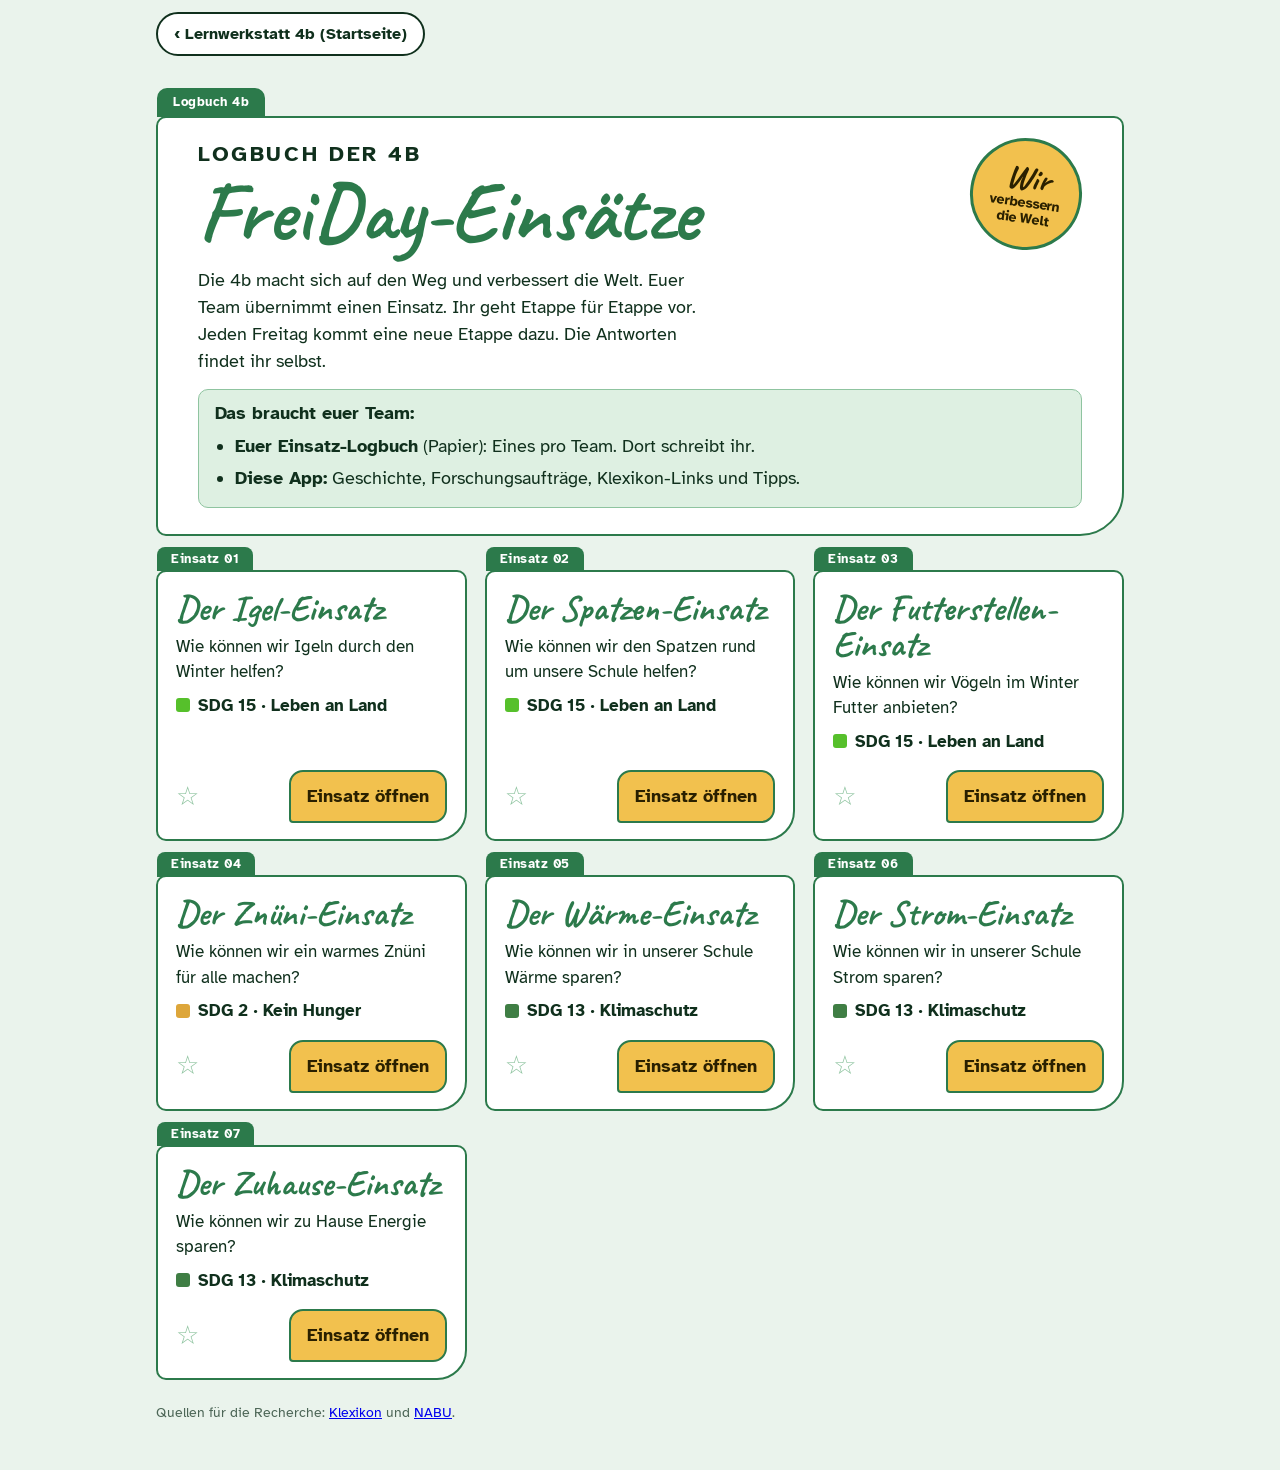
<file: landing/einsaetze.html>
<!doctype html>
<html lang="de-CH">
<head>
<meta charset="utf-8">
<meta name="viewport" content="width=device-width,initial-scale=1">
<title>FreiDay-Einsätze 4b</title>
<link rel="preconnect" href="https://fonts.googleapis.com"><link rel="preconnect" href="https://fonts.gstatic.com" crossorigin>
<link rel="stylesheet" href="https://fonts.googleapis.com/css2?family=Zilla+Slab:wght@600;700&family=Atkinson+Hyperlegible:ital,wght@0,400;0,700;1,400&family=Caveat:wght@600;700&display=swap">
<style>
/* FreiDay-Einsätze: Stil «Wegmarke» (grün, sonnengelb, Handschrift). Basis-Layout stammt von den Klimadetektiven, Farben und Formen sind unten im Block «FreiDay-Look» überschrieben. */
:root{--desk:#dde3de;--folder:#e7d6ae;--folder-edge:#cdb886;--paper:#fbfaf6;--ink:#1c2420;--muted:#5b6660;--rule:#d4d9d3;--stamp:#b3302a;--ok:#1d7f4c;--ok-soft:#ddf0e3;--bad:#b3302a;--bad-soft:#f8e1dd;--hl:#f2d24b;--hl-soft:#f7ebb0;--blue:#2d62c4;--orange:#c9661a;--cold:#cfe0f7;
 --f-display:"Zilla Slab",Rockwell,Georgia,serif;--f-body:"Atkinson Hyperlegible",system-ui,-apple-system,"Segoe UI",sans-serif;--f-type:"Courier Prime","Courier New",ui-monospace,monospace;color-scheme:light}
*{box-sizing:border-box}
[hidden]{display:none!important}
html{-webkit-text-size-adjust:100%}
body{margin:0;background:var(--desk);color:var(--ink);font-family:var(--f-body);font-size:18px;line-height:1.5}
main{max-width:1000px;margin:0 auto;padding:30px max(16px,env(safe-area-inset-right,0px)) 40px max(16px,env(safe-area-inset-left,0px))}
h1,h2,h3{margin:0;text-wrap:balance}
p{margin:6px 0}
button{font:inherit;color:inherit;cursor:pointer}
button:focus-visible,input:focus-visible,summary:focus-visible,a:focus-visible{outline:3px solid var(--blue);outline-offset:2px}
.muted{color:var(--muted);font-size:.9rem}
.lbl{font-family:var(--f-type);font-size:13px;letter-spacing:.08em;text-transform:uppercase;color:var(--muted)}

/* Titelblatt */
.cover{background:var(--folder);border:1px solid var(--folder-edge);border-radius:4px 14px 14px 14px;padding:26px clamp(18px,4vw,40px) 26px;position:relative;display:flex;flex-direction:column;gap:14px;margin-top:30px}
.cover::before{content:"Aktenzeichen 4b.K.1";position:absolute;top:-30px;left:-1px;background:var(--folder);border:1px solid var(--folder-edge);border-bottom:0;border-radius:10px 10px 0 0;padding:5px 16px 4px;font-family:var(--f-type);font-size:13px;color:var(--muted)}
.cover h1{font-family:var(--f-display);font-weight:700;font-size:clamp(40px,8vw,72px);line-height:.98;letter-spacing:-.01em}
.cover h1 span{display:block;font-size:.34em;letter-spacing:.14em;text-transform:uppercase;font-family:var(--f-type);font-weight:700;color:var(--muted);margin-bottom:8px}
.cover p{max-width:44ch;margin:0}
.bigstamp{position:absolute;right:clamp(14px,4vw,40px);top:22px;border:4px solid var(--stamp);color:var(--stamp);font-family:var(--f-type);font-weight:700;font-size:clamp(13px,2.2vw,19px);letter-spacing:.12em;padding:6px 12px;border-radius:6px;transform:rotate(-9deg);text-align:center;line-height:1.15;opacity:.85;animation:slam .5s cubic-bezier(.3,1.4,.6,1)}
.bigstamp b{display:block;font-size:2em;letter-spacing:.04em}
@keyframes slam{0%{transform:rotate(-9deg) scale(2.2);opacity:0}60%{transform:rotate(-9deg) scale(.94);opacity:.95}100%{transform:rotate(-9deg) scale(1);opacity:.85}}
@media (prefers-reduced-motion:reduce){.bigstamp{animation:none}}
@media (max-width:620px){.bigstamp{position:static;align-self:flex-start;transform:rotate(-4deg);animation:none}}
.now{display:flex;flex-wrap:wrap;align-items:baseline;gap:4px 14px;background:var(--paper);border:1px solid var(--folder-edge);border-radius:10px;padding:10px 14px;align-self:flex-start}
.now b{font-family:var(--f-display);font-size:1.7rem;line-height:1}
.now small{color:var(--muted);font-family:var(--f-type);font-size:13px}

/* Akten (Fälle) */
.files{display:grid;grid-template-columns:repeat(3,minmax(0,1fr));gap:34px 18px;margin-top:34px}
@media (max-width:860px){.files{grid-template-columns:repeat(2,minmax(0,1fr))}}
@media (max-width:540px){.files{grid-template-columns:1fr}}
.file{position:relative;background:var(--folder);border:1px solid var(--folder-edge);border-radius:0 10px 10px 10px;padding:18px 18px 16px;display:flex;flex-direction:column;gap:8px;min-width:0}
.file .tab{position:absolute;top:-25px;left:-1px;background:var(--folder);border:1px solid var(--folder-edge);border-bottom:0;border-radius:8px 8px 0 0;padding:3px 14px 2px;font-family:var(--f-type);font-size:13px;font-weight:700}
.file h3{font-family:var(--f-display);font-weight:700;font-size:28px;line-height:1.05;text-transform:none;letter-spacing:0;color:var(--ink);margin:0}
.file p{margin:0;color:var(--muted);font-size:17px}
.file .foot{display:flex;justify-content:space-between;align-items:center;gap:10px;margin-top:auto;padding-top:8px}
.stars{font-size:26px;line-height:1;color:var(--folder-edge)}
.stars.on{color:var(--stamp)}
.open{background:var(--ink);color:var(--paper);border:0;border-radius:8px;padding:11px 16px;font-weight:700;min-height:46px}
.open:hover{filter:brightness(1.2)}
.solvedst{position:absolute;right:12px;top:10px;border:3px solid var(--stamp);color:var(--stamp);font-family:var(--f-type);font-weight:700;font-size:14px;letter-spacing:.12em;padding:2px 8px;border-radius:4px;transform:rotate(8deg);opacity:.85}

/* Spielleiste und Karte */
.gbar{display:flex;align-items:center;gap:14px;flex-wrap:wrap;background:var(--folder);border:1px solid var(--folder-edge);border-radius:12px;padding:12px 16px;margin-bottom:16px}
.gbar .ttl{font-family:var(--f-display);font-weight:700;font-size:28px;flex:1;min-width:0;line-height:1.1}
.gbar .ttl small{display:block;font-family:var(--f-type);font-size:12px;letter-spacing:.08em;color:var(--muted);text-transform:uppercase;font-weight:400}
.back{background:var(--paper);border:1px solid var(--folder-edge);border-radius:8px;padding:10px 14px;min-height:46px;font-weight:700}
.back:hover{border-color:var(--ink)}
.qcard{background:var(--paper);border:1px solid var(--rule);border-radius:4px 14px 14px 14px;padding:clamp(16px,3.5vw,30px);box-shadow:0 1px 0 var(--rule),0 8px 24px rgba(20,30,25,.08)}
h3{font-family:var(--f-type);font-size:13px;letter-spacing:.08em;text-transform:uppercase;color:var(--muted);font-weight:700;margin:18px 0 6px}
.q{font-family:var(--f-display);font-size:clamp(24px,3.6vw,30px);font-weight:700;line-height:1.2;margin:20px 0 6px}
.steps{display:flex;gap:6px;margin:0 0 4px;padding:0;list-style:none}
.steps li{flex:1;display:flex;flex-direction:column;gap:5px;font-family:var(--f-type);font-size:13px;font-weight:700;color:var(--muted)}
.steps li::before{content:"";height:10px;border-radius:3px;background:var(--rule)}
.steps li.done::before{background:var(--ok)}
.steps li.on::before{background:var(--ink)}
.steps li.on{color:var(--ink)}
.steps li i{display:none}

/* Auswahl */
.chips{display:flex;flex-wrap:wrap;gap:8px;margin:6px 0 4px}
.chip{display:flex;flex-direction:column;align-items:flex-start;justify-content:center;min-height:52px;padding:6px 16px;border:2px solid var(--rule);border-radius:10px;background:var(--desk);font-weight:700;line-height:1.15;font-size:18px}
.chip small{font-weight:400;font-size:13px;color:var(--muted);font-family:var(--f-type)}
.chip:hover:not(:disabled){border-color:var(--ink)}
.chip[aria-pressed=true]{background:var(--ink);color:var(--paper);border-color:var(--ink)}
.chip[aria-pressed=true] small{color:#cfd6d1}
.chip:disabled{opacity:.4;cursor:not-allowed}
.chips input[type=date]{font:inherit;min-height:52px;border:2px solid var(--rule);border-radius:10px;padding:4px 10px;background:var(--desk);color:var(--ink)}
.opts{display:grid;gap:10px;margin:10px 0}
.opts.two{grid-template-columns:repeat(auto-fit,minmax(210px,1fr))}
.opt{display:flex;align-items:center;gap:12px;width:100%;min-height:68px;padding:12px 16px;border:2px solid var(--rule);border-radius:10px;background:var(--desk);text-align:left;font-weight:700;font-size:20px;line-height:1.2;transition:transform .08s}
.opt small{display:block;font-family:var(--f-type);font-weight:400;font-size:14px;color:var(--muted)}
.opt:hover{border-color:var(--ink);transform:translateY(-1px)}
.opt[aria-pressed=true]{border-color:var(--ink);background:var(--hl-soft);box-shadow:inset 6px 0 0 var(--ink)}
.load{padding:18px;border:2px dashed var(--muted);border-radius:12px;text-align:center;font-family:var(--f-type);font-weight:700;margin:16px 0}

/* Rückmeldung wie ein Stempel auf dem Blatt */
.fb{position:relative;border:2px solid var(--ok);border-radius:10px;padding:12px 16px;margin:16px 0 8px;background:var(--ok-soft)}
.fb.near{border-color:var(--folder-edge);background:var(--hl-soft)}
.fb.no{border-color:var(--bad);background:var(--bad-soft)}
.fb strong{display:block;font-family:var(--f-display);font-size:26px;line-height:1.15;padding-right:0}
.fb .stp{position:absolute;right:12px;top:-14px;background:var(--paper);border:3px solid var(--ok);color:var(--ok);font-family:var(--f-type);font-weight:700;font-size:13px;letter-spacing:.1em;text-transform:uppercase;padding:1px 8px;border-radius:4px;transform:rotate(4deg)}
.fb:focus{outline:none}
.fb.info{background:#fff;border-color:var(--ink)}
.rot{color:#d62828;font-weight:700}.blau{color:#1d4ed8;font-weight:700}
.auftrag{border:2px solid var(--ink);border-radius:10px;padding:6px 16px 14px;background:#fff;margin:14px 0}
.auftrag ol{margin:6px 0 10px;padding-left:24px;display:flex;flex-direction:column;gap:8px;font-size:1.05rem}
.chk{display:flex;align-items:center;gap:12px;padding:10px 14px;border:2px solid var(--rule);border-radius:10px;background:var(--desk);margin:8px 0;cursor:pointer;font-weight:700;min-height:54px}
.chk input{width:28px;height:28px;flex:none;accent-color:var(--ink);margin:0}
.chk:has(input:checked){background:var(--ok-soft);border-color:var(--ok)}
.btn:disabled{opacity:.4;cursor:not-allowed;filter:none}
.explore{border:1px dashed var(--muted);border-radius:10px;padding:6px 14px;margin:16px 0}
.orte{display:grid;grid-template-columns:repeat(3,minmax(0,1fr));gap:10px;margin:10px 0}
.ort{border:2px solid var(--ink);border-radius:10px;padding:10px 6px;text-align:center;background:#fff;display:flex;flex-direction:column;gap:2px}
.ort b{font-family:var(--f-display);font-size:1.25rem}
.ort small{color:var(--muted);font-family:var(--f-type);font-size:12px}
.ort .t{font-family:var(--f-display);font-weight:700;font-size:clamp(22px,5vw,34px);line-height:1.2}
.day.a{border-top:8px solid #d62828}.day.b{border-top:8px solid #1d4ed8}
.day.win.a{border-top-color:#d62828}.day.win.b{border-top-color:#1d4ed8}

@media (prefers-reduced-motion:no-preference){.fb{animation:pop .25s ease-out}@keyframes pop{from{transform:scale(.97);opacity:.4}}}
.fail{border:2px solid var(--bad);border-radius:10px;padding:12px 16px;background:var(--bad-soft);margin:16px 0}
.btn{min-height:50px;padding:10px 20px;border:0;border-radius:10px;background:var(--ink);color:var(--paper);font-weight:700}
.btn:hover{filter:brightness(1.2)}
.btn.light{background:var(--paper);color:var(--ink);border:2px solid var(--rule)}
.btn.light:hover{border-color:var(--ink);filter:none}
.fig{border:1px solid var(--rule);border-radius:10px;padding:8px;margin:12px 0;background:#fff}
.fig svg{display:block;width:100%;height:auto}
.legend{display:flex;flex-wrap:wrap;gap:6px 18px;margin:4px 0 0;font-weight:700;font-size:.95rem}
.legend i{display:inline-block;width:26px;height:0;border-top:5px solid #d62828;vertical-align:middle;margin-right:6px;border-radius:3px}
.legend i.b{border-top:5px dashed #1d4ed8}
.cells{display:flex;flex-wrap:wrap;gap:8px;margin:6px 0}
.cell{min-width:68px;flex:1 1 68px;text-align:center;border:1px solid var(--folder-edge);border-radius:8px;padding:4px 6px;background:var(--folder)}
.cell span{display:block;font-family:var(--f-type);font-size:12px;color:var(--muted)}
.cell b{font-family:var(--f-type);font-size:1.25rem}
.tabs{overflow-x:auto}
table{border-collapse:collapse;width:100%;min-width:480px;margin:6px 0;font-family:var(--f-type)}
th,td{border:1px solid var(--folder-edge);padding:6px;text-align:center}
th{background:var(--folder);font-size:.85rem}
td.l{text-align:left;font-weight:700;white-space:nowrap;background:var(--paper)}
.two-days{display:grid;grid-template-columns:1fr 1fr;gap:10px;margin:12px 0}
.day{border:2px solid var(--rule);border-radius:10px;padding:10px 12px;text-align:center;background:var(--paper)}
.day.win{background:var(--hl-soft);border-color:var(--ink)}
.day h4{margin:0;font-family:var(--f-type);font-size:.95rem}
.day .big{font-family:var(--f-display);font-size:2.1rem;font-weight:700;line-height:1.2}
.day small{display:block;color:var(--muted);font-size:.9rem}
.note{border:2px dashed var(--muted);border-radius:10px;background:#fffdf2;padding:12px 16px;margin:18px 0;font-family:var(--f-type);font-size:1.02rem}
.note>b:first-child{display:block;margin-bottom:4px;font-family:var(--f-display);font-size:1.3rem}
.note p{margin:6px 0;line-height:1.7}
.tagb{display:inline-block;background:var(--hl-soft);border:2px solid var(--ink);border-radius:8px;padding:6px 14px;margin:6px 0;font-size:1.1rem}
.kap{position:relative;background:#fffdf2;border:2px solid var(--folder-edge);border-left:8px solid var(--ink);border-radius:4px 12px 12px 4px;padding:20px clamp(14px,3vw,22px) 12px;margin:30px 0 18px}
.kaptag{position:absolute;right:12px;top:-14px;background:var(--ink);color:var(--paper);font-family:var(--f-type);font-weight:700;font-size:13px;letter-spacing:.1em;text-transform:uppercase;padding:2px 10px;border-radius:4px}
.kap .kaph{font-family:var(--f-display);font-size:1.4rem;letter-spacing:0;text-transform:none;color:var(--ink);margin:0 0 6px}
.kap p{margin:8px 0;line-height:1.7;font-size:1.05rem}
.need{background:var(--paper);border:1px solid var(--folder-edge);border-radius:10px;padding:10px 16px;align-self:stretch}.need ul{margin:6px 0 2px 20px;padding:0}.need li{margin:5px 0;line-height:1.5}
.beweis{position:relative;background:var(--paper);border:2px solid var(--folder-edge);border-left:8px solid var(--stamp);border-radius:4px 12px 12px 4px;padding:20px clamp(14px,3vw,22px) 14px;margin:14px 0 20px}
.bwtag{position:absolute;right:12px;top:-14px;background:var(--paper);border:3px solid var(--stamp);color:var(--stamp);font-family:var(--f-type);font-weight:700;font-size:13px;letter-spacing:.1em;text-transform:uppercase;padding:1px 8px;border-radius:4px;transform:rotate(-2deg)}
.beweis .bwh{font-family:var(--f-display);font-size:1.4rem;letter-spacing:0;text-transform:none;color:var(--ink);margin:0 0 6px}
.beweis p{margin:8px 0;line-height:1.7;font-size:1.05rem}
.beweis .quelle{font-size:.95rem;margin:12px 0 0;color:var(--muted)}.beweis .quelle a{color:var(--ink);font-weight:700}
.merk{background:var(--hl-soft);border-radius:8px;padding:8px 14px;margin-top:12px}
.merk ul{margin:4px 0 2px 18px;padding:0}.merk li{margin:3px 0;line-height:1.5}
.spur{border:2px dashed var(--muted);border-radius:10px;background:#fff;padding:6px 16px;margin:10px 0}
.spur p{margin:8px 0;line-height:1.6}
.blank{display:inline-block;min-width:3.2em;border-bottom:3px solid var(--ink);text-align:center;padding:0 6px;font-weight:700}
.think{border-left:6px solid var(--stamp);padding:4px 12px;margin:12px 0;font-family:var(--f-display);font-size:1.3rem;font-weight:700}
.actions{display:flex;flex-wrap:wrap;gap:10px;margin:16px 0 4px}
#map{height:320px;border:1px solid var(--rule);border-radius:10px;margin:8px 0}
.leaflet-tooltip.lbl{font-family:var(--f-body);font-weight:700;font-size:15px;color:#14211f;border:2px solid #14211f;border-radius:8px;text-transform:none;letter-spacing:0}
details{margin:10px 0}
tr.dim td{color:var(--muted)}
summary{cursor:pointer;font-weight:700;min-height:36px}
footer{max-width:1000px;margin:0 auto;padding:0 16px 30px;color:var(--muted);font-size:.85rem;font-family:var(--f-type)}
footer a{color:inherit}
@media (max-width:520px){body{font-size:17px}.two-days{grid-template-columns:1fr}}

/* FreiDay-Einsätze */
.cover::before{content:"Logbuch 4b"!important}
.todo{margin:8px 0 12px 22px;padding:0}.todo li{margin:6px 0;line-height:1.55}
.klx{display:inline-block;background:var(--ink);color:var(--paper)!important;text-decoration:none;font-weight:700;padding:8px 14px;border-radius:8px;margin:4px 0}
.kurz{background:#fff4cf;border-radius:10px;padding:8px 14px;margin:8px 0;font-size:1.05rem;line-height:1.5}.kurz p{margin:4px 0}.rkopf{display:flex;flex-wrap:wrap;align-items:center;justify-content:space-between;gap:6px 10px}.tgl{display:inline-flex;flex:none;margin-left:auto;border:2px solid var(--green);border-radius:99px;overflow:hidden}.tgl button{font:inherit;font-size:.9rem;font-weight:700;border:0;background:#fff;color:var(--green);padding:4px 12px;cursor:pointer;line-height:1.4}.tgl button.on{background:var(--green);color:#fff}.mehr{font-size:.95rem;margin-top:10px}.qline{margin:6px 0}.sw{display:inline-block;background:#fff4cf;border:2px solid var(--sun);border-radius:99px;padding:1px 12px;font-weight:700}.rollen{display:grid;gap:14px;margin:12px 0}
.rolle{position:relative;border:2px solid var(--ink);border-radius:10px;padding:12px 16px 8px 64px;background:#fff}
.rbadge{position:absolute;left:14px;top:12px;width:38px;height:38px;border-radius:50%;background:var(--ink);color:var(--paper);display:flex;align-items:center;justify-content:center;font-family:var(--f-display);font-weight:700;font-size:1.3rem}
.fr{margin:6px 0 4px 20px;padding:0}.fr li{margin:5px 0}
.vier{display:grid;grid-template-columns:1fr 1fr;gap:10px;margin:12px 0}
@media(max-width:560px){.vier{grid-template-columns:1fr}}
.v4{border:2px solid var(--ink);border-radius:10px;padding:8px 14px;background:#fff}.v4 b{font-family:var(--f-display);font-size:1.4rem;display:block}.v4 small{display:block;font-family:var(--f-type);color:var(--muted);text-transform:uppercase;letter-spacing:.06em}
.ideen{display:grid;grid-template-columns:1fr 1fr;gap:10px;margin:12px 0}
@media(max-width:560px){.ideen{grid-template-columns:1fr}}
.idee{position:relative;border:2px dashed var(--muted);border-radius:10px;padding:10px 14px 6px 64px;background:#fff}
.note.warn{border-color:var(--stamp);background:#fdf0ee}
.sdgchip{display:flex;align-items:center;gap:8px;font-family:var(--f-type);font-weight:700;font-size:.9rem}.sdgchip i{display:inline-block;width:14px;height:14px;border-radius:3px}

/* FreiDay-Look: grün und sonnengelb, runde Formen, Handschrift für Titel (passend zur Startseite) */
:root{--desk:#eaf3ec;--folder:#def0e2;--folder-edge:#8fc4a0;--paper:#fff;--ink:#10301d;--muted:#4d6657;--rule:#cfe0d4;--stamp:#2c7a4b;--ok:#2c7a4b;--ok-soft:#def0e2;--hl:#f2c14e;--hl-soft:#fbe9b4;--blue:#1f6fb5;--green:#2c7a4b;--sun:#f2c14e;
 --f-display:"Atkinson Hyperlegible",system-ui,-apple-system,"Segoe UI",sans-serif;--f-type:var(--f-display);--f-hand:"Caveat","Atkinson Hyperlegible",cursive}
.lbl,.chip small,.opt small,.cell span,.ort small,.now small,.v4 small,.gbar .ttl small,.steps li,footer{font-family:var(--f-body)}
.cover{background:#fff;border:2px solid var(--green);border-radius:10px 10px 44px 10px;overflow:visible}
.cover::before{background:var(--green)!important;color:#fff!important;border:0!important;border-radius:10px 10px 0 0!important;font-family:var(--f-body)!important;font-weight:700;letter-spacing:.04em}
.cover h1{font-family:var(--f-hand);font-size:clamp(48px,9vw,84px);line-height:.95;letter-spacing:0;color:var(--green)}
.cover h1 span{font-family:var(--f-body);color:var(--ink);font-size:.26em;letter-spacing:.12em}
.sun{position:absolute;right:clamp(14px,4vw,40px);top:20px;background:var(--sun);color:#2a2000;border:3px solid var(--green);border-radius:50%;width:112px;height:112px;display:flex;flex-direction:column;align-items:center;justify-content:center;text-align:center;font-weight:700;font-size:14px;line-height:1.15;transform:rotate(8deg);padding:8px}
.sun b{font-family:var(--f-hand);font-size:34px;line-height:1}
@media (max-width:620px){.sun{position:static;align-self:flex-start;transform:rotate(-4deg)}}
.now,.need{background:var(--folder);border-color:var(--folder-edge)}
.file{background:#fff;border:2px solid var(--green);border-radius:10px 10px 30px 10px}
.file .tab{background:var(--green);color:#fff;border:0;font-family:var(--f-body);letter-spacing:.04em}
.file h3{font-family:var(--f-hand);font-size:36px;line-height:1;color:var(--green)}
.file p{color:var(--ink)}
.stars{color:var(--folder-edge)}.stars.on{color:#e0a100}
.solvedst{border-color:var(--green);color:var(--green);font-family:var(--f-body)}
.open,.btn{background:var(--sun);color:#2a2000;border:2px solid var(--green);border-radius:14px 14px 14px 4px}
.btn.light{background:#fff;color:var(--ink);border:2px solid var(--green)}
.open:hover,.btn:hover{filter:none;background:#f7d27a}
.gbar{background:var(--green);border-color:var(--green);color:#fff;border-radius:10px 10px 30px 10px}
.gbar .ttl{font-family:var(--f-hand);font-size:36px}.gbar .ttl small{color:#d8efdf}
.back{background:#fff;border:2px solid var(--sun);color:var(--ink);border-radius:12px}
.qcard{border-radius:10px 10px 36px 10px;border:2px solid var(--folder-edge)}
h3{font-family:var(--f-body)}
.steps li.on::before{background:var(--sun);outline:2px solid var(--green)}.steps li.done::before{background:var(--green)}
.chip[aria-pressed=true],.opt[aria-pressed=true]{border-color:var(--green)}
.kap{background:#f4faf5;border:2px solid var(--folder-edge);border-left:8px solid var(--sun);border-radius:4px 14px 14px 4px}
.kaptag{background:var(--green);font-family:var(--f-body);transform:none}
.kap .kaph,.beweis .bwh{font-family:var(--f-hand);font-size:2rem;line-height:1.1;color:var(--green)}
.kap p{font-size:1.1rem}
.auftrag{border-color:var(--green);border-radius:14px 14px 14px 4px;background:#fff}
.chk:has(input:checked){background:var(--ok-soft);border-color:var(--green)}.chk input{accent-color:var(--green)}
.klx{background:var(--green)}
.rolle,.v4{border-color:var(--green);background:#fff}.rbadge{background:var(--green);font-family:var(--f-hand);font-size:1.7rem}
.v4 b{font-family:var(--f-hand);font-size:1.9rem;color:var(--green)}
.idee{border-color:var(--folder-edge);background:#fff}
.beweis{border-color:var(--folder-edge);border-left:8px solid var(--green)}
.bwtag{border-color:var(--green);color:var(--green);font-family:var(--f-body);transform:none}
.fb{border-color:var(--green);background:var(--ok-soft)}.fb .stp{border-color:var(--green);color:var(--green);font-family:var(--f-body)}.fb strong{font-family:var(--f-hand);font-size:2rem;color:var(--green)}
.note.warn{border-color:#c9661a;background:#fdf1e3}
.merk{background:var(--hl-soft)}
.note{background:#fffdf2}
.note>b:first-child{font-family:var(--f-body)}

.homelink{max-width:1000px;margin:0 auto;padding:12px max(16px,env(safe-area-inset-right,0px)) 0 max(16px,env(safe-area-inset-left,0px))}
.homelink a{display:inline-flex;align-items:center;gap:6px;min-height:44px;padding:6px 16px;border-radius:99px;background:#fff;color:var(--ink);border:2px solid var(--ink);font-weight:700;font-size:16px;text-decoration:none}
.homelink a:hover{background:var(--ink);color:#fff}
.homelink a:focus-visible{outline:3px solid var(--blue);outline-offset:2px}

.foto{display:flex;flex-direction:column;align-items:center;gap:2px;background:#fff8e6;border:2px dashed var(--folder-edge);border-radius:14px;padding:14px;margin:12px 0}
.foto img{width:100%;max-width:560px;border-radius:10px;display:block}figure.foto{margin:12px 0}
.foto .fe{font-size:72px;line-height:1}.foto .fl{font-size:28px;letter-spacing:6px}.foto small{color:var(--muted)}
.tipps{margin:10px 0}.tipps .muted{margin:0 0 6px;font-size:.95rem}
.chk.self{background:#fffdf2;border-style:dashed}
.loesung{background:#f4faf5;border:2px solid var(--green);border-radius:12px;padding:10px 14px;margin:8px 0 12px}
.loesung .lbl{display:inline-block;background:var(--green);color:#fff;font-weight:700;font-size:.85rem;padding:2px 10px;border-radius:99px;margin-bottom:6px}
.loesung p{margin:4px 0}
.rtab{border-collapse:collapse;width:100%;margin:10px 0 14px;background:#fff}.rtab th,.rtab td{border:2px solid var(--folder-edge);padding:8px 10px;text-align:center;font-size:1.05rem}.rtab th{background:var(--ok-soft)}.rtab td:first-child{text-align:left;font-weight:700}.rtab{table-layout:fixed;min-width:0}.rtab th:first-child,.rtab td:first-child{width:34%}@media(max-width:480px){.rtab th,.rtab td{padding:6px 3px;font-size:.9rem;overflow-wrap:anywhere}}
</style>

</head>
<body>
<nav class="homelink" aria-label="Zur Startseite"><a href="/sol">‹ Lernwerkstatt 4b (Startseite)</a></nav>
<main id="app" aria-live="polite"></main>
<script>
/* FreiDay-Einsätze: Geschichte der 4b mit SDG-Bezug. Pro Team ein Einsatz, fünf Etappen, Klexikon als Recherche. */
const KLX=t=>`<a class="klx" href="https://klexikon.zum.de/wiki/${encodeURIComponent(t)}" target="_blank" rel="noopener">Klexikon: ${t} ↗</a>`;
const EINS={
 igel:{col:'#56c02b',sdgg:'Der Igel lebt an Land. Wir schützen sein Zuhause: Laub, Hecken und Garten.',foto:{img:'/img/igel.jpg',cap:'Ein junger Igel im Herbstlaub<br>Foto: Monicore, <a href="https://pixabay.com/photos/hedgehog-autumn-garden-985315/" target="_blank" rel="noopener">Pixabay</a>',aria:'Foto: ein kleiner Igel sitzt zwischen gelben und braunen Herbstblättern.'},verm:'Was könnte im Winter mit dem Igel passieren?',sdgl:'Die Karte <b>SDG 15: Leben an Land</b> passt am besten: Wir schützen Tiere und ihren Lebensraum an Land. Auch SDG 13 (Klimaschutz) kann passen, wenn ihr es gut begründet habt.',satzs:['Ein Igel schläft im Winter in','Dafür brauchen wir'],nr:1,t:'Der Igel-Einsatz',frage:'Wie können wir Igeln durch den Winter helfen?',sdg:15,sdgn:'Leben an Land',sdgt:'Wir schützen Tiere und ihren Lebensraum an Land.',
  zeit:['Fr 20.11.','Fr 20.11.','Fr 27.11.','Fr 4.12.','Fr 11.12.','Fr 18.12.'],
  kap:[
   {t:'Der Hilferuf',p:['Mitte November. Der erste Frost kommt. In der grossen Pause ruft ein Kind der 4b: «Kommt schnell! Im Laub liegt ein Igel!» Alle rennen hin. Der Igel ist klein und dünn. Ein Nest sehen die Kinder nirgends.',
     '«Was ist mit ihm los?», fragt ein Kind. «Was braucht er jetzt?», fragt ein anderes. «Und wie können wir helfen?» Alle reden durcheinander.',
     'Da sagt jemand: «Stopp. Zuerst schauen wir genau hin. Dann sammeln wir, was wir vermuten.»']},
   {t:'Forschen',p:['Die Teams wollen es genau wissen. Aber niemand ist Igel-Experte. «Wo finden wir die Antworten?», fragt ein Kind. «Im Klexikon!», ruft ein anderes.','Es gibt nur ein Tablet pro Team. Darum forschen die Teams in zwei Runden. Schnelle Teams machen eine dritte. In jeder Runde sucht ein anderes Kind. Die anderen lesen mit.']},
   {t:'Der Plan',p:['Jetzt wissen die Teams viel mehr. «Der Igel will im Winter schlafen», sagt ein Kind. «Aber wie können wir ihm dabei helfen?»','Die Teams überlegen, probieren Ideen aus und entscheiden sich. Sie schreiben auf, was sie tun wollen und wer was macht.']},
   {t:'Das Umsetzen',p:['Der Plan steht. Die Teams ziehen Handschuhe an und legen los. Aber vorher fragt ein Kind: «Dürfen wir das hier überhaupt? Und liegt hier nicht schon ein Nest?»','«Leise», flüstert ein anderes Kind. «Ein Igel braucht Ruhe.» Am Ende macht die Lehrperson ein Foto.']},
   {t:'Das Prüfen',p:['Das Werk ist fertig. Aber ist es auch gut? «Woran merken wir das?», fragt ein Kind. Die Teams überlegen sich Prüffragen. Dann schaut ein anderes Team oder ein Gast genau hin.','Manche Teams merken: Hier können wir noch etwas besser machen.']},
   {t:'Der Bericht',p:['Die letzte Etappe. Jedes Team zeigt der Klasse, was es gefragt, herausgefunden, gemacht und geprüft hat. Alle staunen, wie viel die 4b in fünf Wochen geschafft hat.','Der Igel hat Hilfe bekommen. Und die Welt ist ein Stück besser.']}],
  felder:[
   {k:'B',t:'Schlafen',src:[['Klexikon: Winterschlaf','https://klexikon.zum.de/wiki/Winterschlaf'],['Klexikon: Igel','https://klexikon.zum.de/wiki/Igel']],sw:['Körpertemperatur','Herzschlag','Nest'],auftrag:'Finde heraus: <b>Wo schläft ein Igel im Winter? Was passiert dabei in seinem Körper?</b>',
    tipp:['Was würdest du als Tier tun, wenn es kalt ist und kein Futter gibt?','Der Körper steht bei «Winterschlaf». Den Schlafplatz findet ihr bei «Igel»: Wo verstecken sich Igel?'],
    loesung:'Der Igel schläft in einem Nest aus Laub und Ästen. Im Winterschlaf sinkt seine Körpertemperatur. Atmung und Herzschlag werden langsamer. So braucht er weniger Energie.',lang:'Im Winter ist es kalt und es gibt wenig Futter. Darum halten Igel Winterschlaf. Sie schlafen in einem <b>Nest</b> aus Laub und Ästen, das sie sich selbst polstern. Dabei sinkt die <b>Körpertemperatur</b>. Atmung und <b>Herzschlag</b> werden langsamer. So verbrauchen sie weniger Energie und können mehrere Monate schlafen, ohne zu fressen. Dafür haben sie sich im Herbst einen Fettvorrat angefressen. Die meisten Igel schlafen ab Mitte November bis in den März oder April. Manchmal machen sie Pausen und wachen auf. Wird ihr Nest zerstört, müssen sie ein neues suchen. Das kostet viel Energie und treibt viele Igel in den Tod.',kurz:'Der Igel schläft im Winter in einem <b>Nest</b> aus Laub und Ästen. Im Winterschlaf sinkt seine <b>Körpertemperatur</b>. Atmung und <b>Herzschlag</b> werden langsamer. So braucht er weniger Energie.',z:false},
   {k:'C',t:'Helfen',src:[['NABU: Unterschlupf für Igel im Winter','https://www.nabu.de/aktiv-werden/naturnah-gaertnern/tiere-im-garten/winterquartiere/unterschlupf-fuer-igel-im-winter']],sw:['Erdmulden','Reisig','Totholz'],auftrag:'Finde heraus: <b>Wo suchen Igel im Winter einen Schlafplatz? Wie kann man ihnen helfen?</b>',
    tipp:['Wo würdest du dich als Igel im Winter verstecken: im Freien, geschützt vor Wind und Regen?','Im Klexikon steht dazu fast nichts. Darum lest ihr hier die Seite vom <b>NABU</b>. Findet im Text diese Wörter. Sie stehen zum Teil in längeren Wörtern, zum Beispiel «Reisighaufen».'],
    loesung:'Igel schlafen in Erdmulden, unter Hecken und in Haufen aus totem Holz, Reisig und Laub. Am besten hilft ein naturnaher Garten mit Laub, Totholz und Verstecken. Füttern nur wenn nötig, und dann nur Katzenfutter.',lang:'Schutz gegen Kälte finden Igel in <b>Erdmulden</b>, unter Hecken und in Reisighaufen. Das ideale Winterquartier ist ein Haufen aus <b>Totholz</b>, <b>Reisig</b> und Laub. Auch Holzstapel, Wurzelwerk, Trockenmauern und Kompostmieten sind gute Verstecke. Die beste Hilfe ist ein naturnaher Garten mit Hecke, Obstbaum oder Wiese. Den Rasen mäht man nicht ständig, und nicht jedes Laubblatt wird weggesaugt. Schlafende Igel können nicht fliehen. Darum setzt man einen Unterschlupf im Winter nicht mehr um. Füttern sollte man Igel nur, wenn es wirklich notwendig ist. Von Menschenfutter vertragen sie nur Katzenfutter, nie Speisereste.',kurz:'Igel schlafen in <b>Erdmulden</b>, unter Hecken und in Haufen aus <b>Totholz</b>, <b>Reisig</b> und Laub. Am besten hilft ein Garten mit Laub, Totholz und Verstecken. Füttern nur, wenn es nötig ist, und dann nur Katzenfutter.',z:false},
   {k:'A',t:'Essen',src:[['Klexikon: Igel','https://klexikon.zum.de/wiki/Igel']],sw:['fressen','Herbst'],auftrag:'Finde heraus: <b>Was frisst ein Igel? Und warum ist das im Herbst besonders wichtig?</b>',
    tipp:['Was braucht ein Tier, wenn es lange nichts fressen kann?','Ihr findet beides auf der Seite «Igel». Lest den Abschnitt «Wie leben unsere Igel und was fressen sie?» und den Abschnitt «Soll man Igel füttern?».'],
    loesung:'Ein Igel frisst vor allem Insekten, Käfer und ihre Larven, Raupen, Regenwürmer und Schnecken. Im Herbst muss er sich für den Winterschlaf Fett anfressen (einen Fettvorrat). Im Winter findet er kaum Futter.',lang:'Igel <b>fressen</b> vor allem Insekten: Käfer und ihre Larven, Raupen, Regenwürmer, Tausendfüsser, Heuschrecken und Ameisen. Sehr gern fressen sie Schnecken. Darum sind Igel im Garten sehr nützlich. Sie suchen ihr Futter in der Dämmerung und in der Nacht. Am Tag schlafen sie unter Laub und Ästen. Im <b>Herbst</b> müssen sie sich Fett anfressen. Das ist ihr Vorrat für den Winterschlaf. Junge Igel, die spät geboren werden, haben dafür zu wenig Zeit. Die meisten von ihnen sterben. Im Winter findet ein Igel kaum Futter.',kurz:'Igel <b>fressen</b> vor allem Insekten, Käfer und ihre Larven, Raupen, Regenwürmer und Schnecken. Im <b>Herbst</b> muss sich der Igel Fett anfressen. Das ist sein Fettvorrat für den Winterschlaf. Im Winter findet er kaum Futter.',z:true}],
  satz:{loesung:'Ein Igel schläft im Winter in einem <b>Nest aus Laub, Totholz und Reisig</b>, in einer ruhigen, geschützten Ecke. Dafür brauchen wir <b>Laub, Totholz und Reisig</b> und einen <b>ruhigen Ort</b>.'},
  plan:{tipp:['Wo schlafen Igel in der Natur? Das habt ihr in Etappe 2 herausgefunden. Wie könnt ihr so einen Ort schaffen? Und wie könnt ihr anderen zeigen, wie man Igeln hilft?','Lies in deinem Logbuch nach, was du bei «Helfen» und «Schlafen» herausgefunden hast.','Denke an: <b>Laub</b>, <b>Totholz</b>, <b>Reisig</b>. Und an etwas zum <b>Verteilen</b> oder <b>Aufhängen</b>.'],
   loesung:'Mögliche Ideen: <b>Laubhaufen</b> in einer ruhigen Ecke. <b>Totholzstapel</b> oder Reisighaufen. <b>Infomaterial</b> (Flyer, Plakat, Schild «Hier schlafen vielleicht Igel»). Es darf auch nur eines davon sein. Ihr könnt auch zwei kombinieren.'},
  pruef:{tipp:['Denke an den Igel: Was braucht er? Denke an die Leserinnen und Leser: Was sollen sie danach wissen oder tun?','Schreibe die Fragen so, dass man mit Ja oder Nein antworten kann.','Beispiel zum Anfangen: «Ist der Ort ruhig?» oder «Versteht es ein Kind aus der 2. Klasse?»'],
   loesung:'<b>Haufen:</b> Ist der Ort ruhig und geschützt (zum Beispiel bei einer Hecke)? Liegen Totholz, Reisig und Laub darin? Weiss der Hauswart Bescheid? Haben wir vorher nachgesehen, dass dort kein Nest liegt?<br><b>Infomaterial:</b> Versteht es ein Kind aus der 2. Klasse? Steht darin, was man für Igel tun kann? Stimmt jeder Satz? Wissen wir, woher wir es haben (Quelle)?'},
  bericht:{loesung:'<b>Das haben wir herausgefunden:</b> Igel halten Winterschlaf. Dafür brauchen sie im Herbst einen Fettvorrat und im Winter ein trockenes, ruhiges Versteck. Igel schlafen in Erdmulden, unter Hecken und in Haufen aus Totholz, Reisig und Laub. Einen Unterschlupf soll man im Winter nicht mehr versetzen.'},
  merk:['Igel halten Winterschlaf. Dafür brauchen sie im Herbst einen Fettvorrat und ein ruhiges Versteck.','Igel schlafen in Erdmulden, unter Hecken und in Haufen aus Totholz, Reisig und Laub.','Einen Unterschlupf soll man im Winter nicht mehr versetzen. Füttern nur wenn nötig, nur Katzenfutter.'],
  quellen:[['Klexikon: Igel','https://klexikon.zum.de/wiki/Igel'],['Klexikon: Winterschlaf','https://klexikon.zum.de/wiki/Winterschlaf'],['NABU: Unterschlupf für Igel im Winter','https://www.nabu.de/aktiv-werden/naturnah-gaertnern/tiere-im-garten/winterquartiere/unterschlupf-fuer-igel-im-winter']]},
 spatz:{"nr": 2, "sdgg": "Spatzen leben an Land. Wir helfen ihnen mit Verstecken und Futter.", "t": "Der Spatzen-Einsatz", "frage": "Wie können wir den Spatzen rund um unsere Schule helfen?", "sdg": 15, "sdgn": "Leben an Land", "sdgt": "Wir schützen Tiere und ihren Lebensraum an Land.", "col": "#56c02b", "zeit": ["Fr 20.11.", "Fr 20.11.", "Fr 27.11.", "Fr 4.12.", "Fr 11.12.", "Fr 18.12."], "kap": [{"t": "Der Hilferuf", "p": ["Mitte November. In der grossen Pause tschilpt es laut im Gebüsch neben dem Schulhaus. «Das sind Spatzen!», ruft ein Kind. Viele kleine Vögel sitzen dicht zusammen in der Hecke.", "«Wie viele sind es?», fragt ein Kind. «Was brauchen sie im Winter?», fragt ein anderes. «Und was kann unsere Schule für sie tun?» Alle reden durcheinander.", "Da sagt jemand: «Stopp. Zuerst schauen wir genau hin. Dann sammeln wir, was wir vermuten.»"]}, {"t": "Forschen", "p": ["Die Teams wollen es genau wissen. Aber niemand ist Spatzen-Experte. «Wo finden wir die Antworten?», fragt ein Kind. «In den Quellen!», ruft ein anderes.", "Es gibt nur ein Tablet pro Team. Darum forschen die Teams in zwei Runden. Schnelle Teams machen eine dritte. In jeder Runde hat jedes Kind eine andere Aufgabe."]}], "foto": {"img": "/img/spatz.jpg", "cap": "Spatzen in einer Hecke im Winter<br>Foto: <a href=\"https://pixabay.com/photos/snow-winter-bird-animal-bokeh-2565566/\" target=\"_blank\" rel=\"noopener\">Pixabay</a>", "aria": "Foto: zwei Spatzen sitzen auf einer Hecke. Die Zweige sind mit Raureif bedeckt."}, "verm": "Was könnte den Spatzen im Winter fehlen?", "sdgl": "Die Karte <b>SDG 15: Leben an Land</b> passt am besten: Wir schützen Tiere und ihren Lebensraum an Land. Auch SDG 13 (Klimaschutz) kann passen, wenn ihr es gut begründet habt.", "felder": [{"k": "A", "t": "Spatz", "src": [["Klexikon: Haussperling", "https://klexikon.zum.de/wiki/Haussperling"]], "sw": ["Samen", "Gruppen", "Menschen"], "auftrag": "Finde heraus: <b>Wo leben Spatzen? Was fressen sie? Warum suchen sie ihr Futter in Gruppen?</b>", "tipp": ["Wo hast du schon Spatzen gesehen?", "Lest die Seite. «Samen» steht bei der Nahrung, «Gruppen» beim Futtersuchen, «Menschen» beim Lebensraum."], "loesung": "Spatzen (Haussperlinge) leben gern in der Nähe von Menschen, in Städten und Gärten. Sie ernähren sich vor allem von Samen. Im Sommer fressen sie auch gern Insekten. Sie suchen ihr Futter in Gruppen und warnen einander vor Feinden.", "kurz": "Spatzen (Haussperlinge) leben gern in der Nähe von <b>Menschen</b>: in Städten und in Gärten. Sie fressen vor allem <b>Samen</b>. Im Sommer fressen sie auch Insekten. Spatzen suchen ihr Futter in <b>Gruppen</b>. So warnen sie einander vor Feinden.", "z": false, "lang": "Der Haussperling heisst auch Spatz. Er ist ein kleiner Singvogel, etwa 15 Zentimeter lang. Das ist die Hälfte von einem Lineal. Spatzen leben gern in der Nähe von <b>Menschen</b>, in Städten und in Gärten. Sie fressen vor allem <b>Samen</b>, am liebsten Weizen, Hafer oder Gerste. Im Frühling und Sommer fressen sie auch Insekten. In der Stadt fressen sie fast alles, was sie finden, zum Beispiel Brotsamen. Spatzen leben nicht gern allein. Sie suchen ihr Futter immer in <b>Gruppen</b>. So können sie einander warnen, wenn sich Feinde nähern. Feinde sind vor allem Hauskatzen und Steinmarder. Aus der Luft jagen Turmfalken, Schleiereulen und Sperber."}, {"k": "C", "t": "Schulgelände", "src": [["Vogelwarte: Spatzen-Rundgang (Kurzversion)", "/img/spatzen-rundgang.pdf"]], "sw": ["Futter", "Verstecke", "Gefahren"], "auftrag": "Finde heraus: <b>Was braucht ein Vogel auf dem Schulgelände zum Leben? Welche Gefahren gibt es?</b>", "tipp": ["Stellt euch vor, ihr seid ein Spatz auf unserem Schulhof. Was sucht ihr?", "Öffnet die Seite. Die Wörter sind die Überschriften der Karten 3, 4 und 5."], "loesung": "Ein Vogel braucht Neststandorte, Nistmaterial, Nahrung und Wasser und Versteckmöglichkeiten. Gefahren sind zum Beispiel Katzen und spiegelnde Glasflächen.", "kurz": "Ein Vogel braucht ein Nest, Material fürs Nest, <b>Futter</b> und Wasser und <b>Verstecke</b>. <b>Gefahren</b> sind zum Beispiel Katzen und grosse Fenster, in denen sich Bäume spiegeln.", "z": false, "lang": "Kleine Vögel leben nur etwa ein bis drei Jahre. Darum müssen sie jedes Jahr brüten. Dafür braucht ein Vogel auf kleinem Raum vier Dinge.<br>1. Einen Platz für das Nest und Material zum Nestbauen. Spatzen brüten in Höhlen: in Baumhöhlen, in Hohlräumen an Hausfassaden oder unter Ziegeln. Als Nistmaterial dienen zum Beispiel Gras, dürre Äste und Moos.<br>2. <b>Futter</b> und Wasser. Im Herbst und Winter fressen viele Vögel Samen, Beeren und Früchte. Zum Baden brauchen Vögel Wasser. Spatzen baden auch gern im Sand. Eine Vogeltränke muss man regelmässig reinigen und das Wasser wechseln.<br>3. <b>Verstecke</b>: Kleine Vögel sind nicht die schnellsten Flieger. In dichten Hecken, Büschen und Efeu sind sie vor Jägern wie dem Sperber und vor Wind und Wetter geschützt.<br>Dazu kommen <b>Gefahren</b>: Katzen und Füchse, grosse Fenster, in denen sich die Umgebung spiegelt (Vögel erkennen das nicht und verletzen sich), Abfall, Gift gegen Unkraut oder Schnecken und zu viel Licht in der Nacht."}, {"k": "B", "t": "Winter", "src": [["NABU: Haussperling", "https://www.nabu.de/tiere-und-pflanzen/voegel/portraets/haussperling/"]], "sw": ["Standvögel", "gesellig", "Hecke"], "auftrag": "Finde heraus: <b>Bleibt der Spatz im Winter bei uns? Lebt er allein oder in Gesellschaft? Wo sitzt er oft, wenn er tschilpt?</b>", "tipp": ["Was bedeutet das Wort «Stand» in «Standvögel»? Denkt an «stehen bleiben».", "Findet «Standvögel» bei «Zugverhalten», «gesellig» bei «Verhalten» und «Hecke» bei «Stimme»."], "loesung": "Haussperlinge sind Standvögel: Sie bleiben das ganze Jahr bei uns. Sie leben gesellig, also in Gesellschaft. Das Tschilpen kommt oft aus einer Hecke.", "kurz": "Haussperlinge sind <b>Standvögel</b>. Das heisst: Sie bleiben das ganze Jahr bei uns. Sie leben <b>gesellig</b>, also in Gesellschaft. Ihr Tschilpen kommt oft aus einer <b>Hecke</b>.", "z": true, "lang": "Haussperlinge sind <b>Standvögel</b>. Sie bleiben das ganze Jahr bei uns und ziehen im Winter nicht weg. Sie fressen dann Körner und Samen. Wenn es wenig Futter gibt, nehmen sie auch Knospen, Haushaltsabfälle oder Brotkrümel. Spatzen leben <b>gesellig</b>. Sie brüten gern in Gemeinschaft und bauen ihre Nester in der Nähe von anderen Paaren. Ein Paar bleibt ein Leben lang zusammen. Das typische «tschilp» hört man oft aus einer <b>Hecke</b> oder vom Dach. Es gibt aber immer weniger Spatzen. In modernen Häusern finden sie keine Nistplätze mehr, und es gibt weniger Futter, weil Rasen kurz gehalten und Flächen versiegelt werden."}], "satzs": ["Spatzen brauchen bei uns im Winter", "Das schauen wir in unserem Schulgelände an:"], "satz": {"loesung": "Spatzen brauchen bei uns im Winter <b>Nahrung (Samen), Verstecke und Neststandorte in Hecken und Sträuchern</b>. Das schauen wir in unserem Schulgelände an: <b>Hecken und Gebüsch, Nahrung und Gefahren wie Katzen und Glas</b>."}, "plan": {"tipp": ["Was fehlt den Spatzen im Winter? Das habt ihr in Etappe 2 herausgefunden.", "Lest in eurem Logbuch nach, was ihr bei «Schulgelände» gefunden habt.", "Denkt an: <b>Hecke</b>, <b>Reisig</b>, <b>Schild</b>."], "loesung": "Mögliche Ideen: <b>Hecke stehen lassen</b> (nicht zurückschneiden). <b>Asthaufen</b> in einer ruhigen Ecke. <b>Schild</b> «Hier wohnen Spatzen». Es darf auch nur eines davon sein."}},
 futter:{"nr": 3, "sdgg": "Vögel leben an Land. Mit der Futterstelle helfen wir ihnen im Winter.", "t": "Der Futterstellen-Einsatz", "frage": "Wie können wir Vögeln im Winter Futter anbieten?", "sdg": 15, "sdgn": "Leben an Land", "sdgt": "Wir schützen Tiere und ihren Lebensraum an Land.", "col": "#56c02b", "zeit": ["Fr 20.11.", "Fr 20.11.", "Fr 27.11.", "Fr 4.12.", "Fr 11.12.", "Fr 18.12."], "kap": [{"t": "Der Hilferuf", "p": ["Mitte November. Der erste Schnee liegt auf dem Schulhof. In der grossen Pause ruft ein Kind der 4b: «Schaut mal! Dort hüpft ein Vogel im Schnee!» Alle bleiben stehen. Der Vogel pickt hier und da. Er findet fast nichts.", "«Hat er Hunger?», fragt ein Kind. «Was frisst ein Vogel im Winter?», fragt ein anderes. «Und sollen wir Futter geben?» Alle reden durcheinander.", "Da sagt jemand: «Stopp. Zuerst schauen wir genau hin. Dann sammeln wir, was wir vermuten.»"]}, {"t": "Forschen", "p": ["Die Teams wollen es genau wissen. Aber niemand ist Vogel-Experte. «Wo finden wir die Antworten?», fragt ein Kind. «In den Quellen!», ruft ein anderes.", "Es gibt nur ein Tablet pro Team. Darum forschen die Teams in zwei Runden. Schnelle Teams machen eine dritte. In jeder Runde hat jedes Kind eine andere Aufgabe."]}], "foto": {"img": "/img/futter.jpg", "cap": "Ein Vogel im Schnee (ein Buchfink)<br>Foto: on3sign, <a href=\"https://www.pexels.com/de-de/foto/buchfink-in-verschneiter-winterlandschaft-35743675/\" target=\"_blank\" rel=\"noopener\">Pexels</a>", "aria": "Foto: ein kleiner Vogel mit rötlicher Brust steht allein im Schnee."}, "verm": "Was könnte im Winter mit den Vögeln passieren?", "sdgl": "Die Karte <b>SDG 15: Leben an Land</b> passt am besten: Wir schützen Tiere und ihren Lebensraum an Land. Auch SDG 13 (Klimaschutz) kann passen, wenn ihr es gut begründet habt.", "felder": [{"k": "A", "t": "Futter", "src": [["NABU: Vögel füttern im Winter", "https://berlin.nabu.de/tiere-und-pflanzen/was-tun-wenn/15359.html"]], "sw": ["Sonnenblumenkerne", "Meisenknödel", "Brot"], "auftrag": "Finde heraus: <b>Was dürfen Vögel im Winter fressen? Und was nicht?</b>", "tipp": ["Was liegt bei dir zuhause in der Küche, das einem Vogel schaden könnte?", "Findet zuerst «Sonnenblumenkerne» und «Meisenknödel». Das dürfen Vögel fressen. Findet dann «Brot». Dort steht, was nicht gut ist."], "loesung": "Gut sind zum Beispiel Sonnenblumenkerne, Hanfkörner und Meisenknödel. Essenreste und Brot sind tabu. Sie sind nichts für Vögel.", "kurz": "Im Winter dürfen Vögel zum Beispiel <b>Sonnenblumenkerne</b>, Hanfkörner und <b>Meisenknödel</b> fressen. <b>Brot</b> und Essenreste sind nichts für Vögel. Sie sind tabu.", "z": false, "lang": "Gutes Futter für Wintervögel sind <b>Sonnenblumenkerne</b> und Hanfkörner. Sie enthalten viel Öl und werden gern gefressen. Auch Waldvogelmischungen mit verschiedenen Samen sind gut. Meisen fressen gern <b>Meisenknödel</b> aus Fett und Körnern. Beim Futterkauf muss man den Inhalt genau prüfen. Manche Mischungen bestehen zum grössten Teil aus Getreide, und das fressen nur wenige Singvögel. Essensreste und <b>Brot</b> sind tabu. Sie dürfen auch nicht ausnahmsweise gefüttert werden. Sie können Vögel krank machen und sogar töten."}, {"k": "C", "t": "Nötig?", "src": [["NABU: Vögel füttern im Winter", "https://berlin.nabu.de/tiere-und-pflanzen/was-tun-wenn/15359.html"], ["NABU: Meisenknödel und Futterglocken selber machen", "https://www.nabu.de/aktiv-werden/tieren-helfen/vogelfuetterung/meisenknoedel-und-futterglocken-selber-machen"]], "sw": ["notwendig", "Hygiene", "Körnermischung", "Kunststoffnetze"], "auftrag": "Finde heraus: <b>Brauchen Vögel unser Futter wirklich? Worauf muss man achten? Wie kann man Futter selber machen?</b>", "tipp": ["Finden Wildvögel im Winter wirklich nichts zu fressen? Was meinst du?", "Lest die Abschnitte «Winterfütterung – nicht verboten, aber oft nicht notwendig» und «Hygiene am Futterplatz ist A und O». Auf der zweiten Seite findet ihr «Körnermischung» bei den Zutaten und «Kunststoffnetze» bei «Sicherheit»."], "loesung": "Standvögel wie Meisen und Amseln finden im Winter meist selbst genug Nahrung. Füttern ist nicht verboten, oft aber nicht notwendig. Wenn man füttert, ist Hygiene wichtig: Die Futterstelle muss regelmässig gereinigt werden, sonst können Keime Vögel gefährden. Man kann Futter selber machen: Fett erwärmen (zum Beispiel Kokosfett), Körnermischung untermischen, formen, auskühlen lassen und aufhängen. Keine Kunststoffnetze verwenden: Vögel können sich darin verfangen.", "kurz": "Meisen und Amseln finden im Winter meist selbst genug Nahrung. Füttern ist nicht verboten, aber oft nicht <b>notwendig</b>. Wenn man füttert, ist <b>Hygiene</b> wichtig: Die Futterstelle muss regelmässig gereinigt werden, sonst können Keime Vögel gefährden. Man kann Futter selber machen: Fett erwärmen (zum Beispiel Kokosfett), <b>Körnermischung</b> untermischen, formen, auskühlen lassen und aufhängen. Keine <b>Kunststoffnetze</b> verwenden: Vögel können sich darin verfangen.", "z": false, "lang": "Standvögel wie Meisen, Amseln und Spatzen bleiben das ganze Jahr bei uns. Im Winter finden sie meist selbst genug Nahrung: in Hecken, in Gras- und Staudenstreifen und im Laub am Boden. Darum ist Füttern nicht verboten, aber oft nicht <b>notwendig</b>. Wichtiger als Füttern sind Hecken mit heimischen Pflanzen und liegen gelassenes Laub. Wenn man füttert, ist <b>Hygiene</b> wichtig: Ein Vogelhäuschen putzt man täglich mit dem Besen und wäscht es alle ein bis zwei Wochen mit heissem Wasser aus. Sonst können sich Keime ausbreiten, die Vögel gefährden. Man kann Futter selber machen: Fett erwärmen (zum Beispiel Kokosfett), <b>Körnermischung</b> untermischen, formen, auskühlen lassen und aufhängen. Keine <b>Kunststoffnetze</b> verwenden: Vögel können sich darin verfangen."}, {"k": "B", "t": "Futterstelle", "src": [["NABU: Vögel füttern im Winter", "https://berlin.nabu.de/tiere-und-pflanzen/was-tun-wenn/15359.html"]], "sw": ["Silofutterhäuschen", "Katzen", "Futterspender"], "auftrag": "Finde heraus: <b>Wie soll eine gute Futterstelle sein? Wo darf sie nicht stehen?</b>", "tipp": ["Was könnte an einer offenen Futterschale schiefgehen? Denkt an Regen, Schmutz und Katzen.", "Findet die drei Wörter im Text. Bei «Silofutterhäuschen» steht, was daran sauber ist."], "loesung": "Ein Silofutterhäuschen ist eine saubere Sache: Es schützt das Futter. Der Futterspender soll für Katzen unzugänglich sein. Der Standort sollte gelegentlich gewechselt werden.", "kurz": "Ein <b>Silofutterhäuschen</b> ist eine saubere Sache: Es schützt das Futter. Der <b>Futterspender</b> soll für <b>Katzen</b> nicht erreichbar sein. Man sollte den Standort ab und zu wechseln.", "z": true, "lang": "Ein klassisches Vogelhäuschen muss man jeden Tag reinigen. Eine saubere Sache ist ein <b>Silofutterhäuschen</b>: Die Körner sind besser vor Kot, Wind und Wetter geschützt. Den <b>Futterspender</b> hängt man so auf, dass <b>Katzen</b> nicht hinkommen. Er soll in der Nähe von Bäumen oder Sträuchern hängen. Dort können sich die Vögel verstecken. Am besten ist ein Platz unter einem Dach, wo es trocken bleibt. Zu Fensterscheiben braucht es genug Abstand, sonst werden die Scheiben zur Todesfalle. Damit sich unter dem Spender kein Futter und Kot ansammeln, wechselt man den Standort von Zeit zu Zeit."}], "satzs": ["Eine Futterstelle für Vögel braucht", "Dafür müssen wir besorgen:"], "satz": {"loesung": "Eine Futterstelle für Vögel braucht <b>passendes Futter (zum Beispiel Sonnenblumenkerne), einen sauberen Futterspender, den Katzen nicht erreichen, und einen Reinigungsplan</b>. Dafür besorgen wir: <b>Futter und etwas zum Aufhängen (zum Beispiel selbstgemachte Meisenknödel aus Fett und Körnern)</b>. Das kostet wenig Geld."}, "plan": {"tipp": ["Was brauchen Vögel im Winter? Und was könnt ihr selber machen, ohne etwas zu kaufen?", "Lest in eurem Logbuch nach, was ihr bei «Nötig?» herausgefunden habt.", "Denkt an: <b>Fett</b>, <b>Körner</b>, <b>aufhängen</b>."], "loesung": "Mögliche Ideen: <b>Meisenknödel selber machen</b> und aufhängen. <b>Futterglocke</b> aus einem Tontopf. Futter auf einen <b>Baumstamm</b> streichen. Dazu ein <b>Schild</b>. Kein Plastiknetz verwenden! Es darf auch nur eines davon sein."}},
 znueni:{"nr": 4, "sdgg": "Alle Menschen sollen genug und gut zu essen haben. Wir wollen ein gutes Znüni für alle.", "t": "Der Znüni-Einsatz", "frage": "Wie können wir ein warmes Znüni für alle machen?", "sdg": 2, "sdgn": "Kein Hunger", "sdgt": "Alle Menschen sollen genug und gut zu essen haben.", "col": "#dda63a", "zeit": ["Fr 20.11.", "Fr 20.11.", "Fr 27.11.", "Fr 4.12.", "Fr 11.12.", "Fr 18.12."], "kap": [{"t": "Der Hilferuf", "p": ["Mitte November. Es ist kalt geworden. In der grossen Pause stehen die Kinder der 4b auf dem Schulhof. Ihre Znünis sind kalt. Viele haben kalte Finger. «Mir ist kalt», sagt ein Kind.", "«Ein warmes Znüni wäre toll!», ruft ein anderes. «Für alle!» «Aber was ist ein gutes Znüni?», fragt jemand. «Und was müssen wir beachten, wenn wir für alle etwas machen?»", "Da sagt jemand: «Stopp. Zuerst schauen wir genau hin. Dann sammeln wir, was wir vermuten.»"]}, {"t": "Forschen", "p": ["Die Teams wollen es genau wissen. Aber niemand ist Znüni-Experte. «Wo finden wir die Antworten?», fragt ein Kind. «In den Quellen!», ruft ein anderes.", "Es gibt nur ein Tablet pro Team. Darum forschen die Teams in zwei Runden. Schnelle Teams machen eine dritte. In jeder Runde hat jedes Kind eine andere Aufgabe."]}], "foto": {"img": "/img/znueni.jpg", "w": 330, "cap": "Ein kaltes Znüni<br>Foto: Melissa (anotherlunch.com), <a href=\"https://creativecommons.org/licenses/by/2.0/\" target=\"_blank\" rel=\"noopener\">CC BY 2.0</a>, via Wikimedia Commons", "aria": "Foto: eine Znünibox mit Apfelschnitzen, Rüebli, Käsesternen und einem Laugenbrötchen"}, "verm": "Warum ist ein warmes Znüni im Winter eine gute Idee? Was könnte schwierig sein?", "sdgl": "Die Karte <b>SDG 2: Kein Hunger</b> passt am besten: Alle sollen genug und gut zu essen haben. Auch SDG 3 (Gesundheit) kann passen, wenn ihr es gut begründet habt.", "felder": [{"k": "B", "t": "Gesund", "src": [["Klexikon: Ernährung", "https://klexikon.zum.de/wiki/Ern%C3%A4hrung"]], "sw": ["Trinkwasser", "Obst", "Vitamine"], "auftrag": "Finde heraus: <b>Was gehört zu gesundem Essen? Nenne drei Dinge.</b>", "tipp": ["Was isst du am liebsten in der Pause? Ist das gesund?", "Lest den Abschnitt «Was gehört zu einer gesunden Ernährung?». Dort stehen die Wörter."], "loesung": "Dazu gehören sauberes Trinkwasser, Kohlenhydrate (Brot, Reis, Kartoffeln), Obst und Gemüse mit vielen Vitaminen, Eiweiss und etwas Fett.", "kurz": "Zu gesundem Essen gehört sauberes <b>Trinkwasser</b>. Dazu kommen <b>Obst</b> und Gemüse mit vielen <b>Vitaminen</b>. Auch Kohlenhydrate (Brot, Reis, Kartoffeln), Eiweiss und etwas Fett gehören dazu.", "z": false, "lang": "An erster Stelle steht sauberes <b>Trinkwasser</b>. Ohne zu trinken hält es ein Mensch nur etwa drei Tage aus. Ob man Wasser oder Tee trinkt, ist fast egal. Viele Getränke enthalten aber sehr viel Zucker. Kohlenhydrate geben uns Energie zum Arbeiten und Denken. Sie stecken in Brot, Reis, Mais und Kartoffeln. In <b>Obst</b> und Gemüse hat es viele <b>Vitamine</b>. Sie helfen beim Aufbau der Zellen und gegen Krankheiten. Eiweiss braucht der Körper zum Wachsen. Es steckt in Fleisch, Fisch, Eiern, Milch, Käse und Bohnen. Fett brauchen wir für die Wände der Zellen. Es ist auch für Gehirn und Nerven wichtig."}, {"k": "C", "t": "Aufpassen", "src": [["Klexikon: Allergie", "https://klexikon.zum.de/wiki/Allergie"]], "sw": ["Allergie", "Gift", "Erdnüsse"], "auftrag": "Finde heraus: <b>Was ist eine Allergie? Warum müssen wir das beachten, wenn wir Essen für andere machen?</b>", "tipp": ["Was passiert, wenn ein Kind ein Essen bekommt, das es nicht verträgt?", "Findet «Allergie» und «Erdnüssen». Lest dann, was bei einer Allergie passieren kann."], "loesung": "Bei einer Allergie hält der Körper einen Stoff für Gift, obwohl er für die meisten Menschen harmlos ist, zum Beispiel Erdnüsse. Das kann gefährlich werden. Darum muss man vorher fragen, was jedes Kind essen darf.", "kurz": "Bei einer <b>Allergie</b> hält der Körper einen Stoff für <b>Gift</b>, obwohl er für die meisten Menschen harmlos ist, zum Beispiel <b>Erdnüsse</b>. Das kann gefährlich werden. Darum muss man vorher fragen, was jedes Kind essen darf.", "z": false, "lang": "Eine <b>Allergie</b> ist eine Reaktion des Körpers. Der Körper hält einen Stoff für <b>Gift</b>, obwohl er für andere Menschen gar nicht giftig ist. Allergien sind häufig. Viele Menschen reagieren zum Beispiel auf Nickel oder auf Pollen. Manche reagieren schon, wenn sie etwas essen. Das ist oft bei <b>Erdnüssen</b> so. Manchmal reicht es sogar, etwas nur zu riechen oder zu berühren. Dann bekommen Allergiker Tränen in den Augen oder Schnupfen. Sie können schlecht atmen, ihnen kann übel werden, oder sie werden ohnmächtig. Wer eine Allergie hat, sollte den Stoff meiden. Darum muss man vorher fragen, was jedes Kind essen darf."}, {"k": "A", "t": "Energie", "src": [["Klexikon: Ernährung", "https://klexikon.zum.de/wiki/Ern%C3%A4hrung"]], "sw": ["Energie", "wächst", "Kohlenhydrate"], "auftrag": "Finde heraus: <b>Wozu braucht unser Körper Essen? Was gibt ihm Energie?</b>", "tipp": ["Was spürst du am Morgen, wenn du lange nichts gegessen hast?", "Findet «Energie» und «wächst». Dort steht, wozu der Körper Essen braucht. Findet dann «Kohlenhydrate»."], "loesung": "Der Körper holt sich aus dem Essen Energie. Mit dieser Energie wächst er und erneuert sich. Kohlenhydrate (zum Beispiel in Brot, Reis und Kartoffeln) brauchen wir dafür.", "kurz": "Der Körper holt sich aus dem Essen <b>Energie</b>. Mit dieser Energie <b>wächst</b> er und erneuert sich. Dafür braucht er <b>Kohlenhydrate</b>. Sie stecken zum Beispiel in Brot, Reis und Kartoffeln.", "z": true, "lang": "Ernährung heisst: Menschen essen und trinken. Dabei nehmen sie Nährstoffe auf. Das sind Stoffe, die man zum Leben braucht. Der Körper holt sich daraus <b>Energie</b>, er <b>wächst</b> und erneuert sich. Damit wir genug Energie haben und gut arbeiten und denken können, brauchen wir <b>Kohlenhydrate</b>. Sie stecken als Stärke im Getreide, also in Brot und Backwaren, und in Mais, Reis und Kartoffeln. Auch Zucker gehört zu den Kohlenhydraten. Wir verdauen ihn aber sehr schnell, darum hält er nicht lange vor. Fett liefert auch viel Energie. Es wird langsam verdaut und hält lange vor."}], "satzs": ["Ein gutes Znüni für alle ist", "Darauf müssen wir aufpassen:"], "satz": {"loesung": "Ein gutes Znüni für alle ist <b>gesund (Kohlenhydrate, Obst oder Gemüse, genug Trinkwasser) und gibt Energie</b>. Darauf müssen wir aufpassen: <b>Allergien, zum Beispiel Erdnüsse. Wir fragen vorher, was jedes Kind essen darf.</b>"}, "plan": {"tipp": ["Was wärmt, ist einfach zu machen und geht für alle Kinder?", "Lest in eurem Logbuch nach, was ihr bei «Gesund» und «Aufpassen» herausgefunden habt.", "Denkt an: <b>Tee</b>, <b>Haferbrei</b>, <b>Hort fragen</b>."], "loesung": "Mögliche Ideen: <b>Tee</b> für die ganze Klasse. <b>Porridge</b> (Haferbrei) im Hort kochen. Eine <b>warme Suppe</b>. Zuerst fragen, was jedes Kind essen darf (Allergien). Es darf auch nur eines davon sein."}},
 waerme:{"sdg": 13, "sdgn": "Klimaschutz", "sdgt": "Wir schützen das Klima.", "col": "#3f7e44", "zeit": ["Fr 20.11.", "Fr 20.11.", "Fr 27.11.", "Fr 4.12.", "Fr 11.12.", "Fr 18.12."], "sdgl": "Die Karte <b>SDG 13: Klimaschutz</b> passt am besten: Wer Energie spart, schützt das Klima.", "nr": 5, "sdgg": "Wer Wärme spart, braucht weniger Energie. Das schützt das Klima.", "t": "Der Wärme-Einsatz", "frage": "Wie können wir in unserer Schule Wärme sparen?", "kap": [{"t": "Der Hilferuf", "p": ["Mitte November. Die 4b kommt aus der Pause zurück. Draussen liegt Schnee. Im Klassenzimmer läuft die Heizung unter dem Fenster. Aber ein Fenster ist gekippt. Kalte Luft kommt herein.", "«Warum ist es hier so kalt?», fragt ein Kind. «Wohin geht die Wärme?», fragt ein anderes. «Und wie können wir Energie sparen?» Alle reden durcheinander.", "Da sagt jemand: «Stopp. Zuerst schauen wir genau hin. Dann sammeln wir, was wir vermuten.»"]}, {"t": "Forschen", "p": ["Die Teams wollen es genau wissen. Aber niemand ist Energie-Experte. «Wo finden wir die Antworten?», fragt ein Kind. «In den Quellen!», ruft ein anderes.", "Es gibt nur ein Tablet pro Team. Darum forschen die Teams in zwei Runden. Schnelle Teams machen eine dritte. In jeder Runde hat jedes Kind eine andere Aufgabe."]}], "foto": {"img": "/img/waerme.jpg", "w": 320, "cap": "Ein Fenster im Winter, unten ein Heizkörper<br>Foto: canshotz, <a href=\"https://www.pexels.com/de-de/foto/gemutliche-innenszene-mit-winterlichem-fensterblick-36406089/\" target=\"_blank\" rel=\"noopener\">Pexels</a>", "aria": "Foto: ein Fenster mit Blick auf einen verschneiten Baum und eine Strasse. Unter dem Fenster steht ein Heizkörper. Links stehen eine Lampe und Pflanzen."}, "verm": "Wohin geht die Wärme, wenn die Heizung läuft und das Fenster gekippt ist?", "felder": [{"k": "B", "t": "Wofür", "src": [["Klexikon: Energie", "https://klexikon.zum.de/wiki/Energie"]], "sw": ["Wärme", "Heizung", "Strom"], "auftrag": "Finde heraus: <b>Wofür braucht der Mensch Energie? Nenne drei Dinge.</b>", "tipp": ["Was machst du an einem Tag, wofür etwas warm oder elektrisch sein muss?", "Lest den Abschnitt «Wie nutzt der Mensch die verschiedenen Energien?». Dort stehen die Wörter."], "loesung": "Der Mensch braucht Wärme, um im Winter nicht zu frieren. Dafür gibt es die Heizung. Er nutzt auch Strom (zum Beispiel für Licht und Geräte) und Energie für Bewegung (zum Beispiel für Autos).", "kurz": "Der Mensch braucht <b>Wärme</b>, damit er im Winter nicht friert. Dafür gibt es die <b>Heizung</b>. Er braucht auch <b>Strom</b>, zum Beispiel für Licht und Geräte. Und er braucht Energie für Bewegung, zum Beispiel für Autos.", "z": false, "lang": "Der Mensch braucht <b>Wärme</b>, um im Winter angenehm zu leben. Er verbrennt dafür Erdgas, Erdöl, Kohle oder Holz. Das nennen wir eine <b>Heizung</b>. Auch zum Kochen und Backen braucht man viel Wärme. Für Bewegung braucht der Mensch ebenfalls Energie: Benzin bringt ein Auto zum Fahren. Benzin kommt aus Erdöl. <b>Strom</b> ist eine sehr praktische Energie. In der Lampe wird er zu Licht, im Lautsprecher zu Schall und im Mixer zu Bewegung. Computer und alle anderen elektronischen Geräte laufen mit Strom."}, {"k": "C", "src": [["Energiesparmeister: Heiz- und Stromtipps", "https://www.energiesparmeister.de/fileadmin/esm/downloads/2024/Plakat_Heiz-_und_Stromtipps.pdf"]], "t": "Heizen und Lüften", "sw": ["stosslüften", "Türen", "Grad"], "auftrag": "Finde heraus: <b>Wie spart man in der Schule beim Heizen und Lüften Energie?</b>", "tipp": ["Was passiert mit der warmen Luft im Zimmer, wenn ein Fenster lange offen ist?", "Lest die Abschnitte «Fenster auf, aber richtig» und «Ran an die Heizung». Dort stehen die Wörter."], "loesung": "Nach jeder Schulstunde kurz und kräftig stosslüften, statt das Fenster zu kippen. Sonst kühlen die Wände aus. Bei Kälte Türen und Fenster schliessen. In Klassenräumen reichen etwa 20 Grad. Jedes Grad weniger spart ungefähr 6 % Heizenergie.", "kurz": "Nach jeder Schulstunde kurz und kräftig <b>stosslüften</b>, statt das Fenster zu kippen. Sonst kühlen die Wände aus. Bei Kälte <b>Türen</b> und Fenster schliessen. In Klassenräumen reichen etwa 20 <b>Grad</b>. Jedes Grad weniger spart ungefähr 6 % Heizenergie.", "z": false, "lang": "Fenster auf, aber richtig: Alle Fenster weit öffnen und ein paar Minuten kräftig <b>stosslüften</b>, mindestens nach jeder Schulstunde. Die frische Luft wird danach schnell wieder warm. Das Fenster länger zu kippen ist keine gute Idee. Dann kühlen die Wände aus, und die Heizung braucht viel Energie zum Aufheizen. Ob zu viel geheizt wird, kann man mit einem Raumthermometer messen. 20 <b>Grad</b> reichen in Klassenräumen. Jedes Grad weniger spart etwa 6 % Heizenergie. Die Heizkörper dürfen nicht zugestellt sein, sonst wird der Raum nicht gleichmässig warm. Um die Wärme im Raum zu halten, schliesst man bei Kälte die <b>Türen</b> und Fenster. Nach Unterrichtsschluss helfen auch Rollläden oder Vorhänge."}, {"k": "A", "t": "Woher", "src": [["Klexikon: Energie", "https://klexikon.zum.de/wiki/Energie"]], "sw": ["Sonnenenergie", "Wasserkraft", "Erdöl"], "auftrag": "Finde heraus: <b>Woher kommt Energie? Nenne drei Quellen. Welche gibt es nur begrenzt?</b>", "tipp": ["Was braucht ein Haus im Winter, damit es warm ist? Woher kommt das?", "Lest den Abschnitt «Gibt es immer genug von jeder Art der Energie?». Dort stehen die Wörter."], "loesung": "Energie kommt zum Beispiel von der Sonne, vom Wasser, aus Holz und aus der Erde (Erdwärme). Diese gelten als erneuerbar. Kohle, Erdöl und Erdgas gibt es nur begrenzt.", "kurz": "Energie kommt zum Beispiel von der Sonne (<b>Sonnenenergie</b>), vom Wasser (<b>Wasserkraft</b>), aus Holz und aus der Erde (Erdwärme). Diese Energie gilt als erneuerbar. Kohle, <b>Erdöl</b> und Erdgas gibt es nur begrenzt.", "z": true, "lang": "Die Sonne scheint jeden Tag. Darum nennt man <b>Sonnenenergie</b> erneuerbar. Auch <b>Wasserkraft</b> ist erneuerbar: Die Sonne lässt Wasser verdunsten, und es regnet wieder herab. Erdwärme gehört auch dazu, denn davon gibt es sehr, sehr viel. Holz ist erneuerbar, weil es nachwachsen kann. Man soll aus einem Wald nur so viel Holz holen, wie nachwächst. Von Kohle, <b>Erdöl</b> und Erdgas gibt es nur eine begrenzte Menge. Sie sind vor vielen Millionen Jahren aus toten Pflanzen entstanden. Man nennt sie fossile Brennstoffe. Wenn die Menschen alles aus der Erde geholt haben, ist es weg."}], "satzs": ["Beim Heizen und Lüften sparen wir Energie, wenn wir", "Das messen wir mit"], "satz": {"loesung": "Beim Heizen und Lüften sparen wir Energie, wenn wir <b>stosslüften statt das Fenster zu kippen und die Türen schliessen</b>. Das messen wir mit <b>einem Thermometer im Zimmer und im Gang</b>."}, "plan": {"tipp": ["Was habt ihr beim Heizen und Lüften gelernt? Was könnt ihr sofort ändern?", "Lest in eurem Logbuch nach, was ihr bei «Heizen und Lüften» gefunden habt.", "Denkt an: <b>Tür</b>, <b>Stosslüften</b>, <b>Thermometer</b>."], "loesung": "Mögliche Ideen: Schild <b>«Tür zu!»</b>. Schild <b>«Stosslüften statt kippen»</b>. Ein <b>Thermometer</b> aufhängen und vorher und nachher messen. Es darf auch nur eines davon sein."}},
 strom:{"sdg": 13, "sdgn": "Klimaschutz", "sdgt": "Wir schützen das Klima.", "col": "#3f7e44", "zeit": ["Fr 20.11.", "Fr 20.11.", "Fr 27.11.", "Fr 4.12.", "Fr 11.12.", "Fr 18.12."], "sdgl": "Die Karte <b>SDG 13: Klimaschutz</b> passt am besten: Wer Energie spart, schützt das Klima.", "nr": 6, "sdgg": "Wer Strom spart, braucht weniger Energie. Das schützt das Klima.", "t": "Der Strom-Einsatz", "frage": "Wie können wir in unserer Schule Strom sparen?", "kap": [{"t": "Der Hilferuf", "p": ["Mitte November. Es wird früh dunkel. Nach der Schule geht ein Kind der 4b noch einmal ins Schulzimmer zurück. Die Stühle stehen auf den Tischen. Niemand ist da. Aber das Licht brennt.", "«Wie lange läuft das schon?», fragt ein Kind. «Was kostet das?», fragt ein anderes. «Und was macht das mit der Umwelt?» Alle reden durcheinander.", "Da sagt jemand: «Stopp. Zuerst schauen wir genau hin. Dann sammeln wir, was wir vermuten.»"]}, {"t": "Forschen", "p": ["Die Teams wollen es genau wissen. Aber niemand ist Energie-Experte. «Wo finden wir die Antworten?», fragt ein Kind. «In den Quellen!», ruft ein anderes.", "Es gibt nur ein Tablet pro Team. Darum forschen die Teams in zwei Runden. Schnelle Teams machen eine dritte. In jeder Runde hat jedes Kind eine andere Aufgabe."]}], "foto": {"img": "/img/strom.jpg", "w": 330, "cap": "Ein Schulzimmer: das Licht brennt, niemand ist da<br>Foto: Harrison Keely, <a href=\"https://creativecommons.org/licenses/by/4.0/\" target=\"_blank\" rel=\"noopener\">CC BY 4.0</a>, via Wikimedia Commons", "aria": "Foto: ein leeres Schulzimmer. Die Deckenlampen brennen. Die Stühle stehen auf den Tischen."}, "verm": "Was passiert, wenn das jeden Tag so ist?", "felder": [{"k": "B", "t": "Wofür", "src": [["Klexikon: Energie", "https://klexikon.zum.de/wiki/Energie"]], "sw": ["Wärme", "Heizung", "Strom"], "auftrag": "Finde heraus: <b>Wofür braucht der Mensch Energie? Nenne drei Dinge.</b>", "tipp": ["Was machst du an einem Tag, wofür etwas warm oder elektrisch sein muss?", "Lest den Abschnitt «Wie nutzt der Mensch die verschiedenen Energien?». Dort stehen die Wörter."], "loesung": "Der Mensch braucht Wärme, um im Winter nicht zu frieren. Dafür gibt es die Heizung. Er nutzt auch Strom (zum Beispiel für Licht und Geräte) und Energie für Bewegung (zum Beispiel für Autos).", "kurz": "Der Mensch braucht <b>Wärme</b>, damit er im Winter nicht friert. Dafür gibt es die <b>Heizung</b>. Er braucht auch <b>Strom</b>, zum Beispiel für Licht und Geräte. Und er braucht Energie für Bewegung, zum Beispiel für Autos.", "z": false, "lang": "Der Mensch braucht <b>Wärme</b>, um im Winter angenehm zu leben. Er verbrennt dafür Erdgas, Erdöl, Kohle oder Holz. Das nennen wir eine <b>Heizung</b>. Auch zum Kochen und Backen braucht man viel Wärme. Für Bewegung braucht der Mensch ebenfalls Energie: Benzin bringt ein Auto zum Fahren. Benzin kommt aus Erdöl. <b>Strom</b> ist eine sehr praktische Energie. In der Lampe wird er zu Licht, im Lautsprecher zu Schall und im Mixer zu Bewegung. Computer und alle anderen elektronischen Geräte laufen mit Strom."}, {"k": "C", "src": [["Energiesparmeister: Heiz- und Stromtipps", "https://www.energiesparmeister.de/fileadmin/esm/downloads/2024/Plakat_Heiz-_und_Stromtipps.pdf"]], "t": "Licht", "sw": ["Licht", "Tageslicht", "auszuschalten"], "auftrag": "Finde heraus: <b>Wie spart man in der Schule beim Licht Strom? Wann soll man Licht einschalten?</b>", "tipp": ["Wann braucht ihr im Klassenzimmer wirklich Licht?", "Lest den Abschnitt «Es werde Licht». Dort stehen die Wörter."], "loesung": "Nur dort Licht einschalten, wo es wenig Tageslicht hat. In Räumen, in denen niemand ist, das Licht ausschalten. Farbige Klebepunkte an den Schaltern zeigen, welche Lampe wofür ist.", "kurz": "Schalte das <b>Licht</b> nur ein, wenn es wenig <b>Tageslicht</b> hat. Ist niemand im Raum, ist es gut, das Licht <b>auszuschalten</b>. Farbige Klebepunkte an den Schaltern zeigen, welche Lampe wofür ist.", "z": false, "lang": "Welcher Lichtschalter soll an sein, welcher kann aus bleiben? Mit farbigen Klebepunkten an den Schaltern weiss man schnell, welcher Schalter zu welchen Lampen gehört. Zum Beispiel zur Fensterreihe, zur Wandreihe oder zur Tafel. Oft reicht es, nur dort <b>Licht</b> anzumachen, wo wenig <b>Tageslicht</b> hinkommt. Auch in der Schule gilt: Die letzte Person macht das Licht aus. Es lohnt sich schon für ein paar Minuten, das Licht in Räumen <b>auszuschalten</b>, in denen niemand ist. Halogenlampen und alte Glühbirnen wandeln nur wenig Energie in Licht um. Der Rest verpufft als Wärme. LED-Lampen und Energiesparlampen brauchen weniger Strom und halten länger."}, {"k": "A", "t": "Woher", "src": [["Klexikon: Energie", "https://klexikon.zum.de/wiki/Energie"]], "sw": ["Sonnenenergie", "Wasserkraft", "Erdöl"], "auftrag": "Finde heraus: <b>Woher kommt Energie? Nenne drei Quellen. Welche gibt es nur begrenzt?</b>", "tipp": ["Was braucht ein Haus im Winter, damit es warm ist? Woher kommt das?", "Lest den Abschnitt «Gibt es immer genug von jeder Art der Energie?». Dort stehen die Wörter."], "loesung": "Energie kommt zum Beispiel von der Sonne, vom Wasser, aus Holz und aus der Erde (Erdwärme). Diese gelten als erneuerbar. Kohle, Erdöl und Erdgas gibt es nur begrenzt.", "kurz": "Energie kommt zum Beispiel von der Sonne (<b>Sonnenenergie</b>), vom Wasser (<b>Wasserkraft</b>), aus Holz und aus der Erde (Erdwärme). Diese Energie gilt als erneuerbar. Kohle, <b>Erdöl</b> und Erdgas gibt es nur begrenzt.", "z": true, "lang": "Die Sonne scheint jeden Tag. Darum nennt man <b>Sonnenenergie</b> erneuerbar. Auch <b>Wasserkraft</b> ist erneuerbar: Die Sonne lässt Wasser verdunsten, und es regnet wieder herab. Erdwärme gehört auch dazu, denn davon gibt es sehr, sehr viel. Holz ist erneuerbar, weil es nachwachsen kann. Man soll aus einem Wald nur so viel Holz holen, wie nachwächst. Von Kohle, <b>Erdöl</b> und Erdgas gibt es nur eine begrenzte Menge. Sie sind vor vielen Millionen Jahren aus toten Pflanzen entstanden. Man nennt sie fossile Brennstoffe. Wenn die Menschen alles aus der Erde geholt haben, ist es weg."}], "satzs": ["Strom sparen heisst:", "In unserer Schule fangen wir an bei"], "satz": {"loesung": "Strom sparen heisst: <b>Licht in leeren Räumen ausschalten und nur bei wenig Tageslicht einschalten</b>. In unserer Schule fangen wir an bei <b>dem Licht im Klassenzimmer</b> (oder an einem anderen Ort, den ihr selbst gefunden habt)."}, "plan": {"tipp": ["Wo brennt Licht, obwohl niemand da ist? Was könnt ihr sofort ändern?", "Lest in eurem Logbuch nach, was ihr bei «Licht» gefunden habt.", "Denkt an: <b>Schild</b>, <b>Klebepunkt</b>, <b>Rundgang</b>."], "loesung": "Mögliche Ideen: Schild <b>«Licht aus!»</b> an der Tür. <b>Klebepunkt</b> am Lichtschalter. <b>Rundgang</b> mit Strichliste: Wie oft brennt Licht ohne jemanden? Es darf auch nur eines davon sein."}},
 zuhause:{"sdg": 13, "sdgn": "Klimaschutz", "sdgt": "Wir schützen das Klima.", "col": "#3f7e44", "zeit": ["Fr 20.11.", "Fr 20.11.", "Fr 27.11.", "Fr 4.12.", "Fr 11.12.", "Fr 18.12."], "sdgl": "Die Karte <b>SDG 13: Klimaschutz</b> passt am besten: Wer Energie spart, schützt das Klima.", "nr": 7, "sdgg": "Wer zu Hause Energie spart, schützt das Klima.", "t": "Der Zuhause-Einsatz", "frage": "Wie können wir zu Hause Energie sparen?", "kap": [{"t": "Der Hilferuf", "p": ["Mitte November. Ein Kind der 4b erzählt: «Bei uns zu Hause ist am Abend im Wohnzimmer viel Licht. Der Fernseher läuft, mehrere Lampen leuchten und am Weihnachtsbaum blinken Lichter. Wenn alle im Bett sind, leuchten noch kleine rote Lämpchen. Ich habe gefragt, ob das Strom braucht. Mein Papa weiss es nicht.»", "«Bei uns auch!», rufen andere. «Brauchen die Geräte Strom, wenn niemand sie benutzt?» «Und wie können wir zu Hause Energie sparen?» Alle reden durcheinander.", "Da sagt jemand: «Stopp. Zuerst schauen wir genau hin. Dann sammeln wir, was wir vermuten.»"]}, {"t": "Forschen", "p": ["Die Teams wollen es genau wissen. Aber niemand ist Energie-Experte. «Wo finden wir die Antworten?», fragt ein Kind. «In den Quellen!», ruft ein anderes.", "Es gibt nur ein Tablet pro Team. Darum forschen die Teams in zwei Runden. Schnelle Teams machen eine dritte. In jeder Runde hat jedes Kind eine andere Aufgabe."]}], "foto": {"img": "/img/zuhause.jpg", "cap": "Ein Wohnzimmer am Abend<br>Foto: Michelle Maria, <a href=\"https://pixabay.com/photos/christmas-holiday-decoration-lights-9269579/\" target=\"_blank\" rel=\"noopener\">Pixabay</a>", "aria": "Foto: ein Wohnzimmer am Abend. Der Fernseher läuft, mehrere Lampen leuchten und ein Weihnachtsbaum hat bunte Lichter."}, "verm": "Brauchen die Geräte Strom, auch wenn niemand sie benutzt?", "felder": [{"k": "B", "t": "Wofür", "src": [["Klexikon: Energie", "https://klexikon.zum.de/wiki/Energie"]], "sw": ["Wärme", "Heizung", "Strom"], "auftrag": "Finde heraus: <b>Wofür braucht der Mensch Energie? Nenne drei Dinge.</b>", "tipp": ["Was machst du an einem Tag, wofür etwas warm oder elektrisch sein muss?", "Lest den Abschnitt «Wie nutzt der Mensch die verschiedenen Energien?». Dort stehen die Wörter."], "loesung": "Der Mensch braucht Wärme, um im Winter nicht zu frieren. Dafür gibt es die Heizung. Er nutzt auch Strom (zum Beispiel für Licht und Geräte) und Energie für Bewegung (zum Beispiel für Autos).", "kurz": "Der Mensch braucht <b>Wärme</b>, damit er im Winter nicht friert. Dafür gibt es die <b>Heizung</b>. Er braucht auch <b>Strom</b>, zum Beispiel für Licht und Geräte. Und er braucht Energie für Bewegung, zum Beispiel für Autos.", "z": false, "lang": "Der Mensch braucht <b>Wärme</b>, um im Winter angenehm zu leben. Er verbrennt dafür Erdgas, Erdöl, Kohle oder Holz. Das nennen wir eine <b>Heizung</b>. Auch zum Kochen und Backen braucht man viel Wärme. Für Bewegung braucht der Mensch ebenfalls Energie: Benzin bringt ein Auto zum Fahren. Benzin kommt aus Erdöl. <b>Strom</b> ist eine sehr praktische Energie. In der Lampe wird er zu Licht, im Lautsprecher zu Schall und im Mixer zu Bewegung. Computer und alle anderen elektronischen Geräte laufen mit Strom."}, {"k": "C", "src": [["Energiesparmeister: Heiz- und Stromtipps", "https://www.energiesparmeister.de/fileadmin/esm/downloads/2024/Plakat_Heiz-_und_Stromtipps.pdf"]], "t": "Standby", "sw": ["Standby", "Steckerleiste", "Ladegeräte"], "auftrag": "Finde heraus: <b>Was ist Standby? Welche Geräte brauchen Strom, auch wenn man sie nicht benutzt? Was kann man tun?</b>", "tipp": ["Welche Geräte bei dir zu Hause haben ein kleines Lämpchen, auch wenn du sie nicht brauchst?", "Lest den Abschnitt «Bye bye, Standby». Dort stehen die Wörter."], "loesung": "Auch Computer und Ladegeräte brauchen oft Strom, ohne dass man etwas sieht (Standby). Mit einer schaltbaren Steckerleiste kann man Geräte ganz vom Netz trennen.", "kurz": "Auch Computer und <b>Ladegeräte</b> brauchen oft Strom, ohne dass man etwas sieht. Das heisst <b>Standby</b>. Mit einer schaltbaren <b>Steckerleiste</b> kann man Geräte ganz vom Netz trennen.", "z": false, "lang": "Kopierer, Bildschirme und andere Elektrogeräte sind oft nicht richtig aus. Sie sind im <b>Standby</b>. Dort brauchen sie rund um die Uhr unnötig Energie. Schaltbare <b>Steckerleisten</b> helfen: Mit einem Klick sind gleich ein halbes Dutzend Geräte ganz vom Stromnetz getrennt. Besonders heimtückisch sind Geräte ohne Schalter und Lämpchen. So brauchen PCs nach dem Herunterfahren noch Strom. Auch ein Ladegerät zieht ohne Smartphone noch Strom aus der Steckdose. Mit einem Strommessgerät kommt man solchen <b>Ladegeräten</b> und Geräten auf die Schliche."}, {"k": "A", "t": "Woher", "src": [["Klexikon: Energie", "https://klexikon.zum.de/wiki/Energie"]], "sw": ["Sonnenenergie", "Wasserkraft", "Erdöl"], "auftrag": "Finde heraus: <b>Woher kommt Energie? Nenne drei Quellen. Welche gibt es nur begrenzt?</b>", "tipp": ["Was braucht ein Haus im Winter, damit es warm ist? Woher kommt das?", "Lest den Abschnitt «Gibt es immer genug von jeder Art der Energie?». Dort stehen die Wörter."], "loesung": "Energie kommt zum Beispiel von der Sonne, vom Wasser, aus Holz und aus der Erde (Erdwärme). Diese gelten als erneuerbar. Kohle, Erdöl und Erdgas gibt es nur begrenzt.", "kurz": "Energie kommt zum Beispiel von der Sonne (<b>Sonnenenergie</b>), vom Wasser (<b>Wasserkraft</b>), aus Holz und aus der Erde (Erdwärme). Diese Energie gilt als erneuerbar. Kohle, <b>Erdöl</b> und Erdgas gibt es nur begrenzt.", "z": true, "lang": "Die Sonne scheint jeden Tag. Darum nennt man <b>Sonnenenergie</b> erneuerbar. Auch <b>Wasserkraft</b> ist erneuerbar: Die Sonne lässt Wasser verdunsten, und es regnet wieder herab. Erdwärme gehört auch dazu, denn davon gibt es sehr, sehr viel. Holz ist erneuerbar, weil es nachwachsen kann. Man soll aus einem Wald nur so viel Holz holen, wie nachwächst. Von Kohle, <b>Erdöl</b> und Erdgas gibt es nur eine begrenzte Menge. Sie sind vor vielen Millionen Jahren aus toten Pflanzen entstanden. Man nennt sie fossile Brennstoffe. Wenn die Menschen alles aus der Erde geholt haben, ist es weg."}], "satzs": ["Zu Hause sparen wir Energie, wenn wir", "Das schauen wir uns zu Hause an:"], "satz": {"loesung": "Zu Hause sparen wir Energie, wenn wir <b>Geräte ganz ausschalten (zum Beispiel mit einer Steckerleiste), das Licht in leeren Zimmern ausmachen und richtig lüften</b>. Das schauen wir uns zu Hause an: <b>Geräte mit Standby, Licht und Heizung</b>."}, "plan": {"tipp": ["Welche Geräte brauchen Strom, auch wenn niemand sie benutzt? Was könnt ihr zu Hause sofort ändern?", "Lest in eurem Logbuch nach, was ihr bei «Standby» gefunden habt.", "Denkt an: <b>Checkliste</b>, <b>Steckerleiste</b>, <b>Plakat</b>."], "loesung": "Mögliche Ideen: <b>Checkliste</b> für zu Hause ausfüllen. Eine <b>Steckerleiste</b> mit Schalter ausprobieren. Ein <b>Plakat</b> «Tipps für zu Hause». Es darf auch nur eines davon sein."}}
};
const N=2; /* sichtbare Etappen: pro Freitag eine mehr (Etappe 3 ab Fr 27.11. usw.) */
const ET=['Hilferuf','Forschen','Plan','Umsetzen','Prüfen','Bericht'].slice(0,N);
const CK={1:'Wir haben unsere Vermutung ins Logbuch geschrieben.',2:'Wir haben die zwei Runden gemacht und den Satz geschrieben.',3:'Die Lehrperson hat unseren Plan angeschaut.',4:'Wir haben unser Werk gemacht und ein Foto bekommen.',5:'Wir haben unser Werk geprüft und etwas verbessert.',6:'Wir haben der Klasse berichtet.'};
let ST={};try{ST=JSON.parse(localStorage.getItem('fd_einsatz')||'{}')||{}}catch(e){}
const save=()=>{try{localStorage.setItem('fd_einsatz',JSON.stringify(ST))}catch(e){}};
const S={view:'home',open:{},ein:{}};
const done=(id,n)=>!!(ST[id]&&ST[id]['c'+n]);
const cur=id=>{for(let n=1;n<=N;n++)if(!done(id,n))return n;return N+1};
const kap=(id,n)=>{const k=EINS[id].kap[n-1],z=EINS[id].zeit[n-1];return `<div class="kap"><span class="kaptag">Kapitel ${n} · ${z}</span><h3 class="kaph">${k.t}</h3>${k.p.map(x=>`<p>${x}</p>`).join('')}</div>`};
const ol=l=>`<ol class="todo">${l.map(x=>`<li>${x}</li>`).join('')}</ol>`;
const box=(t,inner)=>`<div class="auftrag"><h3>${t}</h3>${inner}</div>`;
const chk=(id,n,locked)=>`<label class="chk"><input type="checkbox" data-act="chk" data-id="${id}" data-n="${n}" ${done(id,n)?'checked':''} ${locked?'disabled':''}><span>${CK[n]}</span></label>`;
const stepper=(id)=>{const c=cur(id);return `<ol class="steps" aria-label="Etappen">`+ET.map((t,i)=>`<li class="${i+1===c?'on':i+1<c?'done':''}"><i>${i+1}</i>${t}</li>`).join('')+`</ol>`};
const details=(key,sum,inner)=>`<details class="explore" data-k="${key}" ${S.open[key]?'open':''}><summary>${sum}</summary>${inner}</details>`;
/* Hilfe-Treppe: Tipp 1 (Gegenfrage), Tipp 2 (wo suchen), Tipp 3 (fast die Antwort). */
const tipps=(key,t)=>`<div class="tipps"><p class="muted">Brauchst du Hilfe? Öffne die Tipps der Reihe nach.</p>`+t.map((x,i)=>details('t'+key+i,'Tipp '+(i+1),`<p>${x}</p>`)).join('')+`</div>`;
/* Selbstkontrolle: Lösungs-Logbuch erst nach der eigenen Antwort. */
const selbst=(id,key,loesung,text)=>{const on=!!(ST[id]&&ST[id]['s'+key]);return `<label class="chk self"><input type="checkbox" data-act="self" data-id="${id}" data-key="${key}" ${on?'checked':''}><span>${text||'Ich habe meine eigene Antwort ins Logbuch geschrieben.'}</span></label>`+(on?`<div class="loesung"><span class="lbl">Lösungs-Logbuch</span><p>${loesung}</p><p class="muted">Vergleiche mit deiner Antwort. Ergänze, was dir noch fehlt, in einer anderen Farbe.</p></div>`:'')};

function viewHome(){
 const n=Object.keys(EINS).filter(id=>done(id,N)).length;
 return `<section class="cover"><div class="sun" aria-hidden="true"><b>Wir</b>verbessern<br>die Welt</div>
 <h1><span>Logbuch der 4b</span>FreiDay-Einsätze</h1>
 <p>Die 4b macht sich auf den Weg und verbessert die Welt. Euer Team übernimmt einen Einsatz. Ihr geht Etappe für Etappe vor. Jeden Freitag kommt eine neue Etappe dazu. Die Antworten findet ihr selbst.</p>
 <div class="need"><b>Das braucht euer Team:</b><ul><li><b>Euer Einsatz-Logbuch</b> (Papier): Eines pro Team. Dort schreibt ihr.</li><li><b>Diese App:</b> Geschichte, Forschungsaufträge, Klexikon-Links und Tipps.</li></ul></div></section>
 <div class="files">${Object.entries(EINS).map(([id,e])=>`<div class="file"><span class="tab">Einsatz 0${e.nr}</span><h3>${e.t}</h3><p>${e.frage}</p><p class="sdgchip"><i style="background:${e.col}"></i>SDG ${e.sdg} · ${e.sdgn}</p><div class="foot"><span class="stars ${done(id,N)?'on':''}" aria-label="${done(id,N)?'geschafft':'offen'}">${done(id,N)?'★':'☆'}</span><button class="open" data-act="open" data-v="${id}">Einsatz öffnen</button></div>${done(id,N)?'<span class="solvedst">FR 20.11. GESCHAFFT</span>':''}</div>`).join('')}</div>
 <p class="muted" style="margin-top:22px">Quellen für die Recherche: <a href="https://klexikon.zum.de" target="_blank" rel="noopener">Klexikon</a> und <a href="https://www.nabu.de" target="_blank" rel="noopener">NABU</a>.</p>`}

function viewEinsatz(id){
 const e=EINS[id],c=cur(id);let h=`<div class="gbar"><button class="back" data-act="home">← Alle Einsätze</button><div class="ttl"><small>Einsatz 0${e.nr} · SDG ${e.sdg}: ${e.sdgn}</small>${e.t}</div></div><div class="qcard">`+stepper(id);
 /* 1 Hilferuf (Fr 20.11.) */
 h+=kap(id,1)+(e.foto.img?`<figure class="foto"><img src="${e.foto.img}" alt="${e.foto.aria}"${e.foto.w?` style="max-width:${e.foto.w}px"`:''}><small>${e.foto.cap}</small></figure>`:`<div class="foto" role="img" aria-label="${e.foto.aria}"><span class="fe">${e.foto.e}</span><span class="fl">${e.foto.l}</span><small>${e.foto.cap}</small></div>`)+
  box('1 · Hilferuf',ol(['Schaut das Bild genau an.','Öffnet euer <b>Einsatz-Logbuch</b> (Papier) bei <b>Blatt 1</b>. Schreibt oben eure Namen ein. <b>Jedes Kind hat einen Buchstaben: A, B oder C.</b> Merkt ihn euch. Er gilt in den Runden später.','Schreibt auf: <b>Das sehen wir.</b> (2 Dinge)','Schreibt auf: <b>Das vermuten wir:</b> '+e.verm])+
  chk(id,1));
 /* 2 Forschen (Fr 20.11.) */
 if(c>=2){h+=kap(id,2)+box('2 · Forschen',ol(['Ihr habt <b>ein Tablet</b> pro Team. Ihr macht <b>zwei Runden</b>. Die dritte Runde ist für schnelle Teams. In jeder Runde hat jedes Kind eine andere Aufgabe. Schaut in der Tabelle, was <b>euer Buchstabe</b> (A, B oder C) in dieser Runde macht.','<b>Liest:</b> Das Kind mit dem Tablet liest zuerst den <b>Text</b> laut vor. Dann liest es die <b>Frage</b> vor.','<b>Hört zu:</b> Dieses Kind hört zu und sagt, was im Text die Antwort auf die Frage ist.','<b>Schreibt:</b> Dieses Kind schreibt die Antwort ins Logbuch (Blatt 1, Etappe 2).','Nach jeder Runde wechseln die Aufgaben. Am Schluss füllt ihr zusammen den <b>Satz</b> aus. Die Quelle (zum Beispiel Klexikon) lest ihr erst, wenn ihr schnell fertig seid.'])+
   `<table class="rtab"><tr><th>Runde</th><th>Liest</th><th>Hört zu</th><th>Schreibt</th></tr>`+[['A','C','B'],['B','A','C'],['C','B','A']].map((r,i)=>`<tr><td>${i+1} · ${i==2?'Zusatz: ':''}${e.felder[i].t}</td><td>${r[0]}</td><td>${r[1]}</td><td>${r[2]}</td></tr>`).join('')+`</table>`+
   `<div class="rollen">`+e.felder.map((r,i)=>`<div class="rolle"><span class="rbadge">${i+1}</span><div class="rkopf"><b>Runde ${i+1} · ${i==2?'Zusatz für schnelle Teams · ':''}${r.t}</b><div class="tgl" role="group" aria-label="Textschwierigkeit"><button type="button" data-act="tgl" data-k="${id}${r.k}" data-m="l" class="${S.ein[id+r.k]?'':'on'}">Schwieriger</button><button type="button" data-act="tgl" data-k="${id}${r.k}" data-m="e" class="${S.ein[id+r.k]?'on':''}">Einfacher</button></div></div><div class="kurz"><b>1 · Lest den Text:</b><p>${S.ein[id+r.k]?r.kurz:(r.lang||r.kurz)}</p></div><p class="qline"><b>2 · Lest die Frage:</b></p><p>${r.auftrag}</p><p class="qline"><b>3 · Antwortet im Logbuch.</b></p>${tipps('f'+r.k,r.tipp.slice(0,1))}${selbst(id,'f'+r.k,r.loesung,'Wir haben unsere Antwort ins Logbuch geschrieben.')}<p class="qline mehr"><b>Schnell fertig?</b> Lest weiter: ${r.src.map(q=>`<a class="klx" href="${q[1]}" target="_blank" rel="noopener">${q[0]} ↗</a>`).join(' ')}</p></div>`).join('')+`</div>`+
   `<div class="auftrag"><h3>Unser Satz</h3><p>Schreibt in euer Logbuch und ergänzt:</p><p><b>${e.satzs[0]} ______. ${e.satzs[1]} ______.</b></p></div>`+
   selbst(id,'fz',e.satz.loesung,'Wir haben den Satz im Logbuch ergänzt.')+chk(id,2,c<2))}
 if(N>=3&&c>=3&&e.plan){h+=box('3 · Plan',ol(['Öffnet <b>Blatt 2</b> im Logbuch. Schreibt eure Namen ein.','Sammelt <b>drei Ideen</b>. Jede Idee muss <b>einfach</b> sein: Ihr schafft sie selbst, in wenig Zeit und mit wenig Material.','Prüft jede Idee mit drei Fragen: <b>Brauchen wir viel Geld? Schaffen wir es in einer Lektion? Hilft es wirklich?</b>','Wählt <b>eine</b> Idee. Schreibt in den Plan, was ihr macht, wer es macht und was ihr braucht.'])+tipps('plan',e.plan.tipp)+selbst(id,'plan',e.plan.loesung,'Wir haben drei Ideen gesammelt und eine gewählt.')+chk(id,3,c<3))}
 if(c>N)h+=`<div class="fb"><span class="stp">Geschafft</span><strong>Für heute geschafft!</strong><p>Die nächste Etappe kommt am nächsten Freitag.</p></div>`;
 h+=`<div class="actions"><button class="btn" data-act="home">Zurück zu allen Einsätzen</button><button class="btn light" data-act="again" data-v="${id}">Nochmals von vorn</button></div></div>`;
 return h}
function render0(){$('#app').innerHTML=S.view==='home'?viewHome():viewEinsatz(S.view)}
function render(){render0();syncHash()}
const $=s=>document.querySelector(s);
document.addEventListener('click',e=>{const b=e.target.closest('[data-act]');if(!b||b.tagName==='INPUT')return;const a=b.dataset.act,v=b.dataset.v;
 if(a==='home'){S.view='home';render();scrollTo(0,0)}
 else if(a==='open'){S.view=v;render();scrollTo(0,0)}
 else if(a==='tgl'){const y=scrollY;S.ein[b.dataset.k]=b.dataset.m==='e';render0();scrollTo(0,y)}
 else if(a==='again'){delete ST[v];save();S.open={};render();scrollTo(0,0)}});
document.addEventListener('change',e=>{const i=e.target;if(i.dataset.act==='self'){const id=i.dataset.id;ST[id]=ST[id]||{};if(i.checked)ST[id]['s'+i.dataset.key]=true;else delete ST[id]['s'+i.dataset.key];save();render();return}if(i.dataset.act!=='chk')return;const id=i.dataset.id,n=+i.dataset.n;ST[id]=ST[id]||{};
 if(i.checked)ST[id]['c'+n]=true;else for(let k=n;k<=N;k++)delete ST[id]['c'+k];save();render();
 const nx=document.querySelector('.kap:last-of-type');if(i.checked&&n<N){const k=document.querySelectorAll('.kap');const last=k[k.length-1];if(last)try{last.scrollIntoView({behavior:'smooth',block:'start'})}catch(x){}}});
document.addEventListener('toggle',e=>{const d=e.target;if(d&&d.classList&&d.classList.contains('explore'))S.open[d.dataset.k]=d.open},true);
/* Deep Links: #<id> öffnet direkt einen Fall; Zurück-Taste funktioniert */
const validView=h=>h==='home'||(h in EINS);
function syncHash(){const h=location.hash.slice(1)||'home';if(h!==S.view)history.pushState(null,'',S.view==='home'?location.pathname+location.search:'#'+S.view)}
function readHash(){const h=decodeURIComponent(location.hash.slice(1));S.view=validView(h)?(h||'home'):'home'}
window.addEventListener('popstate',()=>{readHash();render0();scrollTo(0,0)});
readHash();
render();
</script>
</body>
</html>
</file>
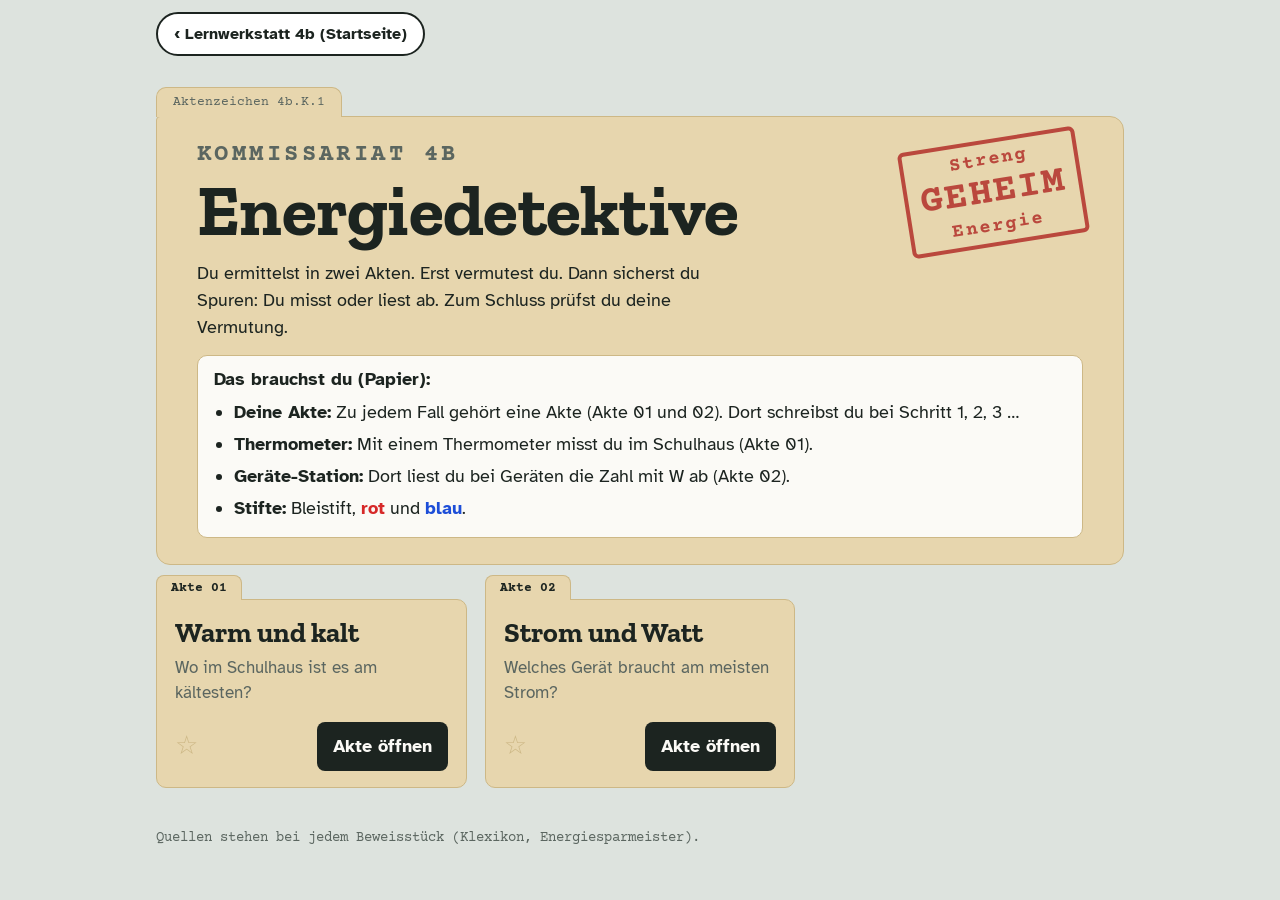
<file: landing/energie.html>
<!doctype html>
<html lang="de-CH">
<head>
<meta charset="utf-8">
<meta name="viewport" content="width=device-width,initial-scale=1">
<title>Energiedetektive 4b</title>
<link rel="preconnect" href="https://fonts.googleapis.com"><link rel="preconnect" href="https://fonts.gstatic.com" crossorigin>
<link rel="stylesheet" href="https://fonts.googleapis.com/css2?family=Zilla+Slab:wght@600;700&family=Atkinson+Hyperlegible:ital,wght@0,400;0,700;1,400&family=Courier+Prime:wght@400;700&display=swap">
<style>
/* Energiedetektive (Fall 2 des Kommissariats): Stil «Kommissariat» (Schreibtisch, Aktenmappen, Stempel). Eine Akte = eine Frage. Erst vermuten, dann die Spur (Messwerte) prüfen, dann ins Heft schreiben. */
:root{--desk:#dde3de;--folder:#e7d6ae;--folder-edge:#cdb886;--paper:#fbfaf6;--ink:#1c2420;--muted:#5b6660;--rule:#d4d9d3;--stamp:#b3302a;--ok:#1d7f4c;--ok-soft:#ddf0e3;--bad:#b3302a;--bad-soft:#f8e1dd;--hl:#f2d24b;--hl-soft:#f7ebb0;--blue:#2d62c4;--orange:#c9661a;--cold:#cfe0f7;
 --f-display:"Zilla Slab",Rockwell,Georgia,serif;--f-body:"Atkinson Hyperlegible",system-ui,-apple-system,"Segoe UI",sans-serif;--f-type:"Courier Prime","Courier New",ui-monospace,monospace;color-scheme:light}
*{box-sizing:border-box}
[hidden]{display:none!important}
html{-webkit-text-size-adjust:100%}
body{margin:0;background:var(--desk);color:var(--ink);font-family:var(--f-body);font-size:18px;line-height:1.5}
main{max-width:1000px;margin:0 auto;padding:30px max(16px,env(safe-area-inset-right,0px)) 40px max(16px,env(safe-area-inset-left,0px))}
h1,h2,h3{margin:0;text-wrap:balance}
p{margin:6px 0}
button{font:inherit;color:inherit;cursor:pointer}
button:focus-visible,input:focus-visible,summary:focus-visible,a:focus-visible{outline:3px solid var(--blue);outline-offset:2px}
.muted{color:var(--muted);font-size:.9rem}
.lbl{font-family:var(--f-type);font-size:13px;letter-spacing:.08em;text-transform:uppercase;color:var(--muted)}

/* Titelblatt */
.cover{background:var(--folder);border:1px solid var(--folder-edge);border-radius:4px 14px 14px 14px;padding:26px clamp(18px,4vw,40px) 26px;position:relative;display:flex;flex-direction:column;gap:14px;margin-top:30px}
.cover::before{content:"Aktenzeichen 4b.K.1";position:absolute;top:-30px;left:-1px;background:var(--folder);border:1px solid var(--folder-edge);border-bottom:0;border-radius:10px 10px 0 0;padding:5px 16px 4px;font-family:var(--f-type);font-size:13px;color:var(--muted)}
.cover h1{font-family:var(--f-display);font-weight:700;font-size:clamp(40px,8vw,72px);line-height:.98;letter-spacing:-.01em}
.cover h1 span{display:block;font-size:.34em;letter-spacing:.14em;text-transform:uppercase;font-family:var(--f-type);font-weight:700;color:var(--muted);margin-bottom:8px}
.cover p{max-width:44ch;margin:0}
.bigstamp{position:absolute;right:clamp(14px,4vw,40px);top:22px;border:4px solid var(--stamp);color:var(--stamp);font-family:var(--f-type);font-weight:700;font-size:clamp(13px,2.2vw,19px);letter-spacing:.12em;padding:6px 12px;border-radius:6px;transform:rotate(-9deg);text-align:center;line-height:1.15;opacity:.85;animation:slam .5s cubic-bezier(.3,1.4,.6,1)}
.bigstamp b{display:block;font-size:2em;letter-spacing:.04em}
@keyframes slam{0%{transform:rotate(-9deg) scale(2.2);opacity:0}60%{transform:rotate(-9deg) scale(.94);opacity:.95}100%{transform:rotate(-9deg) scale(1);opacity:.85}}
@media (prefers-reduced-motion:reduce){.bigstamp{animation:none}}
@media (max-width:620px){.bigstamp{position:static;align-self:flex-start;transform:rotate(-4deg);animation:none}}
.now{display:flex;flex-wrap:wrap;align-items:baseline;gap:4px 14px;background:var(--paper);border:1px solid var(--folder-edge);border-radius:10px;padding:10px 14px;align-self:flex-start}
.now b{font-family:var(--f-display);font-size:1.7rem;line-height:1}
.now small{color:var(--muted);font-family:var(--f-type);font-size:13px}

/* Akten (Fälle) */
.files{display:grid;grid-template-columns:repeat(3,minmax(0,1fr));gap:34px 18px;margin-top:34px}
@media (max-width:860px){.files{grid-template-columns:repeat(2,minmax(0,1fr))}}
@media (max-width:540px){.files{grid-template-columns:1fr}}
.file{position:relative;background:var(--folder);border:1px solid var(--folder-edge);border-radius:0 10px 10px 10px;padding:18px 18px 16px;display:flex;flex-direction:column;gap:8px;min-width:0}
.file .tab{position:absolute;top:-25px;left:-1px;background:var(--folder);border:1px solid var(--folder-edge);border-bottom:0;border-radius:8px 8px 0 0;padding:3px 14px 2px;font-family:var(--f-type);font-size:13px;font-weight:700}
.file h3{font-family:var(--f-display);font-weight:700;font-size:28px;line-height:1.05;text-transform:none;letter-spacing:0;color:var(--ink);margin:0}
.file p{margin:0;color:var(--muted);font-size:17px}
.file .foot{display:flex;justify-content:space-between;align-items:center;gap:10px;margin-top:auto;padding-top:8px}
.stars{font-size:26px;line-height:1;color:var(--folder-edge)}
.stars.on{color:var(--stamp)}
.open{background:var(--ink);color:var(--paper);border:0;border-radius:8px;padding:11px 16px;font-weight:700;min-height:46px}
.open:hover{filter:brightness(1.2)}
.solvedst{position:absolute;right:12px;top:10px;border:3px solid var(--stamp);color:var(--stamp);font-family:var(--f-type);font-weight:700;font-size:14px;letter-spacing:.12em;padding:2px 8px;border-radius:4px;transform:rotate(8deg);opacity:.85}

/* Spielleiste und Karte */
.gbar{display:flex;align-items:center;gap:14px;flex-wrap:wrap;background:var(--folder);border:1px solid var(--folder-edge);border-radius:12px;padding:12px 16px;margin-bottom:16px}
.gbar .ttl{font-family:var(--f-display);font-weight:700;font-size:28px;flex:1;min-width:0;line-height:1.1}
.gbar .ttl small{display:block;font-family:var(--f-type);font-size:12px;letter-spacing:.08em;color:var(--muted);text-transform:uppercase;font-weight:400}
.back{background:var(--paper);border:1px solid var(--folder-edge);border-radius:8px;padding:10px 14px;min-height:46px;font-weight:700}
.back:hover{border-color:var(--ink)}
.qcard{background:var(--paper);border:1px solid var(--rule);border-radius:4px 14px 14px 14px;padding:clamp(16px,3.5vw,30px);box-shadow:0 1px 0 var(--rule),0 8px 24px rgba(20,30,25,.08)}
h3{font-family:var(--f-type);font-size:13px;letter-spacing:.08em;text-transform:uppercase;color:var(--muted);font-weight:700;margin:18px 0 6px}
.q{font-family:var(--f-display);font-size:clamp(24px,3.6vw,30px);font-weight:700;line-height:1.2;margin:20px 0 6px}
.steps{display:flex;gap:6px;margin:0 0 4px;padding:0;list-style:none}
.steps li{flex:1;display:flex;flex-direction:column;gap:5px;font-family:var(--f-type);font-size:13px;font-weight:700;color:var(--muted)}
.steps li::before{content:"";height:10px;border-radius:3px;background:var(--rule)}
.steps li.done::before{background:var(--ok)}
.steps li.on::before{background:var(--ink)}
.steps li.on{color:var(--ink)}
.steps li i{display:none}

/* Auswahl */
.chips{display:flex;flex-wrap:wrap;gap:8px;margin:6px 0 4px}
.chip{display:flex;flex-direction:column;align-items:flex-start;justify-content:center;min-height:52px;padding:6px 16px;border:2px solid var(--rule);border-radius:10px;background:var(--desk);font-weight:700;line-height:1.15;font-size:18px}
.chip small{font-weight:400;font-size:13px;color:var(--muted);font-family:var(--f-type)}
.chip:hover:not(:disabled){border-color:var(--ink)}
.chip[aria-pressed=true]{background:var(--ink);color:var(--paper);border-color:var(--ink)}
.chip[aria-pressed=true] small{color:#cfd6d1}
.chip:disabled{opacity:.4;cursor:not-allowed}
.chips input[type=date]{font:inherit;min-height:52px;border:2px solid var(--rule);border-radius:10px;padding:4px 10px;background:var(--desk);color:var(--ink)}
.opts{display:grid;gap:10px;margin:10px 0}
.opts.two{grid-template-columns:repeat(auto-fit,minmax(210px,1fr))}
.opt{display:flex;align-items:center;gap:12px;width:100%;min-height:68px;padding:12px 16px;border:2px solid var(--rule);border-radius:10px;background:var(--desk);text-align:left;font-weight:700;font-size:20px;line-height:1.2;transition:transform .08s}
.opt small{display:block;font-family:var(--f-type);font-weight:400;font-size:14px;color:var(--muted)}
.opt:hover{border-color:var(--ink);transform:translateY(-1px)}
.opt[aria-pressed=true]{border-color:var(--ink);background:var(--hl-soft);box-shadow:inset 6px 0 0 var(--ink)}
.load{padding:18px;border:2px dashed var(--muted);border-radius:12px;text-align:center;font-family:var(--f-type);font-weight:700;margin:16px 0}

/* Rückmeldung wie ein Stempel auf dem Blatt */
.fb{position:relative;border:2px solid var(--ok);border-radius:10px;padding:12px 16px;margin:16px 0 8px;background:var(--ok-soft)}
.fb.near{border-color:var(--folder-edge);background:var(--hl-soft)}
.fb.no{border-color:var(--bad);background:var(--bad-soft)}
.fb strong{display:block;font-family:var(--f-display);font-size:26px;line-height:1.15;padding-right:0}
.fb .stp{position:absolute;right:12px;top:-14px;background:var(--paper);border:3px solid var(--ok);color:var(--ok);font-family:var(--f-type);font-weight:700;font-size:13px;letter-spacing:.1em;text-transform:uppercase;padding:1px 8px;border-radius:4px;transform:rotate(4deg)}
.fb:focus{outline:none}
.fb.info{background:#fff;border-color:var(--ink)}
.rot{color:#d62828;font-weight:700}.blau{color:#1d4ed8;font-weight:700}
.auftrag{border:2px solid var(--ink);border-radius:10px;padding:6px 16px 14px;background:#fff;margin:14px 0}
.auftrag ol{margin:6px 0 10px;padding-left:24px;display:flex;flex-direction:column;gap:8px;font-size:1.05rem}
.chk{display:flex;align-items:center;gap:12px;padding:10px 14px;border:2px solid var(--rule);border-radius:10px;background:var(--desk);margin:8px 0;cursor:pointer;font-weight:700;min-height:54px}
.chk input{width:28px;height:28px;flex:none;accent-color:var(--ink);margin:0}
.chk:has(input:checked){background:var(--ok-soft);border-color:var(--ok)}
.btn:disabled{opacity:.4;cursor:not-allowed;filter:none}
.explore{border:1px dashed var(--muted);border-radius:10px;padding:6px 14px;margin:16px 0}
.wrow{display:grid;grid-template-columns:1fr auto auto;align-items:center;gap:6px 10px;padding:10px 14px;border:2px solid var(--rule);border-radius:10px;background:var(--desk);margin:8px 0}
.wrow .wn{font-weight:700}.wrow small{grid-column:1/-1;color:var(--muted)}
.wrow input{font:inherit;font-weight:700;width:6.5em;min-height:48px;border:2px solid var(--ink);border-radius:10px;padding:4px 10px;background:#fff;color:var(--ink);text-align:right}
.wrow .u{font-family:var(--f-type);font-weight:700}
.wb{display:grid;grid-template-columns:1fr auto;gap:2px 10px;margin:10px 0;align-items:end}
.wb .wt{grid-column:1/-1;height:18px;background:var(--desk);border-radius:6px;overflow:hidden;border:2px solid var(--ink)}
.wb .wt i{display:block;height:100%;background:var(--orange)}
.wb.top .wt i{background:var(--stamp)}
.orte{display:grid;grid-template-columns:repeat(3,minmax(0,1fr));gap:10px;margin:10px 0}
.ort{border:2px solid var(--ink);border-radius:10px;padding:10px 6px;text-align:center;background:#fff;display:flex;flex-direction:column;gap:2px}
.ort b{font-family:var(--f-display);font-size:1.25rem}
.ort small{color:var(--muted);font-family:var(--f-type);font-size:12px}
.ort .t{font-family:var(--f-display);font-weight:700;font-size:clamp(22px,5vw,34px);line-height:1.2}
.day.a{border-top:8px solid #d62828}.day.b{border-top:8px solid #1d4ed8}
.day.win.a{border-top-color:#d62828}.day.win.b{border-top-color:#1d4ed8}

@media (prefers-reduced-motion:no-preference){.fb{animation:pop .25s ease-out}@keyframes pop{from{transform:scale(.97);opacity:.4}}}
.fail{border:2px solid var(--bad);border-radius:10px;padding:12px 16px;background:var(--bad-soft);margin:16px 0}
.btn{min-height:50px;padding:10px 20px;border:0;border-radius:10px;background:var(--ink);color:var(--paper);font-weight:700}
.btn:hover{filter:brightness(1.2)}
.btn.light{background:var(--paper);color:var(--ink);border:2px solid var(--rule)}
.btn.light:hover{border-color:var(--ink);filter:none}
.fig{border:1px solid var(--rule);border-radius:10px;padding:8px;margin:12px 0;background:#fff}
.fig svg{display:block;width:100%;height:auto}
.legend{display:flex;flex-wrap:wrap;gap:6px 18px;margin:4px 0 0;font-weight:700;font-size:.95rem}
.legend i{display:inline-block;width:26px;height:0;border-top:5px solid #d62828;vertical-align:middle;margin-right:6px;border-radius:3px}
.legend i.b{border-top:5px dashed #1d4ed8}
.cells{display:flex;flex-wrap:wrap;gap:8px;margin:6px 0}
.cell{min-width:68px;flex:1 1 68px;text-align:center;border:1px solid var(--folder-edge);border-radius:8px;padding:4px 6px;background:var(--folder)}
.cell span{display:block;font-family:var(--f-type);font-size:12px;color:var(--muted)}
.cell b{font-family:var(--f-type);font-size:1.25rem}
.tabs{overflow-x:auto}
table{border-collapse:collapse;width:100%;min-width:480px;margin:6px 0;font-family:var(--f-type)}
th,td{border:1px solid var(--folder-edge);padding:6px;text-align:center}
th{background:var(--folder);font-size:.85rem}
td.l{text-align:left;font-weight:700;white-space:nowrap;background:var(--paper)}
.two-days{display:grid;grid-template-columns:1fr 1fr;gap:10px;margin:12px 0}
.day{border:2px solid var(--rule);border-radius:10px;padding:10px 12px;text-align:center;background:var(--paper)}
.day.win{background:var(--hl-soft);border-color:var(--ink)}
.day h4{margin:0;font-family:var(--f-type);font-size:.95rem}
.day .big{font-family:var(--f-display);font-size:2.1rem;font-weight:700;line-height:1.2}
.day small{display:block;color:var(--muted);font-size:.9rem}
.note{border:2px dashed var(--muted);border-radius:10px;background:#fffdf2;padding:12px 16px;margin:18px 0;font-family:var(--f-type);font-size:1.02rem}
.note>b:first-child{display:block;margin-bottom:4px;font-family:var(--f-display);font-size:1.3rem}
.note p{margin:6px 0;line-height:1.7}
.tagb{display:inline-block;background:var(--hl-soft);border:2px solid var(--ink);border-radius:8px;padding:6px 14px;margin:6px 0;font-size:1.1rem}
.kap{position:relative;background:#fffdf2;border:2px solid var(--folder-edge);border-left:8px solid var(--ink);border-radius:4px 12px 12px 4px;padding:20px clamp(14px,3vw,22px) 12px;margin:30px 0 18px}
.kaptag{position:absolute;right:12px;top:-14px;background:var(--ink);color:var(--paper);font-family:var(--f-type);font-weight:700;font-size:13px;letter-spacing:.1em;text-transform:uppercase;padding:2px 10px;border-radius:4px}
.kap .kaph{font-family:var(--f-display);font-size:1.4rem;letter-spacing:0;text-transform:none;color:var(--ink);margin:0 0 6px}
.kap p{margin:8px 0;line-height:1.7;font-size:1.05rem}
.need{background:var(--paper);border:1px solid var(--folder-edge);border-radius:10px;padding:10px 16px;align-self:stretch}.need ul{margin:6px 0 2px 20px;padding:0}.need li{margin:5px 0;line-height:1.5}
.beweis{position:relative;background:var(--paper);border:2px solid var(--folder-edge);border-left:8px solid var(--stamp);border-radius:4px 12px 12px 4px;padding:20px clamp(14px,3vw,22px) 14px;margin:14px 0 20px}
.bwtag{position:absolute;right:12px;top:-14px;background:var(--paper);border:3px solid var(--stamp);color:var(--stamp);font-family:var(--f-type);font-weight:700;font-size:13px;letter-spacing:.1em;text-transform:uppercase;padding:1px 8px;border-radius:4px;transform:rotate(-2deg)}
.beweis .bwh{font-family:var(--f-display);font-size:1.4rem;letter-spacing:0;text-transform:none;color:var(--ink);margin:0 0 6px}
.beweis p{margin:8px 0;line-height:1.7;font-size:1.05rem}
.beweis .quelle{font-size:.95rem;margin:12px 0 0;color:var(--muted)}.beweis .quelle a{color:var(--ink);font-weight:700}
.merk{background:var(--hl-soft);border-radius:8px;padding:8px 14px;margin-top:12px}
.merk ul{margin:4px 0 2px 18px;padding:0}.merk li{margin:3px 0;line-height:1.5}
.spur{border:2px dashed var(--muted);border-radius:10px;background:#fff;padding:6px 16px;margin:10px 0}
.spur p{margin:8px 0;line-height:1.6}
.blank{display:inline-block;min-width:3.2em;border-bottom:3px solid var(--ink);text-align:center;padding:0 6px;font-weight:700}
.think{border-left:6px solid var(--stamp);padding:4px 12px;margin:12px 0;font-family:var(--f-display);font-size:1.3rem;font-weight:700}
.actions{display:flex;flex-wrap:wrap;gap:10px;margin:16px 0 4px}
#map{height:320px;border:1px solid var(--rule);border-radius:10px;margin:8px 0}
.leaflet-tooltip.lbl{font-family:var(--f-body);font-weight:700;font-size:15px;color:#14211f;border:2px solid #14211f;border-radius:8px;text-transform:none;letter-spacing:0}
details{margin:10px 0}
tr.dim td{color:var(--muted)}
summary{cursor:pointer;font-weight:700;min-height:36px}
footer{max-width:1000px;margin:0 auto;padding:0 16px 30px;color:var(--muted);font-size:.85rem;font-family:var(--f-type)}
footer a{color:inherit}
@media (max-width:520px){body{font-size:17px}.two-days{grid-template-columns:1fr}}

.homelink{max-width:1000px;margin:0 auto;padding:12px max(16px,env(safe-area-inset-right,0px)) 0 max(16px,env(safe-area-inset-left,0px))}
.homelink a{display:inline-flex;align-items:center;gap:6px;min-height:44px;padding:6px 16px;border-radius:99px;background:#fff;color:var(--ink);border:2px solid var(--ink);font-weight:700;font-size:16px;text-decoration:none}
.homelink a:hover{background:var(--ink);color:#fff}
.homelink a:focus-visible{outline:3px solid var(--blue);outline-offset:2px}
</style>
</head>
<body>
<nav class="homelink" aria-label="Zur Startseite"><a href="/sol">‹ Lernwerkstatt 4b (Startseite)</a></nav>
<main id="app" aria-live="polite"></main>
<footer>Quellen stehen bei jedem Beweisstück (Klexikon, Energiesparmeister).</footer>

<script>
'use strict';

const $=s=>document.querySelector(s);
const esc=s=>String(s).replace(/[&<>"]/g,c=>({'&':'&amp;','<':'&lt;','>':'&gt;','"':'&quot;'}[c]));
const S={view:'home',
 f1:{c:{a:false,b:false},show:false,res:null,self:null},
 f2:{c:{a:false,b:false},w:{lampe:'',lade:'',pc:'',beamer:''},show:false,res:null,self:null}};
let solved={};try{solved=JSON.parse(localStorage.getItem('ke_solved')||'{}')||{}}catch(e){}
const saveSolved=()=>{try{localStorage.setItem('ke_solved',JSON.stringify(solved))}catch(e){}};
const L3=['Vermuten','Spuren sichern','Lösung'];
const stepper=(n,l)=>{return `<ol class="steps" aria-label="Schritte">`+l.map((t,i)=>`<li class="${i+1===n?'on':i+1<n?'done':''}"><i>${i+1<n?'✓':i+1}</i>${t}</li>`).join('')+`</ol>`};
const head=(n,t)=>`<div class="gbar"><button class="back" data-act="home">← Alle Akten</button><div class="ttl"><small>Akte 0${n}</small>${t}</div></div><div class="qcard">`;
const BW={},KAP={};
BW[1]={t:'Wohin geht die Wärme?',p:[],m:['Wärme geht immer dorthin, wo es kälter ist.','Durch offene Türen und gekippte Fenster geht viel Wärme verloren.','Stosslüften: ganz öffnen, kurz und kräftig, dann wieder schliessen.'],s:['Thermometer','Energie'],x:'Tipps zum Heizen und Lüften: <a href="https://www.energiesparmeister.de/fileadmin/esm/downloads/2024/Plakat_Heiz-_und_Stromtipps.pdf" target="_blank" rel="noopener">Plakat «Heiz- und Stromtipps» (Energiesparmeister, PDF)</a>'};
BW[2]={t:'Strom, Watt und Standby',p:[],m:['Watt (W) sagt, wie viel Strom ein Gerät braucht, wenn es läuft. Mehr Watt heisst: mehr Strom.','Je länger ein Gerät läuft, desto mehr Strom braucht es. Mit gleich viel Strom kann man etwa 7 Stunden fernsehen oder 50 Stunden am Laptop arbeiten.','Auch im Standby brauchen Geräte Strom. Darum: ganz ausschalten oder den Stecker ziehen.'],s:['Elektrizität','Stromkreis'],x:'Tipps zum Strom sparen: <a href="https://www.energiesparmeister.de/fileadmin/esm/downloads/2024/Plakat_Heiz-_und_Stromtipps.pdf" target="_blank" rel="noopener">Plakat «Heiz- und Stromtipps» (Energiesparmeister, PDF)</a>'};
KAP[1]={t:'Der Fall der verschwundenen Wärme',i:['Tim Thermo kommt aus dem Gang ins Kommissariat und reibt sich die Hände. «Chefin! Im Gang habe ich gefroren. Im Zimmer ist es warm. Aber die Heizung läuft doch überall!»','Klara Klima lächelt. «Gute Frage, Tim. <b>Wohin geht die Wärme?</b> Das müssen wir herausfinden. Wir messen im Schulhaus. Aber zuerst vermuten wir.»'],a:['Klara Klima legt ihre Notizen auf den Tisch. «Ich weiss, wohin die Wärme geht. Sie geht immer dorthin, wo es <b>kälter</b> ist.»','«Die Heizung macht die Luft im Zimmer warm. Aber die Wärme bleibt nicht dort. Sie wandert durch Fenster, Wände und Türen nach draussen. Sie wandert auch durch die offene Tür in den kühleren Gang.»','«Und das Fenster?», fragt Tim. «Glas lässt Wärme leichter durch als eine Wand. Darum ist es am Fenster oft kühler. Ein <b>gekipptes Fenster</b> lässt den ganzen Tag Wärme hinaus. Die Wände kühlen dabei aus.»','«Was können wir tun?» «Zum Lüften das Fenster <b>ganz öffnen, kurz und kräftig</b>. Nach der Lektion einmal, dann wieder schliessen. Das heisst <b>Stosslüften</b>. Und bei Kälte: Türen zu.»','Tim schreibt in sein Heft: <b>Fall gelöst!</b>']};
KAP[2]={t:'Der Fall der hungrigen Geräte',i:['Nach der Schule. Tim Thermo räumt im Kommissariat auf. Er schaut auf die Steckerleiste. «Chefin! Der Beamer ist aus. Aber ein rotes Lämpchen leuchtet noch.»','Klara Klima nickt. «Gute Beobachtung, Tim. Geräte brauchen Strom. Aber <b>welches Gerät braucht am meisten?</b> Das lesen wir ab. Auf jedem Gerät steht eine Zahl mit <b>W</b>. Aber zuerst vermuten wir.»'],a:['Klara Klima legt vier Zettel nebeneinander. «Die Zahl mit W heisst <b>Watt</b>. Sie sagt, wie viel Strom ein Gerät braucht, wenn es läuft. Mehr Watt heisst: mehr Strom.»','«Und wenn das Gerät nur im Standby ist?», fragt Tim. «Auch dann brauchen viele Geräte noch Strom. Rund um die Uhr. Das rote Lämpchen zeigt es.»','«Es zählt auch, wie lange ein Gerät läuft», sagt Klara. «Wenig Watt und lange Zeit können viel Strom sein. Viel Watt und kurze Zeit auch.»','«Was können wir tun?» «Licht aus. Geräte <b>ganz</b> ausschalten. Ladegeräte aus der Steckdose ziehen. Bei vielen Geräten hilft eine Steckerleiste mit Schalter.»','Tim schreibt in sein Heft: <b>Fall gelöst!</b>']};
const kapitel=n=>`<div class="kap"><span class="kaptag">Kapitel ${n}</span><h3 class="kaph">${KAP[n].t}</h3>${KAP[n].i.map(x=>`<p>${x}</p>`).join('')}</div>`;
const beweis=(n,k)=>`<div class="beweis"><span class="bwtag">Beweisstück ${n}</span><h3 class="bwh">${BW[k].t}</h3>${KAP[k].a.map(x=>`<p>${x}</p>`).join('')}<div class="merk"><b>Das merkst du dir:</b><ul>${BW[k].m.map(x=>`<li>${x}</li>`).join('')}</ul></div>${BW[k].x?`<p class="quelle">${BW[k].x}</p>`:''}<p class="quelle">Mehr dazu im Klexikon: ${BW[k].s.map(x=>`<a href="https://klexikon.zum.de/wiki/${encodeURIComponent(x)}" target="_blank" rel="noopener">${x}</a>`).join(', ')}</p></div>`;
const noteBox=(lines,t)=>`<div class="note"><b>✏ ${t||'Das schreibst du in deine Akte (Papier):'}</b>${lines.map(l=>`<p>${l}</p>`).join('')}</div>`;
const doneBtns=(id)=>`<div class="actions"><button class="btn" data-act="solve" data-v="${id}">Akte schliessen ✓</button><button class="btn light" data-act="again" data-v="${id}">Nochmals von vorn</button></div>`;
const FB=(cls,t,body,id)=>`<div class="fb ${cls}" ${id?'id="fb"':''} tabindex="-1" role="status">${cls===''?'<span class="stp">Spur bestätigt</span>':''}<strong>${t}</strong>${body}</div>`;
function viewHome(){
 const n=Object.keys(solved).filter(k=>solved[k]).length;
 const A=[['1','Warm und kalt','Wo im Schulhaus ist es am kältesten?'],['2','Strom und Watt','Welches Gerät braucht am meisten Strom?']];
 return `<section class="cover"><div class="bigstamp" aria-hidden="true">Streng<b>GEHEIM</b>Energie</div>
 <h1><span>Kommissariat 4b</span>Energiedetektive</h1>
 <p>Du ermittelst in zwei Akten. Erst vermutest du. Dann sicherst du Spuren: Du misst oder liest ab. Zum Schluss prüfst du deine Vermutung.</p>
 <div class="need"><b>Das brauchst du (Papier):</b><ul><li><b>Deine Akte:</b> Zu jedem Fall gehört eine Akte (Akte 01 und 02). Dort schreibst du bei Schritt 1, 2, 3 …</li><li><b>Thermometer:</b> Mit einem Thermometer misst du im Schulhaus (Akte 01).</li><li><b>Geräte-Station:</b> Dort liest du bei Geräten die Zahl mit W ab (Akte 02).</li><li><b>Stifte:</b> Bleistift, <span class="rot">rot</span> und <span class="blau">blau</span>.</li></ul></div></section>
 <div class="files">${A.map(([i,t,q])=>`<div class="file"><span class="tab">Akte 0${i}</span><h3>${t}</h3><p>${q}</p><div class="foot"><span class="stars ${solved[i]?'on':''}" aria-label="${solved[i]?'gelöst':'offen'}">${solved[i]?'★':'☆'}</span><button class="open" data-act="open" data-v="${i}">Akte öffnen</button></div>${solved[i]?'<span class="solvedst">GELÖST</span>':''}</div>`).join('')}</div>
 ${n===A.length?`<div class="qcard" style="margin-top:22px"><div class="fb"><span class="stp">Alle Akten gelöst</span><strong>Gut ermittelt!</strong>Du bist jetzt Energiedetektiv oder Energiedetektivin.</div></div>`:''}`}
const chkRow=(f,k,t)=>`<label class="chk"><input type="checkbox" data-act="chk" data-f="${f}" data-k="${k}" ${S['f'+f].c[k]?'checked':''} ${S['f'+f].show?'disabled':''}><span>${t}</span></label>`;
const VERM={1:['a'],2:['a']};
const vermOK=f=>VERM[f].every(k=>S['f'+f].c[k]);
const taskOK=f=>Object.keys(S['f'+f].c).filter(k=>!VERM[f].includes(k)).every(k=>S['f'+f].c[k]);
const stepOf=f=>{const st=S['f'+f];if(!vermOK(f))return 1;return st.show?3:2};
const box=(t,inner)=>`<div class="auftrag"><h3>${t}</h3>${inner}</div>`;
const ol=l=>`<ol>${l.map(x=>`<li>${x}</li>`).join('')}</ol>`;
const checks=(f,arr)=>arr.map(([k,t])=>chkRow(f,k,t)).join('');
const stepV=(f,lines,arr)=>box('1 · Vermuten',ol(lines)+checks(f,arr));
const solveBtn=f=>{const ok=taskOK(f);return S['f'+f].show?'':`<div class="actions"><button class="btn" data-act="show" data-v="${f}" ${ok?'':'disabled'}>Lösung zeigen</button>${ok?'':'<span class="muted">Hake zuerst alles ab.</span>'}</div>`};
function selfBox(f,q){const st=S['f'+f];
 let h=`<h3>Prüfe dich</h3><p class="q">${q}</p><p class="muted">Tippe hier. Kreuze es auch in deiner Akte an (Papier).</p><div class="opts two">`+[['j','Ja'],['f','Fast'],['n','Nein']].map(([k,l])=>`<button class="opt" data-act="self" data-f="${f}" data-v="${k}" aria-pressed="${st.self===k}">${l}</button>`).join('')+`</div>`;
 if(st.self==='j')h+=FB('','Gut ermittelt!','<p>Deine Vermutung stimmte.</p>');
 else if(st.self==='f')h+=FB('near','Fast!','<p>Schau nochmals: Was war anders?</p>');
 else if(st.self==='n')h+=FB('no','Auch Detektive irren sich.','<p>Das ist normal. Was hast du jetzt gelernt?</p>');
 return h}
/* ----- Akte 1 (Messen im Schulhaus, keine Messwerte aus der App) ----- */
function viewF1(){const f=S.f1,ok=vermOK(1);
 let h=head(1,'Warm und kalt')+stepper(stepOf(1),L3)+kapitel(1)+stepV(1,['Heute untersuchst du: <b>Wo im Schulhaus ist es am kältesten?</b> Es gibt vier Orte: <b>Klassenzimmer (Mitte)</b>, <b>bei der Heizung</b>, <b>beim Fenster</b> und <b>im Gang</b>.','Nimm deine <b>Akte 01</b> (Papier). Schreib bei <b>Schritt 1</b> auf: Ordne die vier Orte von <b>1</b> (am kältesten) bis <b>4</b> (am wärmsten).','Schreib auch auf: <b>Ich vermute das, weil …</b>'],[['a','Ich habe meine Vermutung in meine Akte geschrieben.']]);
 if(ok)h+=box('2 · Spuren sichern',ol(['Ihr messt zu dritt in eurem Team. Nehmt <b>ein Thermometer</b>.','Haltet das Thermometer an jedem der vier Orte auf <b>Brusthöhe</b>. Nicht in die Sonne halten. Nicht mit der Hand um das Thermometer fassen. <b>3 Minuten warten</b>, dann ablesen.','Schreib die Temperaturen in die Tabelle in deiner <b>Akte 01</b> (Schritt 2).'])+checks(1,[['b','Ich habe an allen vier Orten gemessen und die Temperaturen in meine Akte geschrieben.']])+solveBtn(1));
 if(f.show&&f.res)h+=sol1();
 return h}
function sol1(){
 let h='<h3>3 · Die Lösung</h3>'+FB('info','Schau auf deine vier Zahlen.','<p>Schreib in deine Akte (Schritt 3): <b>Am kältesten war es</b> bei … <b>Am wärmsten war es</b> bei … <b>Unterschied:</b> … °C.</p>',1);
 h+='<p class="muted">Das ist <b>deine</b> Messung. Jedes Team hat andere Zahlen. Das ist normal.</p>';
 h+='<div class="spur"><p><b>Meistens ist es so:</b> Bei der Heizung ist es am wärmsten. Im Gang und beim Fenster ist es kühler. Stimmt das auch bei dir?</p><p>Wenn nicht: Was war anders? Zum Beispiel: Heizung aus? Sonne am Fenster? Tür offen?</p></div>';
 h+=selfBox(1,'Hat deine Vermutung gestimmt?');
 h+=noteBox(['Schritt 3: Am kältesten war es bei <span class="blank">…</span>. Am wärmsten war es bei <span class="blank">…</span>.','Schritt 4: Lies das Beweisstück unten. Denk nach: <b>Wohin geht die Wärme? Wie können wir Wärme sparen?</b> Schreib es mit eigenen Worten.']);
 h+='<h3>4 · Beweisstück lesen</h3>'+beweis(1,1);
 return h+doneBtns('1')}

/* ----- Akte 2 (Watt ablesen, eigene Zahlen eintippen) ----- */
const G5=[['lampe','Lampe','Das sagt dir der Hausabwart.'],['lade','Ladegerät','Steht auf dem Ladegerät, meistens neben «Output».'],['pc','Computer','Steht auf dem Netzteil oder hinten am Computer.'],['beamer','Beamer','Steht unten oder hinten am Beamer.']];
const wnum=k=>{const x=parseFloat(String(S.f2.w[k]).replace(',','.'));return isFinite(x)?x:NaN};
const wOK=()=>G5.every(([k])=>{const x=wnum(k);return x>0&&x<=5000});
const fW=x=>String(Math.round(x*10)/10).replace('.',',');
const wRows=()=>G5.map(([k,n,h])=>`<label class="wrow"><span class="wn">${n}</span><input type="number" inputmode="decimal" step="any" min="0" max="5000" data-act="w" data-k="${k}" value="${esc(S.f2.w[k])}" ${S.f2.show?'disabled':''} aria-label="${n}: Watt"><span class="u">W</span><small>${h}</small></label>`).join('');
function solveBtn2(){const ok=taskOK(2)&&wOK();return S.f2.show?'':`<div class="actions"><button class="btn" id="b2" data-act="show" data-v="2" ${ok?'':'disabled'}>Lösung zeigen</button><span class="muted" id="h2">${ok?'':'Trage vier Zahlen ein und hake ab.'}</span></div>`}
function upd2(){const b=document.getElementById('b2'),h=document.getElementById('h2');if(!b)return;const ok=taskOK(2)&&wOK();b.disabled=!ok;if(h)h.textContent=ok?'':'Trage vier Zahlen ein und hake ab.'}
function viewF2(){const f=S.f2,ok=vermOK(2);
 let h=head(2,'Strom und Watt')+stepper(stepOf(2),L3)+kapitel(2)+stepV(2,['Heute untersuchst du: <b>Welches Gerät braucht am meisten Strom?</b> Es gibt vier Geräte: <b>Lampe</b>, <b>Ladegerät</b>, <b>Computer</b> und <b>Beamer</b>.','Nimm deine <b>Akte 02</b> (Papier). Schreib bei <b>Schritt 1</b> auf: Ordne die vier Geräte von <b>1</b> (am wenigsten Strom) bis <b>4</b> (am meisten Strom).','Schreib auch auf: <b>Ich vermute das, weil …</b>'],[['a','Ich habe meine Vermutung in meine Akte geschrieben.']]);
 if(ok)h+=box('2 · Spuren sichern',ol(['Geh zur <b>Geräte-Station</b>. Dort stehen drei Geräte: <b>Ladegerät</b>, <b>Computer</b> und <b>Beamer</b>.','Such bei jedem der drei Geräte das <b>Typenschild</b>. Das ist ein kleines Schild oder ein Aufdruck mit Zahlen. Lies die Zahl mit <b>W</b> ab (Watt).','Die <b>Lampe</b> hängt zu hoch. Frag den <b>Hausabwart</b>: <b>Wie viele Watt hat eine Lampe in unserem Zimmer?</b>','<b>Nur ablesen.</b> Nichts einstecken. Nichts öffnen. Nichts anfassen, was heiss ist. Steht kein W da? Frag deine Lehrperson.','Schreib die Zahlen in deine <b>Akte 02</b> (Schritt 2). Tipp sie dann hier ein.'])+wRows()+checks(2,[['b','Ich habe die vier Zahlen in meine Akte geschrieben.']])+solveBtn2());
 if(f.show&&f.res)h+=sol2();
 return h}
function sol2(){
 const g=G5.map(([k,n])=>({k,n,w:wnum(k)})).sort((a,b)=>a.w-b.w),mn=g[0].w,mx=g[g.length-1].w;
 const top=g.filter(x=>x.w===mx).map(x=>x.n).join(' und '),low=g.filter(x=>x.w===mn).map(x=>x.n).join(' und ');
 let h='<h3>3 · Die Lösung</h3>'+FB('info','Am meisten Strom braucht: '+top+'.',`<p><b>${fW(mx)} W</b>. Am wenigsten: ${low}, ${fW(mn)} W.</p>`,1);
 h+=`<p class="muted">So sieht die richtige Reihenfolge aus: <b>1</b> = am wenigsten Strom, <b>4</b> = am meisten.</p><div class="fig">`+g.map((x,i)=>`<div class="wb${x.w===mx?' top':''}"><span><b>${i+1}.</b> ${x.n}</span><b>${fW(x.w)} W</b><span class="wt"><i style="width:${Math.max(2,x.w/mx*100)}%"></i></span></div>`).join('')+`</div>`;
 const r=Math.round(mx/mn);
 h+=r>=2?`<div class="spur"><p>Der grösste Wert (${top}) ist etwa <b>${r}-mal</b> so gross wie der kleinste (${low}).</p><p class="muted">Auf dem Gerät steht meistens der höchste Wert. Im Alltag braucht ein Gerät oft etwas weniger.</p></div>`:`<div class="spur"><p>Die Werte sind ähnlich. Auf dem Gerät steht meistens der höchste Wert. Im Alltag braucht ein Gerät oft etwas weniger.</p></div>`;
 h+=selfBox(2,'Hat deine Reihenfolge gestimmt?');
 h+=noteBox([`Schritt 3: Am meisten Strom braucht <span class="blank">${top}</span>. Am wenigsten braucht <span class="blank">${low}</span>.`,'Schritt 4: Lies das Beweisstück unten. Denk nach: <b>Was heisst W? Wie kann ich zu Hause Strom sparen?</b> Schreib es mit eigenen Worten.']);
 h+='<h3>4 · Beweisstück lesen</h3>'+beweis(2,2);
 return h+doneBtns('2')}

function render0(){
 const m={home:viewHome,'1':viewF1,'2':viewF2}[S.view]||viewHome;
 $('#app').innerHTML=m()+(S.view==='home'?'':'</div>');
}
function render(){render0();syncHash()}
function restart(w){const f=S['f'+w];f.show=false;f.res=null;f.self=null;Object.keys(f.c).forEach(k=>f.c[k]=false);if(f.w)Object.keys(f.w).forEach(k=>f.w[k]='')}
function afterCheck(f){if(vermOK(f)&&!S['f'+f].res)S['f'+f].res={ok:1};render()}
document.addEventListener('click',e=>{
 const b=e.target.closest('[data-act]');if(!b||b.tagName==='INPUT')return;const a=b.dataset.act,v=b.dataset.v;
 if(a==='home'){S.view='home';render();scrollTo(0,0)}
 else if(a==='open'){S.view=v;render();scrollTo(0,0)}
 else if(a==='show'){if(!taskOK(+v)||(v==='2'&&!wOK()))return;S['f'+v].show=true;render();const fb=$('#fb');if(fb){try{fb.scrollIntoView({block:'start',behavior:'smooth'});fb.focus({preventScroll:true})}catch(e){}}}
 else if(a==='self'){S['f'+b.dataset.f].self=v;render()}
 else if(a==='solve'){solved[v]=true;saveSolved();S.view='home';render();scrollTo(0,0)}
 else if(a==='again'){restart(v);delete solved[v];saveSolved();render();scrollTo(0,0)}
});
document.addEventListener('input',e=>{const i=e.target;if(i.dataset&&i.dataset.act==='w'){S.f2.w[i.dataset.k]=i.value;upd2()}});
document.addEventListener('change',e=>{const i=e.target;
 if(i.dataset.act==='chk'){const f=i.dataset.f,k=i.dataset.k;S['f'+f].c[k]=i.checked;afterCheck(+f);const n=document.querySelector(`[data-act=chk][data-f="${f}"][data-k="${k}"]`);if(n)n.focus()}});
/* Deep Links: #<nr> öffnet direkt eine Akte; Zurück-Taste funktioniert */
const validView=h=>h==='home'||['1','2'].includes(h);
function syncHash(){const h=location.hash.slice(1)||'home';if(h!==S.view)history.pushState(null,'',S.view==='home'?location.pathname+location.search:'#'+S.view)}
function readHash(){const h=decodeURIComponent(location.hash.slice(1));S.view=validView(h)?(h||'home'):'home'}
window.addEventListener('popstate',()=>{readHash();render0();scrollTo(0,0)});
readHash();
render();
</script>
</body>
</html>
</file>
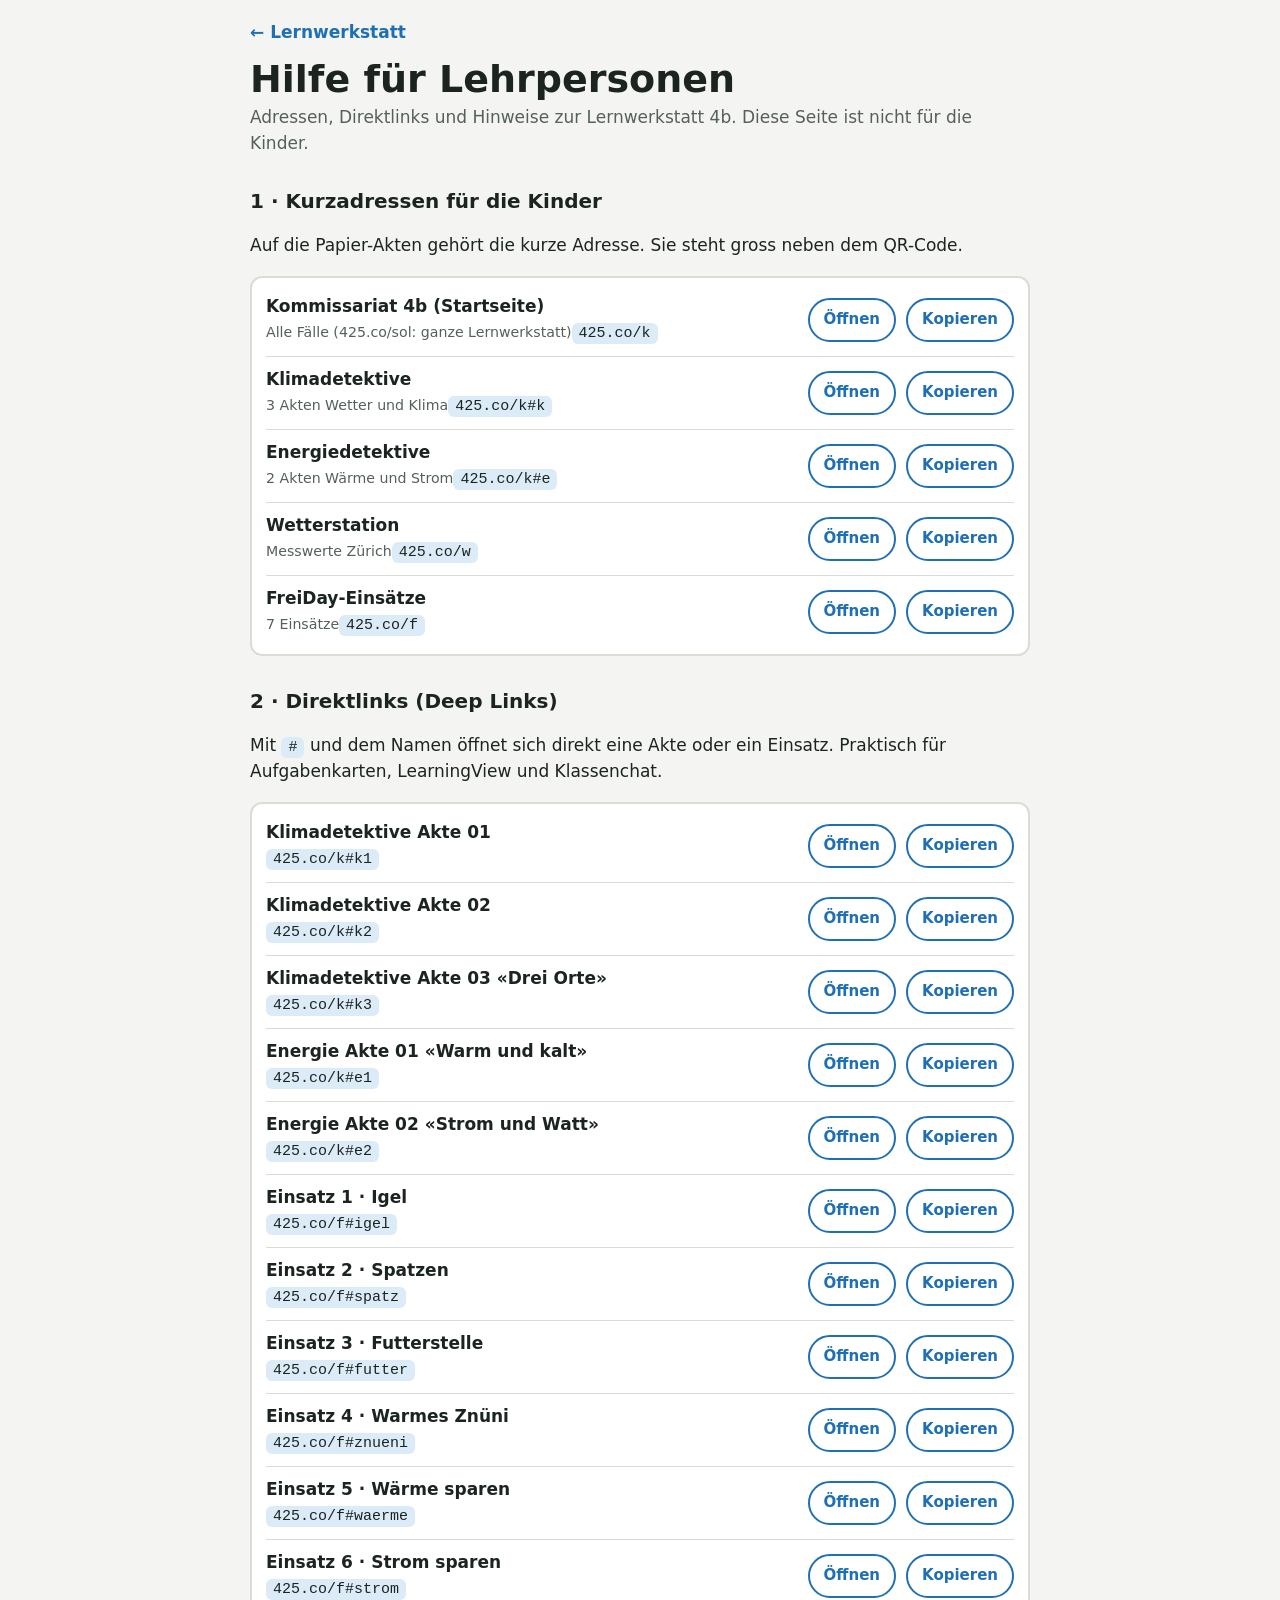
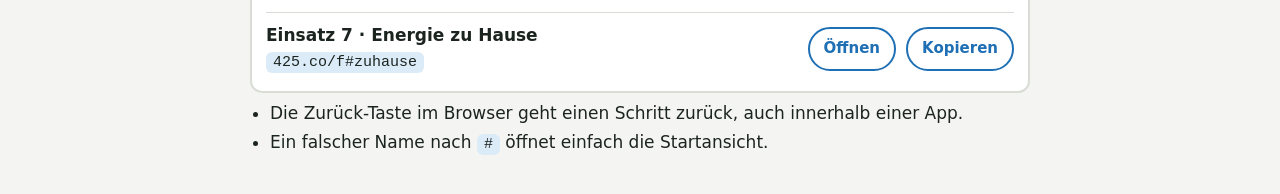
<file: landing/hilfe.html>
<!doctype html>
<html lang="de-CH">
<head>
<meta charset="utf-8">
<meta name="viewport" content="width=device-width,initial-scale=1">
<title>Hilfe · Lernwerkstatt 4b</title>
<meta name="robots" content="noindex">
<style>
:root{--bg:#f4f5f2;--ink:#1c2420;--muted:#55605a;--card:#fff;--line:#d9ddd6;--acc:#1f6fb5;--acc-soft:#dcebf8;--warn:#fff4d6;--warn-line:#e3b93c;color-scheme:light}
@media(prefers-color-scheme:dark){:root:not([data-theme="light"]){--bg:#121513;--ink:#eef1ee;--muted:#a9b2ab;--card:#1b1f1c;--line:#343b36;--acc:#8ec3f0;--acc-soft:#1b3047;--warn:#3a3322;--warn-line:#8a6a2a;color-scheme:dark}}
*{box-sizing:border-box}
body{margin:0;background:var(--bg);color:var(--ink);font:17px/1.5 system-ui,-apple-system,"Segoe UI",sans-serif;padding:20px max(16px,env(safe-area-inset-right,0px)) 48px max(16px,env(safe-area-inset-left,0px))}
.wrap{max-width:780px;margin:0 auto}
a{color:var(--acc)}
.back{display:inline-block;margin-bottom:8px;font-weight:700;text-decoration:none}
h1{margin:4px 0 4px;font-size:clamp(28px,5vw,38px);line-height:1.15}
.lead{margin:0 0 22px;color:var(--muted)}
h2{margin:30px 0 8px;font-size:20px}
.card{background:var(--card);border:2px solid var(--line);border-radius:12px;padding:6px 14px}
.row{display:flex;align-items:center;gap:10px;padding:10px 0;border-bottom:1px solid var(--line);flex-wrap:wrap}
.row:last-child{border-bottom:0}
.row .w{flex:1 1 200px;min-width:0}
.row b{display:block}
.row small{color:var(--muted)}
code{font-family:ui-monospace,Menlo,Consolas,monospace;font-size:15px;background:var(--acc-soft);padding:2px 7px;border-radius:6px;word-break:break-all}
button,.open{font:inherit;font-weight:700;font-size:15px;padding:8px 14px;min-height:44px;border-radius:99px;border:2px solid var(--acc);background:transparent;color:var(--acc);cursor:pointer;text-decoration:none;display:inline-flex;align-items:center}
button.ok{background:var(--acc);color:var(--card)}
button:focus-visible,.open:focus-visible,a:focus-visible{outline:3px solid var(--ink);outline-offset:3px}
.note{background:var(--warn);border:2px solid var(--warn-line);border-radius:12px;padding:10px 14px;margin:10px 0}
ul{padding-left:20px;margin:8px 0}
li{margin:4px 0}
</style>
</head>
<body>
<div class="wrap">
 <a class="back" href="/sol">← Lernwerkstatt</a>
 <h1>Hilfe für Lehrpersonen</h1>
 <p class="lead">Adressen, Direktlinks und Hinweise zur Lernwerkstatt 4b. Diese Seite ist nicht für die Kinder.</p>

 <h2>1 · Kurzadressen für die Kinder</h2>
 <p>Auf die Papier-Akten gehört die kurze Adresse. Sie steht gross neben dem QR-Code.</p>
 <div class="card" id="kurz"></div>

 <h2>2 · Direktlinks (Deep Links)</h2>
 <p>Mit <code>#</code> und dem Namen öffnet sich direkt eine Akte oder ein Einsatz. Praktisch für Aufgabenkarten, LearningView und Klassenchat.</p>
 <div class="card" id="deep"></div>
 <ul>
  <li>Die Zurück-Taste im Browser geht einen Schritt zurück, auch innerhalb einer App.</li>
  <li>Ein falscher Name nach <code>#</code> öffnet einfach die Startansicht.</li>
 </ul>
</div>
<script>
const BASE='https://425.co';
const KURZ=[
 ['Kommissariat 4b (Startseite)','/k','Alle Fälle (425.co/sol: ganze Lernwerkstatt)'],
 ['Klimadetektive','/k#k','3 Akten Wetter und Klima'],
 ['Energiedetektive','/k#e','2 Akten Wärme und Strom'],
 ['Wetterstation','/w','Messwerte Zürich'],
 ['FreiDay-Einsätze','/f','7 Einsätze']
];
const DEEP=[
 ['Klimadetektive Akte 01','/k#k1',''],
 ['Klimadetektive Akte 02','/k#k2',''],
 ['Klimadetektive Akte 03 «Drei Orte»','/k#k3',''],
 ['Energie Akte 01 «Warm und kalt»','/k#e1',''],
 ['Energie Akte 02 «Strom und Watt»','/k#e2',''],
 ['Einsatz 1 · Igel','/f#igel',''],
 ['Einsatz 2 · Spatzen','/f#spatz',''],
 ['Einsatz 3 · Futterstelle','/f#futter',''],
 ['Einsatz 4 · Warmes Znüni','/f#znueni',''],
 ['Einsatz 5 · Wärme sparen','/f#waerme',''],
 ['Einsatz 6 · Strom sparen','/f#strom',''],
 ['Einsatz 7 · Energie zu Hause','/f#zuhause','']
];
const esc=s=>String(s).replace(/[&<>"]/g,c=>({'&':'&amp;','<':'&lt;','>':'&gt;','"':'&quot;'}[c]));
function rows(list){return list.map(([t,p,s],i)=>`<div class="row"><div class="w"><b>${esc(t)}</b>${s?`<small>${esc(s)}</small>`:''}<code>425.co${esc(p)}</code></div><a class="open" href="${esc(p)}">Öffnen</a><button type="button" data-p="${esc(p)}">Kopieren</button></div>`).join('')}
document.getElementById('kurz').innerHTML=rows(KURZ);
document.getElementById('deep').innerHTML=rows(DEEP);
document.addEventListener('click',async e=>{
 const b=e.target.closest('button[data-p]');if(!b)return;
 const url=BASE+b.dataset.p;
 try{await navigator.clipboard.writeText(url)}catch(_){
  const t=document.createElement('textarea');t.value=url;document.body.appendChild(t);t.select();try{document.execCommand('copy')}catch(__){}t.remove()}
 b.textContent='Kopiert';b.classList.add('ok');
 setTimeout(()=>{b.textContent='Kopieren';b.classList.remove('ok')},1500);
});
</script>
</body>
</html>
</file>
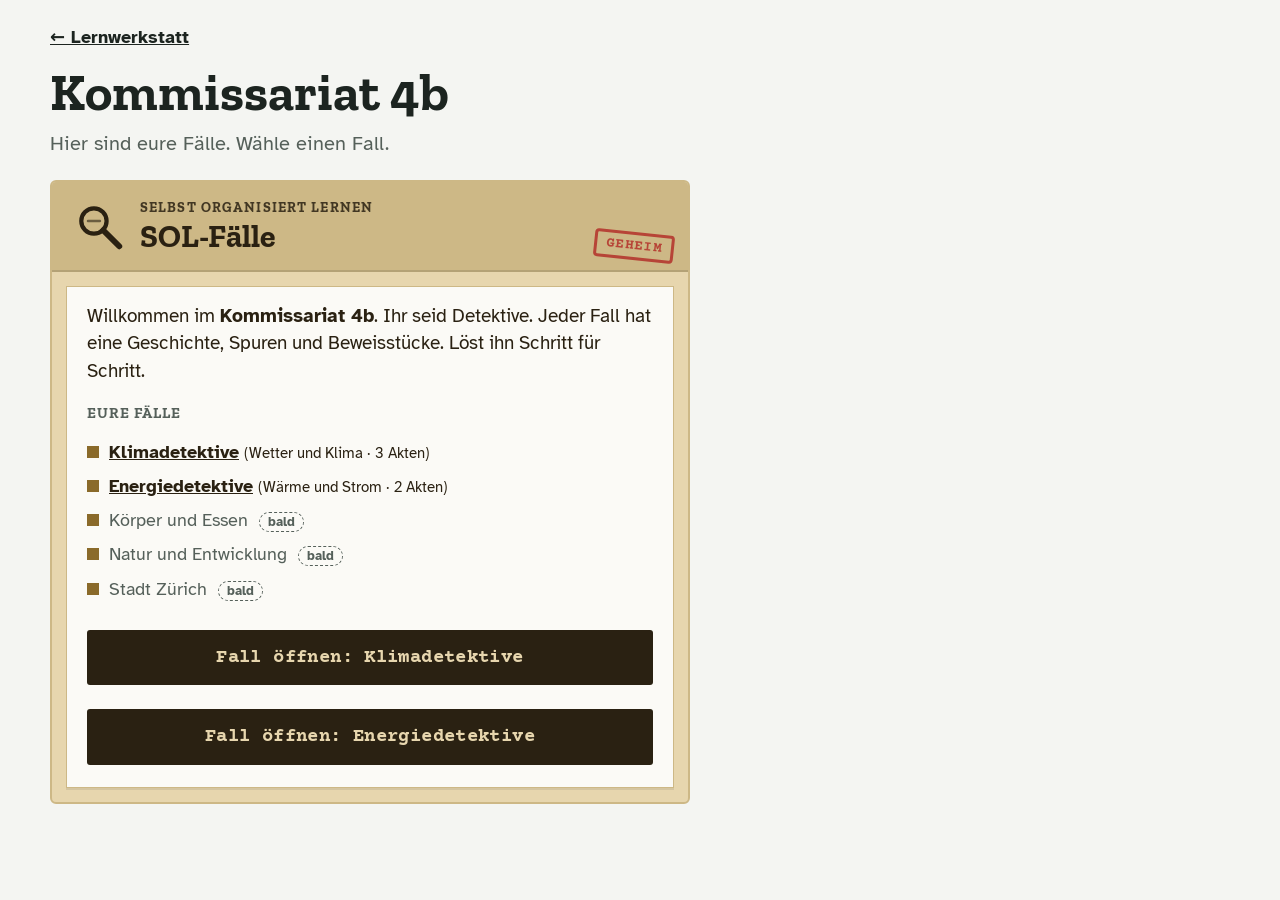
<file: landing/kommissariat.html>
<!doctype html>
<html lang="de-CH">
<head>
<meta charset="utf-8">
<meta name="viewport" content="width=device-width,initial-scale=1">
<title>Kommissariat 4b</title>
<meta name="description" content="Kommissariat 4b: die SOL-Detektivfälle der Klasse 4b.">
<link rel="preconnect" href="https://fonts.googleapis.com"><link rel="preconnect" href="https://fonts.gstatic.com" crossorigin>
<link rel="stylesheet" href="https://fonts.googleapis.com/css2?family=Andika:wght@400;700&family=Zilla+Slab:wght@600;700&family=Atkinson+Hyperlegible:ital,wght@0,400;0,700;1,400&family=Courier+Prime:wght@400;700&family=Caveat:wght@600;700&display=swap">
<style>
/* Startseite: drei Bereiche mit gleichem Aufbau (Kopfband, Titel, Satz, Liste, Knopf), aber je eigener Farbe, Schrift und Form.
   Wetterstation = blau, rund, Messgerät. SOL = Aktenbeige, eckig, Stempel. FreiDay = grün/sonnengelb, Wegmarke, Handschrift. */
:root{--bg:#f4f5f2;--ink:#1c2420;--muted:#55605a;--card:#fff;--line:#d9ddd6;
 --w:#1f6fb5;--w-soft:#dcebf8;--w-ink:#0d2b47;
 --s:#8a6a2a;--s-soft:#e7d6ae;--s-edge:#cdb886;--s-paper:#fbfaf6;--s-ink:#2a2112;--stamp:#b3302a;
 --f:#2c7a4b;--f-soft:#def0e2;--f-sun:#f2c14e;--f-ink:#10301d;
 --f-body:"Atkinson Hyperlegible",system-ui,-apple-system,"Segoe UI",sans-serif;color-scheme:light}
@media(prefers-color-scheme:dark){:root:not([data-theme="light"]){--bg:#121513;--ink:#eef1ee;--muted:#a9b2ab;--card:#1b1f1c;--line:#343b36;--w-soft:#1b3047;--w-ink:#dcebf8;--s-soft:#3a3322;--s-edge:#5d5236;--s-paper:#24211a;--s-ink:#f0e6cc;--f-soft:#1d3426;--f-ink:#def0e2;color-scheme:dark}
 .kx a{color:#8ec3f0;border-color:#8ec3f0}
 :root:not([data-theme="light"]) .b-s .btn{background:var(--s-soft);color:var(--s-ink)}}
*{box-sizing:border-box}
body{margin:0;background:var(--bg);color:var(--ink);font-family:var(--f-body);font-size:18px;line-height:1.45;padding:24px max(16px,env(safe-area-inset-right,0px)) 40px max(16px,env(safe-area-inset-left,0px))}
.wrap{max-width:1180px;margin:0 auto}
header.top{margin:8px 0 22px}
.hilfe{position:absolute;top:0;right:0;width:44px;height:44px;border-radius:50%;border:2px solid var(--line);background:var(--card);color:var(--muted);display:flex;align-items:center;justify-content:center;font:700 22px/1 system-ui,sans-serif;text-decoration:none}
.hilfe:hover{color:var(--ink);border-color:var(--muted)}
.hilfe:focus-visible{outline:3px solid var(--ink);outline-offset:3px}
header.top h1{margin:0;font-family:"Zilla Slab",Georgia,serif;font-size:clamp(32px,5vw,52px);line-height:1.1}
header.top p{margin:8px 0 0;color:var(--muted);font-size:20px;max-width:46ch}
.grid{display:grid;gap:22px;grid-template-columns:repeat(3,minmax(0,1fr));align-items:stretch}
@media(max-width:980px){.grid{grid-template-columns:minmax(0,1fr)}}
/* gemeinsamer Aufbau */
.bereich{display:flex;flex-direction:column;background:var(--card);border:2px solid var(--line);overflow:hidden;min-width:0}
.band{position:relative;display:flex;align-items:center;gap:14px;padding:16px 20px}
.band svg{flex:none;width:54px;height:54px}
.band small{display:block;font-size:14px;font-weight:700;letter-spacing:.08em;text-transform:uppercase;opacity:.85}
.band h2{margin:0;font-size:clamp(26px,3vw,32px);line-height:1.1}
.body{padding:18px 20px 22px;display:flex;flex-direction:column;gap:14px;flex:1}
.body>p{margin:0;font-size:19px}
.body h3{margin:4px 0 0;font-size:15px;letter-spacing:.06em;text-transform:uppercase;color:var(--muted)}
.liste{list-style:none;margin:0;padding:0;display:grid;gap:8px}
.liste li{display:flex;gap:10px;align-items:flex-start}
.liste li i{flex:none;width:12px;height:12px;margin-top:7px}
.liste .bald{color:var(--muted)}
.liste .bald em{font-style:normal;font-size:13px;font-weight:700;padding:1px 8px;border:1.5px dashed currentColor;border-radius:99px;margin-left:6px;white-space:nowrap}
.btn{display:inline-flex;align-items:center;justify-content:center;gap:8px;margin-top:auto;padding:14px 22px;font:inherit;font-weight:700;font-size:19px;text-decoration:none;min-height:52px;text-align:center}
.btn:focus-visible,.kx a:focus-visible,.liste a:focus-visible{outline:3px solid var(--ink);outline-offset:3px}
.spacer{flex:1}
/* WETTERSTATION */
.b-w{border-radius:26px;border-color:var(--w);font-family:"Andika",var(--f-body)}
.b-w .band{background:var(--w);color:#fff}
.b-w .liste li i{border-radius:50%;background:var(--w)}
.b-w .btn{background:var(--w);color:#fff;border-radius:99px}
.b-w .live{display:flex;gap:10px;align-items:center;background:var(--w-soft);color:var(--w-ink);border-radius:16px;padding:10px 14px;font-size:17px}
.b-w .live b{white-space:nowrap;font-size:28px;font-variant-numeric:tabular-nums}
.b-w .live .dot{width:10px;height:10px;border-radius:50%;background:#9aa3a3;flex:none}.b-w .live.on .dot{background:#1d9d6a}
.kx{display:flex;flex-wrap:wrap;gap:8px;margin:0;padding:0;list-style:none}
.kx a{display:inline-block;padding:5px 12px;border-radius:99px;border:2px solid var(--w);color:var(--w);font-weight:700;text-decoration:none;font-size:16px}
.kx a:hover{background:var(--w-soft)}
/* SOL */
.b-s{border-radius:6px;border-color:var(--s-edge);background:var(--s-soft);color:var(--s-ink);position:relative;font-family:"Zilla Slab",Georgia,serif}
.b-s .band{background:var(--s-edge);color:var(--s-ink);border-bottom:2px solid rgba(0,0,0,.12)}
.b-s .band h2{font-family:"Zilla Slab",Georgia,serif;font-weight:700}
.b-s .body{background:var(--s-paper);margin:14px;border:1px solid var(--s-edge);box-shadow:0 2px 0 rgba(0,0,0,.08);padding-top:16px;position:relative}
.b-s .body>p,.b-s .liste{font-family:var(--f-body)}
.b-s .liste li i{border-radius:0;background:var(--s)}
.b-s .btn{background:var(--s-ink);color:var(--s-soft);border-radius:3px;font-family:"Courier Prime","Courier New",monospace;letter-spacing:.02em}
.stempel{position:absolute;bottom:10px;right:14px;transform:rotate(6deg);border:3px solid var(--stamp);color:var(--stamp);font:700 14px "Courier Prime",monospace;letter-spacing:.1em;padding:3px 9px;border-radius:4px;opacity:.85}
.b-s .liste a,.b-f .liste a{color:inherit;font-weight:700}
/* FREIDAY */
.b-f{border-radius:8px 8px 40px 8px;border-color:var(--f);background:var(--card)}
.b-f .band{background:var(--f);color:#fff;position:relative}
.b-f .band h2{font-family:"Caveat","Atkinson Hyperlegible",cursive;font-size:clamp(34px,4vw,42px);font-weight:700}
.b-f .band::after{content:"";position:absolute;left:0;right:0;bottom:-7px;height:14px;background:radial-gradient(circle at 10px 0,var(--f) 9px,transparent 10px) 0 0/20px 14px repeat-x}
.b-f .body{padding-top:26px}
.b-f .liste li i{width:14px;height:14px;transform:rotate(45deg);background:var(--f-sun);border:2px solid var(--f);margin-top:6px}
.b-f .btn{background:var(--f-sun);color:#2a2000;border-radius:14px 14px 14px 4px;border:2px solid var(--f)}
.logbuch{background:var(--f-soft);color:var(--f-ink);border-left:6px solid var(--f-sun);padding:10px 14px;border-radius:0 12px 12px 0;font-family:"Caveat",cursive;font-size:23px;line-height:1.25}
.sdg{display:flex;flex-wrap:wrap;gap:6px}
.sdg span{font-size:14px;font-weight:700;padding:2px 9px;border-radius:6px;background:var(--f-soft);color:var(--f-ink)}
.fuss{margin:30px 0 0;color:var(--muted);font-size:15px}
.fuss a{color:inherit}
.one{max-width:640px}
.zur{display:inline-block;margin-bottom:6px;font-weight:700;color:inherit}
.zur:focus-visible{outline:3px solid var(--ink);outline-offset:3px}
</style>
<script>
/* Kommissariat-Kurzlinks: /k#k = Klimadetektive, /k#e = Energiedetektive, mit Zahl direkt zur Akte (/k#k3, /k#e2) */
(function(){var m=/^#([ke])([1-9])?$/.exec(location.hash);if(!m)return;
 location.replace((m[1]==='k'?'/detektive':'/energie')+(m[2]?'#'+m[2]:''))})();
</script>
</head>
<body>
<div class="wrap">
 <a class="zur" href="/sol">← Lernwerkstatt</a>
 <header class="top">
  <h1>Kommissariat 4b</h1>
  <p>Hier sind eure Fälle. Wähle einen Fall.</p>
 </header>

 <main class="one">
  <!-- SOL -->
  <section class="bereich b-s" aria-labelledby="h-s">
   <div class="band">
    <svg viewBox="0 0 64 64" aria-hidden="true"><circle cx="26" cy="26" r="15" fill="none" stroke="currentColor" stroke-width="5"/><path d="M37 37 L56 56" stroke="currentColor" stroke-width="7" stroke-linecap="round"/><path d="M19 26h14" stroke="currentColor" stroke-width="3" stroke-linecap="round" opacity=".6"/></svg>
    <div><small>Selbst organisiert lernen</small><h2 id="h-s">SOL-Fälle</h2></div>
    <span class="stempel" aria-hidden="true">GEHEIM</span>
   </div>
   <div class="body">
    <p>Willkommen im <b>Kommissariat 4b</b>. Ihr seid Detektive. Jeder Fall hat eine Geschichte, Spuren und Beweisstücke. Löst ihn Schritt für Schritt.</p>
    <h3>Eure Fälle</h3>
    <ul class="liste">
     <li><i></i><span><a href="/detektive">Klimadetektive</a> <small>(Wetter und Klima · 3 Akten)</small></span></li>
     <li><i></i><span><a href="/energie">Energiedetektive</a> <small>(Wärme und Strom · 2 Akten)</small></span></li>
     <li class="bald"><i></i><span>Körper und Essen <em>bald</em></span></li>
     <li class="bald"><i></i><span>Natur und Entwicklung <em>bald</em></span></li>
     <li class="bald"><i></i><span>Stadt Zürich <em>bald</em></span></li>
    </ul>
    <span class="spacer"></span>
    <a class="btn" href="/detektive">Fall öffnen: Klimadetektive</a>
    <a class="btn" href="/energie" style="margin-top:10px">Fall öffnen: Energiedetektive</a>
   </div>
  </section>
 </main>
</div>

</body>
</html>
</file>
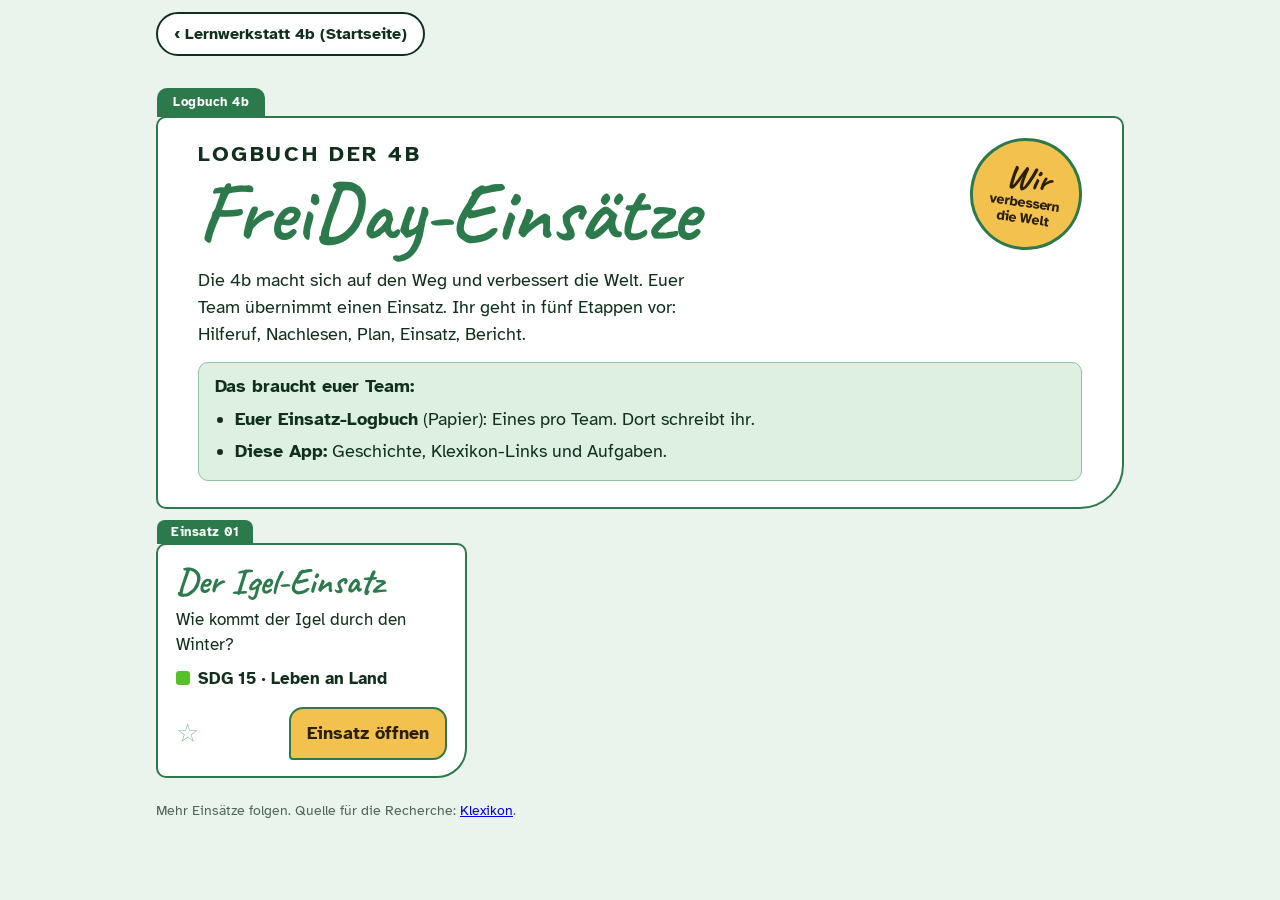
<file: wetter/einsaetze.html>
<!doctype html>
<html lang="de-CH">
<head>
<meta charset="utf-8">
<meta name="viewport" content="width=device-width,initial-scale=1">
<title>FreiDay-Einsätze 4b</title>
<link rel="preconnect" href="https://fonts.googleapis.com"><link rel="preconnect" href="https://fonts.gstatic.com" crossorigin>
<link rel="stylesheet" href="https://fonts.googleapis.com/css2?family=Zilla+Slab:wght@600;700&family=Atkinson+Hyperlegible:ital,wght@0,400;0,700;1,400&family=Caveat:wght@600;700&display=swap">
<style>
/* FreiDay-Einsätze: Stil «Wegmarke» (grün, sonnengelb, Handschrift). Basis-Layout stammt von den Klimadetektiven, Farben und Formen sind unten im Block «FreiDay-Look» überschrieben. */
:root{--desk:#dde3de;--folder:#e7d6ae;--folder-edge:#cdb886;--paper:#fbfaf6;--ink:#1c2420;--muted:#5b6660;--rule:#d4d9d3;--stamp:#b3302a;--ok:#1d7f4c;--ok-soft:#ddf0e3;--bad:#b3302a;--bad-soft:#f8e1dd;--hl:#f2d24b;--hl-soft:#f7ebb0;--blue:#2d62c4;--orange:#c9661a;--cold:#cfe0f7;
 --f-display:"Zilla Slab",Rockwell,Georgia,serif;--f-body:"Atkinson Hyperlegible",system-ui,-apple-system,"Segoe UI",sans-serif;--f-type:"Courier Prime","Courier New",ui-monospace,monospace;color-scheme:light}
*{box-sizing:border-box}
[hidden]{display:none!important}
html{-webkit-text-size-adjust:100%}
body{margin:0;background:var(--desk);color:var(--ink);font-family:var(--f-body);font-size:18px;line-height:1.5}
main{max-width:1000px;margin:0 auto;padding:30px max(16px,env(safe-area-inset-right,0px)) 40px max(16px,env(safe-area-inset-left,0px))}
h1,h2,h3{margin:0;text-wrap:balance}
p{margin:6px 0}
button{font:inherit;color:inherit;cursor:pointer}
button:focus-visible,input:focus-visible,summary:focus-visible,a:focus-visible{outline:3px solid var(--blue);outline-offset:2px}
.muted{color:var(--muted);font-size:.9rem}
.lbl{font-family:var(--f-type);font-size:13px;letter-spacing:.08em;text-transform:uppercase;color:var(--muted)}

/* Titelblatt */
.cover{background:var(--folder);border:1px solid var(--folder-edge);border-radius:4px 14px 14px 14px;padding:26px clamp(18px,4vw,40px) 26px;position:relative;display:flex;flex-direction:column;gap:14px;margin-top:30px}
.cover::before{content:"Aktenzeichen 4b.K.1";position:absolute;top:-30px;left:-1px;background:var(--folder);border:1px solid var(--folder-edge);border-bottom:0;border-radius:10px 10px 0 0;padding:5px 16px 4px;font-family:var(--f-type);font-size:13px;color:var(--muted)}
.cover h1{font-family:var(--f-display);font-weight:700;font-size:clamp(40px,8vw,72px);line-height:.98;letter-spacing:-.01em}
.cover h1 span{display:block;font-size:.34em;letter-spacing:.14em;text-transform:uppercase;font-family:var(--f-type);font-weight:700;color:var(--muted);margin-bottom:8px}
.cover p{max-width:44ch;margin:0}
.bigstamp{position:absolute;right:clamp(14px,4vw,40px);top:22px;border:4px solid var(--stamp);color:var(--stamp);font-family:var(--f-type);font-weight:700;font-size:clamp(13px,2.2vw,19px);letter-spacing:.12em;padding:6px 12px;border-radius:6px;transform:rotate(-9deg);text-align:center;line-height:1.15;opacity:.85;animation:slam .5s cubic-bezier(.3,1.4,.6,1)}
.bigstamp b{display:block;font-size:2em;letter-spacing:.04em}
@keyframes slam{0%{transform:rotate(-9deg) scale(2.2);opacity:0}60%{transform:rotate(-9deg) scale(.94);opacity:.95}100%{transform:rotate(-9deg) scale(1);opacity:.85}}
@media (prefers-reduced-motion:reduce){.bigstamp{animation:none}}
@media (max-width:620px){.bigstamp{position:static;align-self:flex-start;transform:rotate(-4deg);animation:none}}
.now{display:flex;flex-wrap:wrap;align-items:baseline;gap:4px 14px;background:var(--paper);border:1px solid var(--folder-edge);border-radius:10px;padding:10px 14px;align-self:flex-start}
.now b{font-family:var(--f-display);font-size:1.7rem;line-height:1}
.now small{color:var(--muted);font-family:var(--f-type);font-size:13px}

/* Akten (Fälle) */
.files{display:grid;grid-template-columns:repeat(3,minmax(0,1fr));gap:34px 18px;margin-top:34px}
@media (max-width:860px){.files{grid-template-columns:repeat(2,minmax(0,1fr))}}
@media (max-width:540px){.files{grid-template-columns:1fr}}
.file{position:relative;background:var(--folder);border:1px solid var(--folder-edge);border-radius:0 10px 10px 10px;padding:18px 18px 16px;display:flex;flex-direction:column;gap:8px;min-width:0}
.file .tab{position:absolute;top:-25px;left:-1px;background:var(--folder);border:1px solid var(--folder-edge);border-bottom:0;border-radius:8px 8px 0 0;padding:3px 14px 2px;font-family:var(--f-type);font-size:13px;font-weight:700}
.file h3{font-family:var(--f-display);font-weight:700;font-size:28px;line-height:1.05;text-transform:none;letter-spacing:0;color:var(--ink);margin:0}
.file p{margin:0;color:var(--muted);font-size:17px}
.file .foot{display:flex;justify-content:space-between;align-items:center;gap:10px;margin-top:auto;padding-top:8px}
.stars{font-size:26px;line-height:1;color:var(--folder-edge)}
.stars.on{color:var(--stamp)}
.open{background:var(--ink);color:var(--paper);border:0;border-radius:8px;padding:11px 16px;font-weight:700;min-height:46px}
.open:hover{filter:brightness(1.2)}
.solvedst{position:absolute;right:12px;top:10px;border:3px solid var(--stamp);color:var(--stamp);font-family:var(--f-type);font-weight:700;font-size:14px;letter-spacing:.12em;padding:2px 8px;border-radius:4px;transform:rotate(8deg);opacity:.85}

/* Spielleiste und Karte */
.gbar{display:flex;align-items:center;gap:14px;flex-wrap:wrap;background:var(--folder);border:1px solid var(--folder-edge);border-radius:12px;padding:12px 16px;margin-bottom:16px}
.gbar .ttl{font-family:var(--f-display);font-weight:700;font-size:28px;flex:1;min-width:0;line-height:1.1}
.gbar .ttl small{display:block;font-family:var(--f-type);font-size:12px;letter-spacing:.08em;color:var(--muted);text-transform:uppercase;font-weight:400}
.back{background:var(--paper);border:1px solid var(--folder-edge);border-radius:8px;padding:10px 14px;min-height:46px;font-weight:700}
.back:hover{border-color:var(--ink)}
.qcard{background:var(--paper);border:1px solid var(--rule);border-radius:4px 14px 14px 14px;padding:clamp(16px,3.5vw,30px);box-shadow:0 1px 0 var(--rule),0 8px 24px rgba(20,30,25,.08)}
h3{font-family:var(--f-type);font-size:13px;letter-spacing:.08em;text-transform:uppercase;color:var(--muted);font-weight:700;margin:18px 0 6px}
.q{font-family:var(--f-display);font-size:clamp(24px,3.6vw,30px);font-weight:700;line-height:1.2;margin:20px 0 6px}
.steps{display:flex;gap:6px;margin:0 0 4px;padding:0;list-style:none}
.steps li{flex:1;display:flex;flex-direction:column;gap:5px;font-family:var(--f-type);font-size:13px;font-weight:700;color:var(--muted)}
.steps li::before{content:"";height:10px;border-radius:3px;background:var(--rule)}
.steps li.done::before{background:var(--ok)}
.steps li.on::before{background:var(--ink)}
.steps li.on{color:var(--ink)}
.steps li i{display:none}

/* Auswahl */
.chips{display:flex;flex-wrap:wrap;gap:8px;margin:6px 0 4px}
.chip{display:flex;flex-direction:column;align-items:flex-start;justify-content:center;min-height:52px;padding:6px 16px;border:2px solid var(--rule);border-radius:10px;background:var(--desk);font-weight:700;line-height:1.15;font-size:18px}
.chip small{font-weight:400;font-size:13px;color:var(--muted);font-family:var(--f-type)}
.chip:hover:not(:disabled){border-color:var(--ink)}
.chip[aria-pressed=true]{background:var(--ink);color:var(--paper);border-color:var(--ink)}
.chip[aria-pressed=true] small{color:#cfd6d1}
.chip:disabled{opacity:.4;cursor:not-allowed}
.chips input[type=date]{font:inherit;min-height:52px;border:2px solid var(--rule);border-radius:10px;padding:4px 10px;background:var(--desk);color:var(--ink)}
.opts{display:grid;gap:10px;margin:10px 0}
.opts.two{grid-template-columns:repeat(auto-fit,minmax(210px,1fr))}
.opt{display:flex;align-items:center;gap:12px;width:100%;min-height:68px;padding:12px 16px;border:2px solid var(--rule);border-radius:10px;background:var(--desk);text-align:left;font-weight:700;font-size:20px;line-height:1.2;transition:transform .08s}
.opt small{display:block;font-family:var(--f-type);font-weight:400;font-size:14px;color:var(--muted)}
.opt:hover{border-color:var(--ink);transform:translateY(-1px)}
.opt[aria-pressed=true]{border-color:var(--ink);background:var(--hl-soft);box-shadow:inset 6px 0 0 var(--ink)}
.load{padding:18px;border:2px dashed var(--muted);border-radius:12px;text-align:center;font-family:var(--f-type);font-weight:700;margin:16px 0}

/* Rückmeldung wie ein Stempel auf dem Blatt */
.fb{position:relative;border:2px solid var(--ok);border-radius:10px;padding:12px 16px;margin:16px 0 8px;background:var(--ok-soft)}
.fb.near{border-color:var(--folder-edge);background:var(--hl-soft)}
.fb.no{border-color:var(--bad);background:var(--bad-soft)}
.fb strong{display:block;font-family:var(--f-display);font-size:26px;line-height:1.15;padding-right:0}
.fb .stp{position:absolute;right:12px;top:-14px;background:var(--paper);border:3px solid var(--ok);color:var(--ok);font-family:var(--f-type);font-weight:700;font-size:13px;letter-spacing:.1em;text-transform:uppercase;padding:1px 8px;border-radius:4px;transform:rotate(4deg)}
.fb:focus{outline:none}
.fb.info{background:#fff;border-color:var(--ink)}
.rot{color:#d62828;font-weight:700}.blau{color:#1d4ed8;font-weight:700}
.auftrag{border:2px solid var(--ink);border-radius:10px;padding:6px 16px 14px;background:#fff;margin:14px 0}
.auftrag ol{margin:6px 0 10px;padding-left:24px;display:flex;flex-direction:column;gap:8px;font-size:1.05rem}
.chk{display:flex;align-items:center;gap:12px;padding:10px 14px;border:2px solid var(--rule);border-radius:10px;background:var(--desk);margin:8px 0;cursor:pointer;font-weight:700;min-height:54px}
.chk input{width:28px;height:28px;flex:none;accent-color:var(--ink);margin:0}
.chk:has(input:checked){background:var(--ok-soft);border-color:var(--ok)}
.btn:disabled{opacity:.4;cursor:not-allowed;filter:none}
.explore{border:1px dashed var(--muted);border-radius:10px;padding:6px 14px;margin:16px 0}
.orte{display:grid;grid-template-columns:repeat(3,minmax(0,1fr));gap:10px;margin:10px 0}
.ort{border:2px solid var(--ink);border-radius:10px;padding:10px 6px;text-align:center;background:#fff;display:flex;flex-direction:column;gap:2px}
.ort b{font-family:var(--f-display);font-size:1.25rem}
.ort small{color:var(--muted);font-family:var(--f-type);font-size:12px}
.ort .t{font-family:var(--f-display);font-weight:700;font-size:clamp(22px,5vw,34px);line-height:1.2}
.day.a{border-top:8px solid #d62828}.day.b{border-top:8px solid #1d4ed8}
.day.win.a{border-top-color:#d62828}.day.win.b{border-top-color:#1d4ed8}

@media (prefers-reduced-motion:no-preference){.fb{animation:pop .25s ease-out}@keyframes pop{from{transform:scale(.97);opacity:.4}}}
.fail{border:2px solid var(--bad);border-radius:10px;padding:12px 16px;background:var(--bad-soft);margin:16px 0}
.btn{min-height:50px;padding:10px 20px;border:0;border-radius:10px;background:var(--ink);color:var(--paper);font-weight:700}
.btn:hover{filter:brightness(1.2)}
.btn.light{background:var(--paper);color:var(--ink);border:2px solid var(--rule)}
.btn.light:hover{border-color:var(--ink);filter:none}
.fig{border:1px solid var(--rule);border-radius:10px;padding:8px;margin:12px 0;background:#fff}
.fig svg{display:block;width:100%;height:auto}
.legend{display:flex;flex-wrap:wrap;gap:6px 18px;margin:4px 0 0;font-weight:700;font-size:.95rem}
.legend i{display:inline-block;width:26px;height:0;border-top:5px solid #d62828;vertical-align:middle;margin-right:6px;border-radius:3px}
.legend i.b{border-top:5px dashed #1d4ed8}
.cells{display:flex;flex-wrap:wrap;gap:8px;margin:6px 0}
.cell{min-width:68px;flex:1 1 68px;text-align:center;border:1px solid var(--folder-edge);border-radius:8px;padding:4px 6px;background:var(--folder)}
.cell span{display:block;font-family:var(--f-type);font-size:12px;color:var(--muted)}
.cell b{font-family:var(--f-type);font-size:1.25rem}
.tabs{overflow-x:auto}
table{border-collapse:collapse;width:100%;min-width:480px;margin:6px 0;font-family:var(--f-type)}
th,td{border:1px solid var(--folder-edge);padding:6px;text-align:center}
th{background:var(--folder);font-size:.85rem}
td.l{text-align:left;font-weight:700;white-space:nowrap;background:var(--paper)}
.two-days{display:grid;grid-template-columns:1fr 1fr;gap:10px;margin:12px 0}
.day{border:2px solid var(--rule);border-radius:10px;padding:10px 12px;text-align:center;background:var(--paper)}
.day.win{background:var(--hl-soft);border-color:var(--ink)}
.day h4{margin:0;font-family:var(--f-type);font-size:.95rem}
.day .big{font-family:var(--f-display);font-size:2.1rem;font-weight:700;line-height:1.2}
.day small{display:block;color:var(--muted);font-size:.9rem}
.note{border:2px dashed var(--muted);border-radius:10px;background:#fffdf2;padding:12px 16px;margin:18px 0;font-family:var(--f-type);font-size:1.02rem}
.note>b:first-child{display:block;margin-bottom:4px;font-family:var(--f-display);font-size:1.3rem}
.note p{margin:6px 0;line-height:1.7}
.tagb{display:inline-block;background:var(--hl-soft);border:2px solid var(--ink);border-radius:8px;padding:6px 14px;margin:6px 0;font-size:1.1rem}
.kap{position:relative;background:#fffdf2;border:2px solid var(--folder-edge);border-left:8px solid var(--ink);border-radius:4px 12px 12px 4px;padding:20px clamp(14px,3vw,22px) 12px;margin:30px 0 18px}
.kaptag{position:absolute;right:12px;top:-14px;background:var(--ink);color:var(--paper);font-family:var(--f-type);font-weight:700;font-size:13px;letter-spacing:.1em;text-transform:uppercase;padding:2px 10px;border-radius:4px}
.kap .kaph{font-family:var(--f-display);font-size:1.4rem;letter-spacing:0;text-transform:none;color:var(--ink);margin:0 0 6px}
.kap p{margin:8px 0;line-height:1.7;font-size:1.05rem}
.need{background:var(--paper);border:1px solid var(--folder-edge);border-radius:10px;padding:10px 16px;align-self:stretch}.need ul{margin:6px 0 2px 20px;padding:0}.need li{margin:5px 0;line-height:1.5}
.beweis{position:relative;background:var(--paper);border:2px solid var(--folder-edge);border-left:8px solid var(--stamp);border-radius:4px 12px 12px 4px;padding:20px clamp(14px,3vw,22px) 14px;margin:14px 0 20px}
.bwtag{position:absolute;right:12px;top:-14px;background:var(--paper);border:3px solid var(--stamp);color:var(--stamp);font-family:var(--f-type);font-weight:700;font-size:13px;letter-spacing:.1em;text-transform:uppercase;padding:1px 8px;border-radius:4px;transform:rotate(-2deg)}
.beweis .bwh{font-family:var(--f-display);font-size:1.4rem;letter-spacing:0;text-transform:none;color:var(--ink);margin:0 0 6px}
.beweis p{margin:8px 0;line-height:1.7;font-size:1.05rem}
.beweis .quelle{font-size:.95rem;margin:12px 0 0;color:var(--muted)}.beweis .quelle a{color:var(--ink);font-weight:700}
.merk{background:var(--hl-soft);border-radius:8px;padding:8px 14px;margin-top:12px}
.merk ul{margin:4px 0 2px 18px;padding:0}.merk li{margin:3px 0;line-height:1.5}
.spur{border:2px dashed var(--muted);border-radius:10px;background:#fff;padding:6px 16px;margin:10px 0}
.spur p{margin:8px 0;line-height:1.6}
.blank{display:inline-block;min-width:3.2em;border-bottom:3px solid var(--ink);text-align:center;padding:0 6px;font-weight:700}
.think{border-left:6px solid var(--stamp);padding:4px 12px;margin:12px 0;font-family:var(--f-display);font-size:1.3rem;font-weight:700}
.actions{display:flex;flex-wrap:wrap;gap:10px;margin:16px 0 4px}
#map{height:320px;border:1px solid var(--rule);border-radius:10px;margin:8px 0}
.leaflet-tooltip.lbl{font-family:var(--f-body);font-weight:700;font-size:15px;color:#14211f;border:2px solid #14211f;border-radius:8px;text-transform:none;letter-spacing:0}
details{margin:10px 0}
tr.dim td{color:var(--muted)}
summary{cursor:pointer;font-weight:700;min-height:36px}
footer{max-width:1000px;margin:0 auto;padding:0 16px 30px;color:var(--muted);font-size:.85rem;font-family:var(--f-type)}
footer a{color:inherit}
@media (max-width:520px){body{font-size:17px}.two-days{grid-template-columns:1fr}}

/* FreiDay-Einsätze */
.cover::before{content:"Logbuch 4b"!important}
.todo{margin:8px 0 12px 22px;padding:0}.todo li{margin:6px 0;line-height:1.55}
.klx{display:inline-block;background:var(--ink);color:var(--paper)!important;text-decoration:none;font-weight:700;padding:8px 14px;border-radius:8px;margin:4px 0}
.rollen{display:grid;gap:14px;margin:12px 0}
.rolle{position:relative;border:2px solid var(--ink);border-radius:10px;padding:12px 16px 8px 64px;background:#fff}
.rbadge{position:absolute;left:14px;top:12px;width:38px;height:38px;border-radius:50%;background:var(--ink);color:var(--paper);display:flex;align-items:center;justify-content:center;font-family:var(--f-display);font-weight:700;font-size:1.3rem}
.fr{margin:6px 0 4px 20px;padding:0}.fr li{margin:5px 0}
.vier{display:grid;grid-template-columns:1fr 1fr;gap:10px;margin:12px 0}
@media(max-width:560px){.vier{grid-template-columns:1fr}}
.v4{border:2px solid var(--ink);border-radius:10px;padding:8px 14px;background:#fff}.v4 b{font-family:var(--f-display);font-size:1.4rem;display:block}.v4 small{display:block;font-family:var(--f-type);color:var(--muted);text-transform:uppercase;letter-spacing:.06em}
.ideen{display:grid;grid-template-columns:1fr 1fr;gap:10px;margin:12px 0}
@media(max-width:560px){.ideen{grid-template-columns:1fr}}
.idee{position:relative;border:2px dashed var(--muted);border-radius:10px;padding:10px 14px 6px 64px;background:#fff}
.note.warn{border-color:var(--stamp);background:#fdf0ee}
.sdgchip{display:flex;align-items:center;gap:8px;font-family:var(--f-type);font-weight:700;font-size:.9rem}.sdgchip i{display:inline-block;width:14px;height:14px;border-radius:3px}

/* FreiDay-Look: grün und sonnengelb, runde Formen, Handschrift für Titel (passend zur Startseite) */
:root{--desk:#eaf3ec;--folder:#def0e2;--folder-edge:#8fc4a0;--paper:#fff;--ink:#10301d;--muted:#4d6657;--rule:#cfe0d4;--stamp:#2c7a4b;--ok:#2c7a4b;--ok-soft:#def0e2;--hl:#f2c14e;--hl-soft:#fbe9b4;--blue:#1f6fb5;--green:#2c7a4b;--sun:#f2c14e;
 --f-display:"Atkinson Hyperlegible",system-ui,-apple-system,"Segoe UI",sans-serif;--f-type:var(--f-display);--f-hand:"Caveat","Atkinson Hyperlegible",cursive}
.lbl,.chip small,.opt small,.cell span,.ort small,.now small,.v4 small,.gbar .ttl small,.steps li,footer{font-family:var(--f-body)}
.cover{background:#fff;border:2px solid var(--green);border-radius:10px 10px 44px 10px;overflow:visible}
.cover::before{background:var(--green)!important;color:#fff!important;border:0!important;border-radius:10px 10px 0 0!important;font-family:var(--f-body)!important;font-weight:700;letter-spacing:.04em}
.cover h1{font-family:var(--f-hand);font-size:clamp(48px,9vw,84px);line-height:.95;letter-spacing:0;color:var(--green)}
.cover h1 span{font-family:var(--f-body);color:var(--ink);font-size:.26em;letter-spacing:.12em}
.sun{position:absolute;right:clamp(14px,4vw,40px);top:20px;background:var(--sun);color:#2a2000;border:3px solid var(--green);border-radius:50%;width:112px;height:112px;display:flex;flex-direction:column;align-items:center;justify-content:center;text-align:center;font-weight:700;font-size:14px;line-height:1.15;transform:rotate(8deg);padding:8px}
.sun b{font-family:var(--f-hand);font-size:34px;line-height:1}
@media (max-width:620px){.sun{position:static;align-self:flex-start;transform:rotate(-4deg)}}
.now,.need{background:var(--folder);border-color:var(--folder-edge)}
.file{background:#fff;border:2px solid var(--green);border-radius:10px 10px 30px 10px}
.file .tab{background:var(--green);color:#fff;border:0;font-family:var(--f-body);letter-spacing:.04em}
.file h3{font-family:var(--f-hand);font-size:36px;line-height:1;color:var(--green)}
.file p{color:var(--ink)}
.stars{color:var(--folder-edge)}.stars.on{color:#e0a100}
.solvedst{border-color:var(--green);color:var(--green);font-family:var(--f-body)}
.open,.btn{background:var(--sun);color:#2a2000;border:2px solid var(--green);border-radius:14px 14px 14px 4px}
.btn.light{background:#fff;color:var(--ink);border:2px solid var(--green)}
.open:hover,.btn:hover{filter:none;background:#f7d27a}
.gbar{background:var(--green);border-color:var(--green);color:#fff;border-radius:10px 10px 30px 10px}
.gbar .ttl{font-family:var(--f-hand);font-size:36px}.gbar .ttl small{color:#d8efdf}
.back{background:#fff;border:2px solid var(--sun);color:var(--ink);border-radius:12px}
.qcard{border-radius:10px 10px 36px 10px;border:2px solid var(--folder-edge)}
h3{font-family:var(--f-body)}
.steps li.on::before{background:var(--sun);outline:2px solid var(--green)}.steps li.done::before{background:var(--green)}
.chip[aria-pressed=true],.opt[aria-pressed=true]{border-color:var(--green)}
.kap{background:#f4faf5;border:2px solid var(--folder-edge);border-left:8px solid var(--sun);border-radius:4px 14px 14px 4px}
.kaptag{background:var(--green);font-family:var(--f-body);transform:none}
.kap .kaph,.beweis .bwh{font-family:var(--f-hand);font-size:2rem;line-height:1.1;color:var(--green)}
.kap p{font-size:1.1rem}
.auftrag{border-color:var(--green);border-radius:14px 14px 14px 4px;background:#fff}
.chk:has(input:checked){background:var(--ok-soft);border-color:var(--green)}.chk input{accent-color:var(--green)}
.klx{background:var(--green)}
.rolle,.v4{border-color:var(--green);background:#fff}.rbadge{background:var(--green);font-family:var(--f-hand);font-size:1.7rem}
.v4 b{font-family:var(--f-hand);font-size:1.9rem;color:var(--green)}
.idee{border-color:var(--folder-edge);background:#fff}
.beweis{border-color:var(--folder-edge);border-left:8px solid var(--green)}
.bwtag{border-color:var(--green);color:var(--green);font-family:var(--f-body);transform:none}
.fb{border-color:var(--green);background:var(--ok-soft)}.fb .stp{border-color:var(--green);color:var(--green);font-family:var(--f-body)}.fb strong{font-family:var(--f-hand);font-size:2rem;color:var(--green)}
.note.warn{border-color:#c9661a;background:#fdf1e3}
.merk{background:var(--hl-soft)}
.note{background:#fffdf2}
.note>b:first-child{font-family:var(--f-body)}

.homelink{max-width:1000px;margin:0 auto;padding:12px max(16px,env(safe-area-inset-right,0px)) 0 max(16px,env(safe-area-inset-left,0px))}
.homelink a{display:inline-flex;align-items:center;gap:6px;min-height:44px;padding:6px 16px;border-radius:99px;background:#fff;color:var(--ink);border:2px solid var(--ink);font-weight:700;font-size:16px;text-decoration:none}
.homelink a:hover{background:var(--ink);color:#fff}
.homelink a:focus-visible{outline:3px solid var(--blue);outline-offset:2px}
</style>

</head>
<body>
<nav class="homelink" aria-label="Zur Startseite"><a href="https://freiday-4b.vercel.app/">‹ Lernwerkstatt 4b (Startseite)</a></nav>
<main id="app" aria-live="polite"></main>
<script>
/* FreiDay-Einsätze: Geschichte der 4b mit SDG-Bezug. Pro Team ein Einsatz, fünf Etappen, Klexikon als Recherche. */
const KLX=t=>`<a class="klx" href="https://klexikon.zum.de/wiki/${encodeURIComponent(t)}" target="_blank" rel="noopener">Klexikon: ${t} ↗</a>`;
const EINS={
 igel:{nr:1,t:'Der Igel-Einsatz',frage:'Wie kommt der Igel durch den Winter?',sdg:15,sdgn:'Leben an Land',sdgt:'Wir schützen Tiere und ihren Lebensraum an Land.',
  kap:[
   {t:'Der Hilferuf',p:['Mitte November. Der erste Frost kommt. In der grossen Pause ruft ein Kind der 4b: «Kommt schnell! Im Laub liegt ein Igel!» Alle rennen hin. Der Igel ist klein und dünn. Ein Nest hat er auch noch nicht.',
     '«Ohne Nest und ohne Fettpolster wird der Winter für ihn schwer», sagt ein Kind. «Wir müssen etwas tun!»',
     'Im Klassenzimmer hängt eine Karte: <b>SDG 15: Leben an Land</b>. «Wir schützen Tiere an Land. Auch Igel.» Die 4b macht sich auf den Weg.']},
   {t:'Nachlesen',p:['Die 4b will zuerst verstehen: Was weiss man über Igel? Die Kinder lesen im Klexikon. Jedes Kind im Team liest eine andere Seite.','Dann erklärt jedes Kind den anderen, was es gelesen hat. So wird niemand allein klug.']},
   {t:'Der Plan',p:['«Und wie helfen wir dem Igel?», fragt ein Kind. Die Teams schauen zur Tafel. Dort stehen vier Wörter: <b>Warum? Wer? Wie? Was?</b>','Ein guter Plan beantwortet alle vier.']},
   {t:'Der Einsatz',p:['Der Plan steht. Die Teams ziehen Handschuhe an. «Los geht’s!»','«Aber leise», flüstert ein Kind. «Ein Igel braucht Ruhe.»']},
   {t:'Der Bericht',p:['Am Abend ist der Unterschlupf fertig. Die Lehrperson macht ein Foto. «Der Igel hat ein Versteck!» Die Kinder strahlen.','Jetzt erzählt jedes Team der Klasse, wie es das geschafft hat. So lernt die ganze 4b von jedem Projekt. Und die Welt wird ein Stück besser.']}],
  rollen:[
   {k:'A',t:'Igel: Leben und Essen',lk:'Igel',lies:'Lies den Anfang und den Abschnitt <b>«Wie leben unsere Igel und was fressen sie?»</b>',q:['Was frisst der Igel?','Wo schläft der Igel am Tag?','Was macht der Igel bei Gefahr?'],
    a:['Vor allem Insekten (Käfer, Raupen, Ameisen). Auch Regenwürmer und Schnecken.','In einem Nest aus Laub und Ästen.','Er rollt sich zu einer Kugel zusammen.']},
   {k:'B',t:'Winterschlaf',lk:'Winterschlaf',lies:'Lies den Anfang vom Artikel <b>«Winterschlaf»</b>.',q:['Warum halten manche Tiere Winterschlaf?','Was passiert dabei im Körper?','Wovon leben die Tiere im Winter?'],
    a:['Im Winter ist es kalt und es gibt wenig zu fressen.','Die Körpertemperatur sinkt. Atmung und Herzschlag werden langsamer. Das Tier braucht wenig Energie.','Vom Fettvorrat. Sie fressen ihn im Herbst an.']},
   {k:'C',t:'Igel helfen',lk:'Igel',lies:'Lies den Abschnitt <b>«Soll man Igel füttern?»</b>',q:['Was hilft Igeln am besten?','Was darf man einem Igel füttern?','Wann darf man einen Igel füttern?'],
    a:['Ein naturnaher Garten mit genug Futter und Verstecken.','Nur Katzenfutter. Nasses ist besser als trockenes.','Nur wenn es nötig ist. Zum Beispiel wenn er zu früh aufwacht oder ein junger Igel im Herbst noch nicht ein gutes halbes Kilo wiegt.']}],
  merk:['Igel halten Winterschlaf. Dafür brauchen sie im Herbst ein Fettpolster und ein trockenes Versteck.','Am besten hilft ein naturnaher Garten mit Laub, Reisig und Verstecken.','Füttern nur wenn nötig, nur Katzenfutter. Einen Unterschlupf nicht mehr verschieben.'],
  quellen:[['Igel','https://klexikon.zum.de/wiki/Igel'],['Winterschlaf','https://klexikon.zum.de/wiki/Winterschlaf'],['NABU: Unterschlupf für Igel im Winter','https://www.nabu.de/aktiv-werden/naturnah-gaertnern/tiere-im-garten/winterquartiere/unterschlupf-fuer-igel-im-winter']]}
};
const ET=['Hilferuf','Nachlesen','Plan','Einsatz','Bericht'];
const CK={1:'Wir haben die Warum-Frage in unser Logbuch geschrieben.',2:'Alle drei haben ihre Seite dem Team erklärt.',3:'Die Lehrperson hat unseren Plan angeschaut.',4:'Wir haben unseren Unterschlupf gebaut.',5:'Wir haben der Klasse berichtet.'};
let ST={};try{ST=JSON.parse(localStorage.getItem('fd_einsatz')||'{}')||{}}catch(e){}
const save=()=>{try{localStorage.setItem('fd_einsatz',JSON.stringify(ST))}catch(e){}};
const S={view:'home',open:{}};
const done=(id,n)=>!!(ST[id]&&ST[id]['c'+n]);
const cur=id=>{for(let n=1;n<=5;n++)if(!done(id,n))return n;return 6};
const kap=(id,n)=>{const k=EINS[id].kap[n-1];return `<div class="kap"><span class="kaptag">Kapitel ${n}</span><h3 class="kaph">${k.t}</h3>${k.p.map(x=>`<p>${x}</p>`).join('')}</div>`};
const ol=l=>`<ol class="todo">${l.map(x=>`<li>${x}</li>`).join('')}</ol>`;
const box=(t,inner)=>`<div class="auftrag"><h3>${t}</h3>${inner}</div>`;
const chk=(id,n,locked)=>`<label class="chk"><input type="checkbox" data-act="chk" data-id="${id}" data-n="${n}" ${done(id,n)?'checked':''} ${locked?'disabled':''}><span>${CK[n]}</span></label>`;
const stepper=(id)=>{const c=cur(id);return `<ol class="steps" aria-label="Etappen">`+ET.map((t,i)=>`<li class="${i+1===c?'on':i+1<c?'done':''}"><i>${i+1}</i>${t}</li>`).join('')+`</ol>`};
const details=(key,sum,inner)=>`<details class="explore" data-k="${key}" ${S.open[key]?'open':''}><summary>${sum}</summary>${inner}</details>`;

function viewHome(){
 const n=Object.keys(EINS).filter(id=>done(id,5)).length;
 return `<section class="cover"><div class="sun" aria-hidden="true"><b>Wir</b>verbessern<br>die Welt</div>
 <h1><span>Logbuch der 4b</span>FreiDay-Einsätze</h1>
 <p>Die 4b macht sich auf den Weg und verbessert die Welt. Euer Team übernimmt einen Einsatz. Ihr geht in fünf Etappen vor: Hilferuf, Nachlesen, Plan, Einsatz, Bericht.</p>
 <div class="need"><b>Das braucht euer Team:</b><ul><li><b>Euer Einsatz-Logbuch</b> (Papier): Eines pro Team. Dort schreibt ihr.</li><li><b>Diese App:</b> Geschichte, Klexikon-Links und Aufgaben.</li></ul></div></section>
 <div class="files">${Object.entries(EINS).map(([id,e])=>`<div class="file"><span class="tab">Einsatz 0${e.nr}</span><h3>${e.t}</h3><p>${e.frage}</p><p class="sdgchip"><i style="background:#56c02b"></i>SDG ${e.sdg} · ${e.sdgn}</p><div class="foot"><span class="stars ${done(id,5)?'on':''}" aria-label="${done(id,5)?'geschafft':'offen'}">${done(id,5)?'★':'☆'}</span><button class="open" data-act="open" data-v="${id}">Einsatz öffnen</button></div>${done(id,5)?'<span class="solvedst">GESCHAFFT</span>':''}</div>`).join('')}</div>
 <p class="muted" style="margin-top:22px">Mehr Einsätze folgen. Quelle für die Recherche: <a href="https://klexikon.zum.de" target="_blank" rel="noopener">Klexikon</a>.</p>`}

function viewEinsatz(id){
 const e=EINS[id],c=cur(id);let h=`<div class="gbar"><button class="back" data-act="home">← Alle Einsätze</button><div class="ttl"><small>Einsatz 0${e.nr} · SDG ${e.sdg}: ${e.sdgn}</small>${e.t}</div></div><div class="qcard">`+stepper(id);
 /* Etappe 1 */
 h+=kap(id,1)+box('1 · Hilferuf',ol([`Öffnet euer <b>Einsatz-Logbuch</b> (Papier) bei <b>Etappe 1</b>.`,`Lest zusammen die Karte: <b>SDG ${e.sdg} · ${e.sdgn}</b>. ${e.sdgt}`,`Schreibt in euer Logbuch: <b>Warum braucht der Igel Hilfe?</b> Das ist eure Vermutung.`])+chk(id,1));
 /* Etappe 2 */
 if(c>=2){h+=kap(id,2)+box('2 · Nachlesen',ol(['Ihr seid zu dritt. Verteilt die Buchstaben <b>A</b>, <b>B</b> und <b>C</b>.','Öffne den Link bei deinem Buchstaben und lies deine Seite.','Beantworte in deinem Logbuch (Etappe 2) die 3 Fragen bei deinem Buchstaben.','Prüfe deine Antworten mit «Antworten prüfen».','Erkläre dem Team in 1 Minute, was du gelesen hast.'])+
   `<div class="rollen">`+e.rollen.map(r=>`<div class="rolle"><span class="rbadge">${r.k}</span><b>${r.t}</b><p>${r.lies}</p><p><a class="klx" href="https://klexikon.zum.de/wiki/${encodeURIComponent(r.lk)}" target="_blank" rel="noopener">Klexikon: ${r.lk} ↗</a></p><ol class="fr">${r.q.map(q=>`<li>${q}</li>`).join('')}</ol>${details('r'+r.k,'Antworten prüfen',`<ol class="fr">${r.a.map(a=>`<li>${a}</li>`).join('')}</ol>`)}</div>`).join('')+`</div>`+chk(id,2,c<2))}
 /* Etappe 3 */
 if(c>=3){h+=kap(id,3)+box('3 · Plan',ol(['Beantwortet in eurem Logbuch (Etappe 3) die vier Fragen.','Wählt eure Idee: <b>A</b> oder <b>B</b> (siehe unten).','Fragt eure Lehrperson: <b>Wo</b> dürfen wir bauen? Schreibt den Ort in euer Logbuch.','Zeigt eurer Lehrperson den Plan.'])+
   `<div class="vier">`+[['Warum?','Unser Problem','Warum braucht der Igel Hilfe?'],['Wer?','Wem helfen wir? Wer macht was?','Der Igel. Und wer im Team übernimmt welche Aufgabe?'],['Wie?','Das ist unsere Idee','Welchen Unterschlupf bauen wir: A oder B?'],['Was?','Das machen wir konkret','Welches Material brauchen wir? Wann machen wir was?']].map(([a,b,c2])=>`<div class="v4"><b>${a}</b><small>${b}</small><span>${c2}</span></div>`).join('')+`</div>`+
   `<div class="ideen"><div class="idee"><span class="rbadge">A</span><b>Laub- und Reisighaufen</b><p>Material: Totholz, Reisig und Laub.</p><p>Ort: ruhige, geschützte Ecke, zum Beispiel bei einer Hecke oder einem Holzstapel.</p></div><div class="idee"><span class="rbadge">B</span><b>Igelhaus</b><p>Ein Haus aus Holz. Es steht auf zwei kurzen Dachlatten. Dann hat der Igel keine nassen Füsse.</p><p>Kein Stroh und kein Heu hineinlegen. Nimm trockenes Laub.</p></div></div>`+
   `<div class="note"><b>Wichtig:</b><p>Ein Unterschlupf wird im Winter <b>nicht mehr verschoben</b>. Wählt den Ort gut. Eure Lehrperson hilft euch dabei.</p></div>`+chk(id,3,c<3))}
 /* Etappe 4 */
 if(c>=4){h+=kap(id,4)+box('4 · Einsatz',ol(['Sammelt Material (Laub, Reisig, Totholz). Fragt vorher, wo ihr es nehmen dürft.','Baut euren Unterschlupf am gewählten Ort.','Eure Lehrperson macht ein <b>Foto</b>.','Lasst den Unterschlupf danach in Ruhe. Nicht mehr verschieben!'])+`<div class="note warn"><b>Achtung:</b><p>Zieh Handschuhe an. Wenn du einen Igel siehst: <b>nicht anfassen.</b> Sag es sofort deiner Lehrperson.</p></div>`+chk(id,4,c<4))}
 /* Etappe 5 */
 if(c>=5){h+=kap(id,5)+box('5 · Bericht',ol(['Schreibt in eurem Logbuch (Etappe 5) Stichworte für euren Bericht.','Übt: Jedes Kind sagt etwas. Es dauert höchstens 2 Minuten.','Zeigt der Klasse das Foto und erzählt: Warum? Wer? Wie? Was?','Sagt auch: Das haben wir gelernt.'])+chk(id,5,c<5));
   h+=`<div class="beweis"><span class="bwtag">Gelernt</span><h3 class="bwh">Das haben wir herausgefunden</h3><div class="merk"><b>Das merkst du dir:</b><ul>${e.merk.map(m=>`<li>${m}</li>`).join('')}</ul></div><p class="quelle">Quellen: ${e.quellen.map(([t,u])=>`<a href="${u}" target="_blank" rel="noopener">${t}</a>`).join(', ')}</p></div>`}
 if(c>5)h+=`<div class="fb"><span class="stp">Geschafft</span><strong>Gut gemacht!</strong><p>Euer Team hat den Igel-Einsatz geschafft.</p></div>`;
 h+=`<div class="actions"><button class="btn" data-act="home">Zurück zu allen Einsätzen</button><button class="btn light" data-act="again" data-v="${id}">Nochmals von vorn</button></div></div>`;
 return h}
function render(){$('#app').innerHTML=S.view==='home'?viewHome():viewEinsatz(S.view)}
const $=s=>document.querySelector(s);
document.addEventListener('click',e=>{const b=e.target.closest('[data-act]');if(!b||b.tagName==='INPUT')return;const a=b.dataset.act,v=b.dataset.v;
 if(a==='home'){S.view='home';render();scrollTo(0,0)}
 else if(a==='open'){S.view=v;render();scrollTo(0,0)}
 else if(a==='again'){delete ST[v];save();S.open={};render();scrollTo(0,0)}});
document.addEventListener('change',e=>{const i=e.target;if(i.dataset.act!=='chk')return;const id=i.dataset.id,n=+i.dataset.n;ST[id]=ST[id]||{};
 if(i.checked)ST[id]['c'+n]=true;else for(let k=n;k<=5;k++)delete ST[id]['c'+k];save();render();
 const nx=document.querySelector('.kap:last-of-type');if(i.checked&&n<5){const k=document.querySelectorAll('.kap');const last=k[k.length-1];if(last)try{last.scrollIntoView({behavior:'smooth',block:'start'})}catch(x){}}});
document.addEventListener('toggle',e=>{const d=e.target;if(d&&d.classList&&d.classList.contains('explore'))S.open[d.dataset.k]=d.open},true);
render();
</script>
</body>
</html>
</file>
